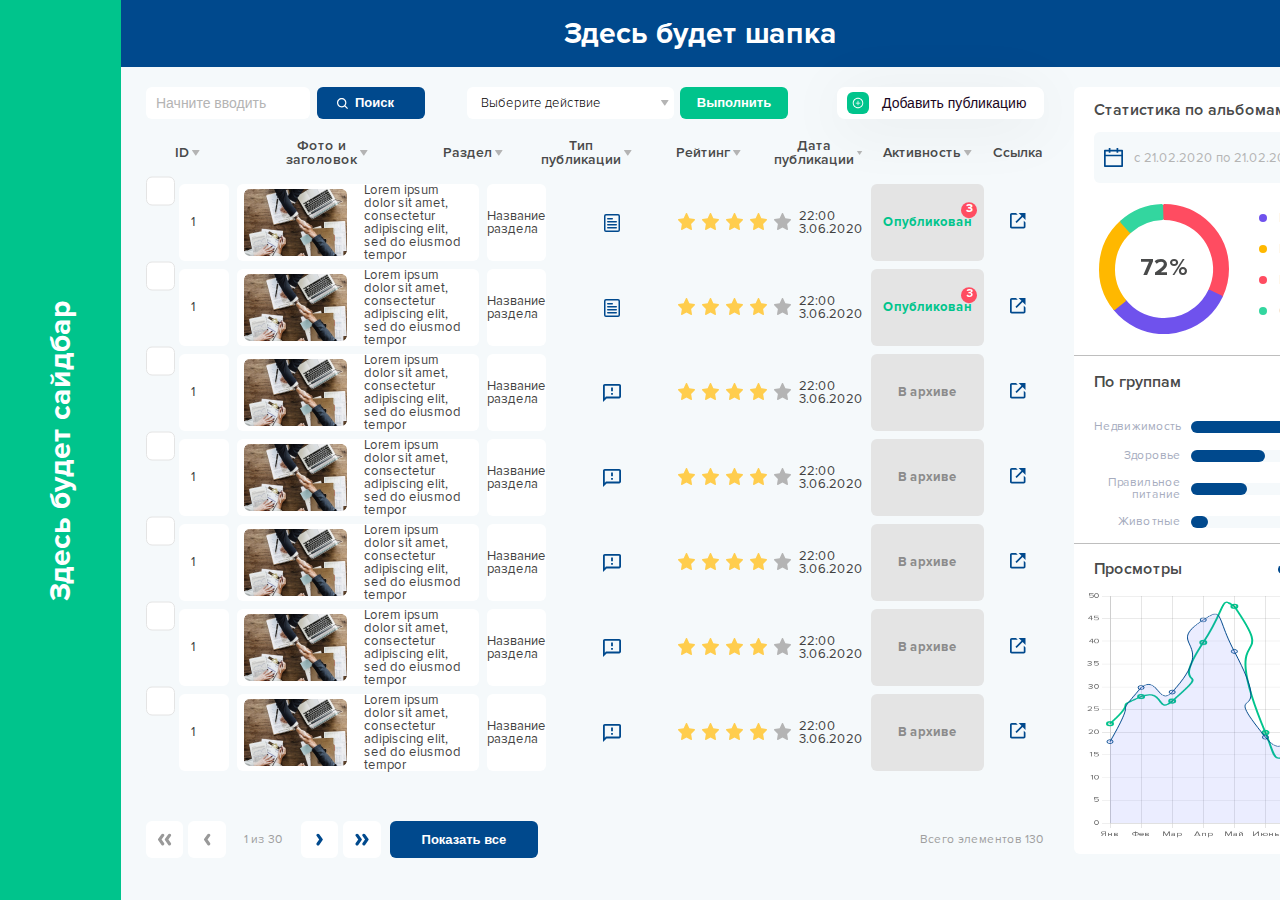
<file: index.html>
<!DOCTYPE html>
<html lang="en">

<head>
    <meta charset="UTF-8">
    <meta http-equiv="X-UA-Compatible" content="IE=edge">
    <meta name="viewport" content="width=device-width, initial-scale=1.0">
    <title>Все апубликации</title>
    <link rel="stylesheet" href="css/nice-select.css">
    <link rel="stylesheet" href="css/datepicker.css">
    <link rel="stylesheet" href="https://cdn.jsdelivr.net/npm/bootstrap@4.6.0/dist/css/bootstrap.min.css" integrity="sha384-B0vP5xmATw1+K9KRQjQERJvTumQW0nPEzvF6L/Z6nronJ3oUOFUFpCjEUQouq2+l" crossorigin="anonymous">
    <link rel="stylesheet" href="css/style.css">
</head>

<body>
    <div class="wrapper">
        <aside class='removed-sidebar'>
            <span>Здесь будет сайдбар</span>
        </aside>
        <main>
            <header class='removed-header'>Здесь будет шапка</header>
            <div class="content">
                <div class="content__left">
                    <div class="content-top">
                        <div class="content-top__left">
                            <div class="search">
                                <input type="text" placeholder="Начните вводить">
                                <button class="blue-btn">
                                    <svg width="11" height="11" viewBox="0 0 11 11" fill="none" xmlns="http://www.w3.org/2000/svg">
                                        <path d="M4.70412 9.40774C5.74783 9.40753 6.76147 9.05814 7.58363 8.41522L10.1685 11L11 10.1686L8.41508 7.58381C9.05837 6.76162 9.40799 5.7478 9.40824 4.70387C9.40824 2.11027 7.29786 0 4.70412 0C2.11039 0 0 2.11027 0 4.70387C0 7.29747 2.11039 9.40774 4.70412 9.40774ZM4.70412 1.17597C6.64986 1.17597 8.23221 2.75823 8.23221 4.70387C8.23221 6.64951 6.64986 8.23177 4.70412 8.23177C2.75838 8.23177 1.17603 6.64951 1.17603 4.70387C1.17603 2.75823 2.75838 1.17597 4.70412 1.17597Z" fill="white"/>
                                    </svg>
                                    <span>Поиск</span>
                                </button>
                            </div>
                            <div class="action">
                                <select class="select">
                                    <option disabled selected value="">Выберите действие</option>
                                    <option value="действие 1">действие 1</option>
                                    <option value="действие 2">действие 2</option>
                                    <option value="действие 3">действие 3</option>
                                </select>
                                <button class="green-btn">Выполнить</button>
                            </div>
                        </div>
                        <div class="content-top__right">
                            <button class="add-article add-btn custom-btn">
                                <i>
                                    <svg width="12" height="12" viewBox="0 0 12 12" fill="none" xmlns="http://www.w3.org/2000/svg">
                                        <path d="M8.15625 5.625H6.375V3.84375C6.375 3.79219 6.33281 3.75 6.28125 3.75H5.71875C5.66719 3.75 5.625 3.79219 5.625 3.84375V5.625H3.84375C3.79219 5.625 3.75 5.66719 3.75 5.71875V6.28125C3.75 6.33281 3.79219 6.375 3.84375 6.375H5.625V8.15625C5.625 8.20781 5.66719 8.25 5.71875 8.25H6.28125C6.33281 8.25 6.375 8.20781 6.375 8.15625V6.375H8.15625C8.20781 6.375 8.25 6.33281 8.25 6.28125V5.71875C8.25 5.66719 8.20781 5.625 8.15625 5.625Z" fill="white"/>
                                        <path d="M6 0.75C3.10078 0.75 0.75 3.10078 0.75 6C0.75 8.89922 3.10078 11.25 6 11.25C8.89922 11.25 11.25 8.89922 11.25 6C11.25 3.10078 8.89922 0.75 6 0.75ZM6 10.3594C3.59297 10.3594 1.64062 8.40703 1.64062 6C1.64062 3.59297 3.59297 1.64062 6 1.64062C8.40703 1.64062 10.3594 3.59297 10.3594 6C10.3594 8.40703 8.40703 10.3594 6 10.3594Z" fill="white"/>
                                    </svg>
                                </i>
                                <span>Добавить публикацию</span>
                            </button>
                        </div>
                    </div>
                    <div class="table">
                        <div class="table__head">
                            <div class="table__head-title">
                                <span>ID</span>
                                <svg class="svg-sort" width="8" height="6" viewBox="0 0 8 6" fill="none" xmlns="http://www.w3.org/2000/svg">
                                    <path d="M3.44095 5.46338C3.47535 5.51334 3.52138 5.5542 3.57508 5.58242C3.62878 5.61064 3.68853 5.62539 3.7492 5.62539C3.80986 5.62539 3.86962 5.61064 3.92331 5.58242C3.97701 5.5542 4.02305 5.51334 4.05745 5.46338L7.43245 0.588375C7.47151 0.532147 7.49442 0.466287 7.49869 0.397952C7.50295 0.329618 7.4884 0.261421 7.45663 0.200773C7.42486 0.140124 7.37707 0.0893432 7.31846 0.0539468C7.25985 0.0185505 7.19267 -0.000107379 7.1242 4.6487e-07H0.374198C0.305889 0.000282618 0.23895 0.0191805 0.180578 0.0546616C0.122207 0.0901427 0.0746116 0.140865 0.0429113 0.201373C0.0112111 0.261881 -0.00339494 0.329886 0.000664049 0.398075C0.00472303 0.466263 0.0272934 0.532055 0.065948 0.588375L3.44095 5.46338Z" fill="#B4B4B4"/>
                                </svg>
                            </div>
                            <div class="table__head-title">
                                <span>Фото и <br> заголовок</span>
                                <svg class="svg-sort" width="8" height="6" viewBox="0 0 8 6" fill="none" xmlns="http://www.w3.org/2000/svg">
                                    <path d="M3.44095 5.46338C3.47535 5.51334 3.52138 5.5542 3.57508 5.58242C3.62878 5.61064 3.68853 5.62539 3.7492 5.62539C3.80986 5.62539 3.86962 5.61064 3.92331 5.58242C3.97701 5.5542 4.02305 5.51334 4.05745 5.46338L7.43245 0.588375C7.47151 0.532147 7.49442 0.466287 7.49869 0.397952C7.50295 0.329618 7.4884 0.261421 7.45663 0.200773C7.42486 0.140124 7.37707 0.0893432 7.31846 0.0539468C7.25985 0.0185505 7.19267 -0.000107379 7.1242 4.6487e-07H0.374198C0.305889 0.000282618 0.23895 0.0191805 0.180578 0.0546616C0.122207 0.0901427 0.0746116 0.140865 0.0429113 0.201373C0.0112111 0.261881 -0.00339494 0.329886 0.000664049 0.398075C0.00472303 0.466263 0.0272934 0.532055 0.065948 0.588375L3.44095 5.46338Z" fill="#B4B4B4"/>
                                </svg>
                            </div>
                            <div class="table__head-title">
                                <span>Раздел</span>
                                <svg class="svg-sort" width="8" height="6" viewBox="0 0 8 6" fill="none" xmlns="http://www.w3.org/2000/svg">
                                    <path d="M3.44095 5.46338C3.47535 5.51334 3.52138 5.5542 3.57508 5.58242C3.62878 5.61064 3.68853 5.62539 3.7492 5.62539C3.80986 5.62539 3.86962 5.61064 3.92331 5.58242C3.97701 5.5542 4.02305 5.51334 4.05745 5.46338L7.43245 0.588375C7.47151 0.532147 7.49442 0.466287 7.49869 0.397952C7.50295 0.329618 7.4884 0.261421 7.45663 0.200773C7.42486 0.140124 7.37707 0.0893432 7.31846 0.0539468C7.25985 0.0185505 7.19267 -0.000107379 7.1242 4.6487e-07H0.374198C0.305889 0.000282618 0.23895 0.0191805 0.180578 0.0546616C0.122207 0.0901427 0.0746116 0.140865 0.0429113 0.201373C0.0112111 0.261881 -0.00339494 0.329886 0.000664049 0.398075C0.00472303 0.466263 0.0272934 0.532055 0.065948 0.588375L3.44095 5.46338Z" fill="#B4B4B4"/>
                                </svg>
                            </div>
                            <div class="table__head-title">
                                <span>Тип <br>                                    публикации</span>
                                <svg class="svg-sort" width="8" height="6" viewBox="0 0 8 6" fill="none" xmlns="http://www.w3.org/2000/svg">
                                    <path d="M3.44095 5.46338C3.47535 5.51334 3.52138 5.5542 3.57508 5.58242C3.62878 5.61064 3.68853 5.62539 3.7492 5.62539C3.80986 5.62539 3.86962 5.61064 3.92331 5.58242C3.97701 5.5542 4.02305 5.51334 4.05745 5.46338L7.43245 0.588375C7.47151 0.532147 7.49442 0.466287 7.49869 0.397952C7.50295 0.329618 7.4884 0.261421 7.45663 0.200773C7.42486 0.140124 7.37707 0.0893432 7.31846 0.0539468C7.25985 0.0185505 7.19267 -0.000107379 7.1242 4.6487e-07H0.374198C0.305889 0.000282618 0.23895 0.0191805 0.180578 0.0546616C0.122207 0.0901427 0.0746116 0.140865 0.0429113 0.201373C0.0112111 0.261881 -0.00339494 0.329886 0.000664049 0.398075C0.00472303 0.466263 0.0272934 0.532055 0.065948 0.588375L3.44095 5.46338Z" fill="#B4B4B4"/>
                                </svg>
                            </div>
                            <div class="table__head-title">
                                <span>Рейтинг </span>
                                <svg class="svg-sort" width="8" height="6" viewBox="0 0 8 6" fill="none" xmlns="http://www.w3.org/2000/svg">
                                    <path d="M3.44095 5.46338C3.47535 5.51334 3.52138 5.5542 3.57508 5.58242C3.62878 5.61064 3.68853 5.62539 3.7492 5.62539C3.80986 5.62539 3.86962 5.61064 3.92331 5.58242C3.97701 5.5542 4.02305 5.51334 4.05745 5.46338L7.43245 0.588375C7.47151 0.532147 7.49442 0.466287 7.49869 0.397952C7.50295 0.329618 7.4884 0.261421 7.45663 0.200773C7.42486 0.140124 7.37707 0.0893432 7.31846 0.0539468C7.25985 0.0185505 7.19267 -0.000107379 7.1242 4.6487e-07H0.374198C0.305889 0.000282618 0.23895 0.0191805 0.180578 0.0546616C0.122207 0.0901427 0.0746116 0.140865 0.0429113 0.201373C0.0112111 0.261881 -0.00339494 0.329886 0.000664049 0.398075C0.00472303 0.466263 0.0272934 0.532055 0.065948 0.588375L3.44095 5.46338Z" fill="#B4B4B4"/>
                                </svg>
                            </div>
                            <div class="table__head-title">
                                <span>Дата публикации </span>
                                <svg class="svg-sort" width="8" height="6" viewBox="0 0 8 6" fill="none" xmlns="http://www.w3.org/2000/svg">
                                    <path d="M3.44095 5.46338C3.47535 5.51334 3.52138 5.5542 3.57508 5.58242C3.62878 5.61064 3.68853 5.62539 3.7492 5.62539C3.80986 5.62539 3.86962 5.61064 3.92331 5.58242C3.97701 5.5542 4.02305 5.51334 4.05745 5.46338L7.43245 0.588375C7.47151 0.532147 7.49442 0.466287 7.49869 0.397952C7.50295 0.329618 7.4884 0.261421 7.45663 0.200773C7.42486 0.140124 7.37707 0.0893432 7.31846 0.0539468C7.25985 0.0185505 7.19267 -0.000107379 7.1242 4.6487e-07H0.374198C0.305889 0.000282618 0.23895 0.0191805 0.180578 0.0546616C0.122207 0.0901427 0.0746116 0.140865 0.0429113 0.201373C0.0112111 0.261881 -0.00339494 0.329886 0.000664049 0.398075C0.00472303 0.466263 0.0272934 0.532055 0.065948 0.588375L3.44095 5.46338Z" fill="#B4B4B4"/>
                                </svg>
                            </div>
                            <div class="table__head-title">
                                <span>Активность</span>
                                <svg class="svg-sort" width="8" height="6" viewBox="0 0 8 6" fill="none" xmlns="http://www.w3.org/2000/svg">
                                    <path d="M3.44095 5.46338C3.47535 5.51334 3.52138 5.5542 3.57508 5.58242C3.62878 5.61064 3.68853 5.62539 3.7492 5.62539C3.80986 5.62539 3.86962 5.61064 3.92331 5.58242C3.97701 5.5542 4.02305 5.51334 4.05745 5.46338L7.43245 0.588375C7.47151 0.532147 7.49442 0.466287 7.49869 0.397952C7.50295 0.329618 7.4884 0.261421 7.45663 0.200773C7.42486 0.140124 7.37707 0.0893432 7.31846 0.0539468C7.25985 0.0185505 7.19267 -0.000107379 7.1242 4.6487e-07H0.374198C0.305889 0.000282618 0.23895 0.0191805 0.180578 0.0546616C0.122207 0.0901427 0.0746116 0.140865 0.0429113 0.201373C0.0112111 0.261881 -0.00339494 0.329886 0.000664049 0.398075C0.00472303 0.466263 0.0272934 0.532055 0.065948 0.588375L3.44095 5.46338Z" fill="#B4B4B4"/>
                                </svg>
                            </div>
                            <div class="table__head-title">
                                <span>Ссылка</span>
                            </div>
                        </div>
                        <div class="table__row">
                            <div>
                                <div class="table__check">
                                    <input type='checkbox' class="checkbox" id='c' />
                                    <label for='c'></label>
                                </div>
                                <div>1</div>
                            </div>
                            <div>
                                <img src="img/article-img.jpg" alt="">
                                <span>Lorem ipsum dolor sit amet, consectetur adipiscing elit, sed do eiusmod tempor </span>
                            </div>
                            <div>Название раздела </div>
                            <div>
                                <svg width="16" height="18" viewBox="0 0 16 18" fill="none" xmlns="http://www.w3.org/2000/svg">
                                    <rect x="0.75" y="0.75" width="14.5" height="16.5" rx="1.25" stroke="#00498D" stroke-width="1.5"/>
                                    <rect x="3" y="13" width="10" height="1.5" rx="0.75" fill="#00498D"/>
                                    <rect x="3" y="10" width="10" height="1.5" rx="0.75" fill="#00498D"/>
                                    <rect x="3" y="7" width="10" height="1.5" rx="0.75" fill="#00498D"/>
                                    <rect x="3" y="4" width="6" height="1.5" rx="0.75" fill="#00498D"/>
                                </svg>
                            </div>
                            <div>
                                <div class="table__rating ">
                                    <div class="rating ">
                                        <div class="rating__item ">
                                            <svg width="17 " height="17 " viewBox="0 0 17 17 " fill="none " xmlns="http://www.w3.org/2000/svg ">
                                                <path d="M16.4505 5.98618L11.3543 5.21059L9.07611 0.374144C9.01388 0.241725 8.91152 0.134529 8.78506 0.0693701C8.46793 -0.0945772 8.08254 0.0420455 7.92397 0.374144L5.64581 5.21059L0.549539 5.98618C0.409035
                                    6.0072 0.280575 6.07656 0.182222 6.18166C0.0633192 6.30964 -0.00220171 6.48181 5.64944e-05 6.66035C0.0023147 6.83888 0.0721672 7.00918 0.194265 7.13381L3.88148 10.8983L3.01036 16.214C2.98993 16.3376 3.003 16.4648 3.04808
                                    16.5811C3.09316 16.6973 3.16845 16.7981 3.26541 16.8718C3.36237 16.9456 3.47713 16.9894 3.59666 16.9983C3.7162 17.0072 3.83573 16.9809 3.9417 16.9223L8.50004 14.4127L13.0584 16.9223C13.1828 16.9917 13.3273 17.0148 13.4658
                                    16.9896C13.8151 16.9265 14.0499 16.5797 13.9897 16.214L13.1186 10.8983L16.8058 7.13381C16.9062 7.03082 16.9724 6.8963 16.9925 6.74917C17.0467 6.38134 16.8018 6.04083 16.4505 5.98618Z " fill="#FFCD4D "/>
                                            </svg>
                                        </div>
                                        <div class="rating__item ">
                                            <svg width="17 " height="17 " viewBox="0 0 17 17 " fill="none " xmlns="http://www.w3.org/2000/svg ">
                                                <path d="M16.4505 5.98618L11.3543 5.21059L9.07611 0.374144C9.01388 0.241725 8.91152 0.134529 8.78506 0.0693701C8.46793 -0.0945772 8.08254 0.0420455 7.92397 0.374144L5.64581 5.21059L0.549539 5.98618C0.409035
                                    6.0072 0.280575 6.07656 0.182222 6.18166C0.0633192 6.30964 -0.00220171 6.48181 5.64944e-05 6.66035C0.0023147 6.83888 0.0721672 7.00918 0.194265 7.13381L3.88148 10.8983L3.01036 16.214C2.98993 16.3376 3.003 16.4648 3.04808
                                    16.5811C3.09316 16.6973 3.16845 16.7981 3.26541 16.8718C3.36237 16.9456 3.47713 16.9894 3.59666 16.9983C3.7162 17.0072 3.83573 16.9809 3.9417 16.9223L8.50004 14.4127L13.0584 16.9223C13.1828 16.9917 13.3273 17.0148 13.4658
                                    16.9896C13.8151 16.9265 14.0499 16.5797 13.9897 16.214L13.1186 10.8983L16.8058 7.13381C16.9062 7.03082 16.9724 6.8963 16.9925 6.74917C17.0467 6.38134 16.8018 6.04083 16.4505 5.98618Z " fill="#FFCD4D "/>
                                            </svg>
                                        </div>
                                        <div class="rating__item ">
                                            <svg width="17 " height="17 " viewBox="0 0 17 17 " fill="none " xmlns="http://www.w3.org/2000/svg ">
                                                <path d="M16.4505 5.98618L11.3543 5.21059L9.07611 0.374144C9.01388 0.241725 8.91152 0.134529 8.78506 0.0693701C8.46793 -0.0945772 8.08254 0.0420455 7.92397 0.374144L5.64581 5.21059L0.549539 5.98618C0.409035
                                    6.0072 0.280575 6.07656 0.182222 6.18166C0.0633192 6.30964 -0.00220171 6.48181 5.64944e-05 6.66035C0.0023147 6.83888 0.0721672 7.00918 0.194265 7.13381L3.88148 10.8983L3.01036 16.214C2.98993 16.3376 3.003 16.4648 3.04808
                                    16.5811C3.09316 16.6973 3.16845 16.7981 3.26541 16.8718C3.36237 16.9456 3.47713 16.9894 3.59666 16.9983C3.7162 17.0072 3.83573 16.9809 3.9417 16.9223L8.50004 14.4127L13.0584 16.9223C13.1828 16.9917 13.3273 17.0148 13.4658
                                    16.9896C13.8151 16.9265 14.0499 16.5797 13.9897 16.214L13.1186 10.8983L16.8058 7.13381C16.9062 7.03082 16.9724 6.8963 16.9925 6.74917C17.0467 6.38134 16.8018 6.04083 16.4505 5.98618Z " fill="#FFCD4D "/>
                                            </svg>
                                        </div>
                                        <div class="rating__item ">
                                            <svg width="17 " height="17 " viewBox="0 0 17 17 " fill="none " xmlns="http://www.w3.org/2000/svg ">
                                                <path d="M16.4505 5.98618L11.3543 5.21059L9.07611 0.374144C9.01388 0.241725 8.91152 0.134529 8.78506 0.0693701C8.46793 -0.0945772 8.08254 0.0420455 7.92397 0.374144L5.64581 5.21059L0.549539 5.98618C0.409035
                                    6.0072 0.280575 6.07656 0.182222 6.18166C0.0633192 6.30964 -0.00220171 6.48181 5.64944e-05 6.66035C0.0023147 6.83888 0.0721672 7.00918 0.194265 7.13381L3.88148 10.8983L3.01036 16.214C2.98993 16.3376 3.003 16.4648 3.04808
                                    16.5811C3.09316 16.6973 3.16845 16.7981 3.26541 16.8718C3.36237 16.9456 3.47713 16.9894 3.59666 16.9983C3.7162 17.0072 3.83573 16.9809 3.9417 16.9223L8.50004 14.4127L13.0584 16.9223C13.1828 16.9917 13.3273 17.0148 13.4658
                                    16.9896C13.8151 16.9265 14.0499 16.5797 13.9897 16.214L13.1186 10.8983L16.8058 7.13381C16.9062 7.03082 16.9724 6.8963 16.9925 6.74917C17.0467 6.38134 16.8018 6.04083 16.4505 5.98618Z " fill="#FFCD4D "/>
                                            </svg>
                                        </div>
                                        <div class="rating__item ">
                                            <svg width="17 " height="17 " viewBox="0 0 17 17 " fill="none " xmlns="http://www.w3.org/2000/svg ">
                                                <path d="M16.4505 5.98618L11.3543 5.21059L9.07611 0.374144C9.01388 0.241725 8.91152 0.134529 8.78506 0.0693701C8.46793 -0.0945772 8.08254 0.0420455 7.92397 0.374144L5.64581 5.21059L0.549539 5.98618C0.409035
                                    6.0072 0.280575 6.07656 0.182222 6.18166C0.0633192 6.30964 -0.00220171 6.48181 5.64944e-05 6.66035C0.0023147 6.83888 0.0721672 7.00918 0.194265 7.13381L3.88148 10.8983L3.01036 16.214C2.98993 16.3376 3.003 16.4648 3.04808
                                    16.5811C3.09316 16.6973 3.16845 16.7981 3.26541 16.8718C3.36237 16.9456 3.47713 16.9894 3.59666 16.9983C3.7162 17.0072 3.83573 16.9809 3.9417 16.9223L8.50004 14.4127L13.0584 16.9223C13.1828 16.9917 13.3273 17.0148 13.4658
                                    16.9896C13.8151 16.9265 14.0499 16.5797 13.9897 16.214L13.1186 10.8983L16.8058 7.13381C16.9062 7.03082 16.9724 6.8963 16.9925 6.74917C17.0467 6.38134 16.8018 6.04083 16.4505 5.98618Z " fill="#B4B4B4 "/>
                                            </svg>
                                        </div>
                                    </div>

                                </div>
                            </div>
                            <div>22:00 3.06.2020 </div>
                            <div>
                                <strong class="text--green">Опубликован</strong>
                                <span class="table__notification">3</span>
                            </div>
                            <div class="table__link ">
                                <a href=" "><img src="img/link.svg " alt=" "></a>
                            </div>
                        </div>
                        <div class="table__row">
                            <div>
                                <div class="table__check">
                                    <input type='checkbox' class="checkbox" id='c' />
                                    <label for='c'></label>
                                </div>
                                <div>1</div>
                            </div>
                            <div>
                                <img src="img/article-img.jpg" alt="">
                                <span>Lorem ipsum dolor sit amet, consectetur adipiscing elit, sed do eiusmod tempor </span>
                            </div>
                            <div>Название раздела </div>
                            <div>
                                <svg width="16" height="18" viewBox="0 0 16 18" fill="none" xmlns="http://www.w3.org/2000/svg">
                                    <rect x="0.75" y="0.75" width="14.5" height="16.5" rx="1.25" stroke="#00498D" stroke-width="1.5"/>
                                    <rect x="3" y="13" width="10" height="1.5" rx="0.75" fill="#00498D"/>
                                    <rect x="3" y="10" width="10" height="1.5" rx="0.75" fill="#00498D"/>
                                    <rect x="3" y="7" width="10" height="1.5" rx="0.75" fill="#00498D"/>
                                    <rect x="3" y="4" width="6" height="1.5" rx="0.75" fill="#00498D"/>
                                </svg>
                            </div>
                            <div>
                                <div class="table__rating ">
                                    <div class="rating ">
                                        <div class="rating__item ">
                                            <svg width="17 " height="17 " viewBox="0 0 17 17 " fill="none " xmlns="http://www.w3.org/2000/svg ">
                                                <path d="M16.4505 5.98618L11.3543 5.21059L9.07611 0.374144C9.01388 0.241725 8.91152 0.134529 8.78506 0.0693701C8.46793 -0.0945772 8.08254 0.0420455 7.92397 0.374144L5.64581 5.21059L0.549539 5.98618C0.409035
                                    6.0072 0.280575 6.07656 0.182222 6.18166C0.0633192 6.30964 -0.00220171 6.48181 5.64944e-05 6.66035C0.0023147 6.83888 0.0721672 7.00918 0.194265 7.13381L3.88148 10.8983L3.01036 16.214C2.98993 16.3376 3.003 16.4648 3.04808
                                    16.5811C3.09316 16.6973 3.16845 16.7981 3.26541 16.8718C3.36237 16.9456 3.47713 16.9894 3.59666 16.9983C3.7162 17.0072 3.83573 16.9809 3.9417 16.9223L8.50004 14.4127L13.0584 16.9223C13.1828 16.9917 13.3273 17.0148 13.4658
                                    16.9896C13.8151 16.9265 14.0499 16.5797 13.9897 16.214L13.1186 10.8983L16.8058 7.13381C16.9062 7.03082 16.9724 6.8963 16.9925 6.74917C17.0467 6.38134 16.8018 6.04083 16.4505 5.98618Z " fill="#FFCD4D "/>
                                            </svg>
                                        </div>
                                        <div class="rating__item ">
                                            <svg width="17 " height="17 " viewBox="0 0 17 17 " fill="none " xmlns="http://www.w3.org/2000/svg ">
                                                <path d="M16.4505 5.98618L11.3543 5.21059L9.07611 0.374144C9.01388 0.241725 8.91152 0.134529 8.78506 0.0693701C8.46793 -0.0945772 8.08254 0.0420455 7.92397 0.374144L5.64581 5.21059L0.549539 5.98618C0.409035
                                    6.0072 0.280575 6.07656 0.182222 6.18166C0.0633192 6.30964 -0.00220171 6.48181 5.64944e-05 6.66035C0.0023147 6.83888 0.0721672 7.00918 0.194265 7.13381L3.88148 10.8983L3.01036 16.214C2.98993 16.3376 3.003 16.4648 3.04808
                                    16.5811C3.09316 16.6973 3.16845 16.7981 3.26541 16.8718C3.36237 16.9456 3.47713 16.9894 3.59666 16.9983C3.7162 17.0072 3.83573 16.9809 3.9417 16.9223L8.50004 14.4127L13.0584 16.9223C13.1828 16.9917 13.3273 17.0148 13.4658
                                    16.9896C13.8151 16.9265 14.0499 16.5797 13.9897 16.214L13.1186 10.8983L16.8058 7.13381C16.9062 7.03082 16.9724 6.8963 16.9925 6.74917C17.0467 6.38134 16.8018 6.04083 16.4505 5.98618Z " fill="#FFCD4D "/>
                                            </svg>
                                        </div>
                                        <div class="rating__item ">
                                            <svg width="17 " height="17 " viewBox="0 0 17 17 " fill="none " xmlns="http://www.w3.org/2000/svg ">
                                                <path d="M16.4505 5.98618L11.3543 5.21059L9.07611 0.374144C9.01388 0.241725 8.91152 0.134529 8.78506 0.0693701C8.46793 -0.0945772 8.08254 0.0420455 7.92397 0.374144L5.64581 5.21059L0.549539 5.98618C0.409035
                                    6.0072 0.280575 6.07656 0.182222 6.18166C0.0633192 6.30964 -0.00220171 6.48181 5.64944e-05 6.66035C0.0023147 6.83888 0.0721672 7.00918 0.194265 7.13381L3.88148 10.8983L3.01036 16.214C2.98993 16.3376 3.003 16.4648 3.04808
                                    16.5811C3.09316 16.6973 3.16845 16.7981 3.26541 16.8718C3.36237 16.9456 3.47713 16.9894 3.59666 16.9983C3.7162 17.0072 3.83573 16.9809 3.9417 16.9223L8.50004 14.4127L13.0584 16.9223C13.1828 16.9917 13.3273 17.0148 13.4658
                                    16.9896C13.8151 16.9265 14.0499 16.5797 13.9897 16.214L13.1186 10.8983L16.8058 7.13381C16.9062 7.03082 16.9724 6.8963 16.9925 6.74917C17.0467 6.38134 16.8018 6.04083 16.4505 5.98618Z " fill="#FFCD4D "/>
                                            </svg>
                                        </div>
                                        <div class="rating__item ">
                                            <svg width="17 " height="17 " viewBox="0 0 17 17 " fill="none " xmlns="http://www.w3.org/2000/svg ">
                                                <path d="M16.4505 5.98618L11.3543 5.21059L9.07611 0.374144C9.01388 0.241725 8.91152 0.134529 8.78506 0.0693701C8.46793 -0.0945772 8.08254 0.0420455 7.92397 0.374144L5.64581 5.21059L0.549539 5.98618C0.409035
                                    6.0072 0.280575 6.07656 0.182222 6.18166C0.0633192 6.30964 -0.00220171 6.48181 5.64944e-05 6.66035C0.0023147 6.83888 0.0721672 7.00918 0.194265 7.13381L3.88148 10.8983L3.01036 16.214C2.98993 16.3376 3.003 16.4648 3.04808
                                    16.5811C3.09316 16.6973 3.16845 16.7981 3.26541 16.8718C3.36237 16.9456 3.47713 16.9894 3.59666 16.9983C3.7162 17.0072 3.83573 16.9809 3.9417 16.9223L8.50004 14.4127L13.0584 16.9223C13.1828 16.9917 13.3273 17.0148 13.4658
                                    16.9896C13.8151 16.9265 14.0499 16.5797 13.9897 16.214L13.1186 10.8983L16.8058 7.13381C16.9062 7.03082 16.9724 6.8963 16.9925 6.74917C17.0467 6.38134 16.8018 6.04083 16.4505 5.98618Z " fill="#FFCD4D "/>
                                            </svg>
                                        </div>
                                        <div class="rating__item ">
                                            <svg width="17 " height="17 " viewBox="0 0 17 17 " fill="none " xmlns="http://www.w3.org/2000/svg ">
                                                <path d="M16.4505 5.98618L11.3543 5.21059L9.07611 0.374144C9.01388 0.241725 8.91152 0.134529 8.78506 0.0693701C8.46793 -0.0945772 8.08254 0.0420455 7.92397 0.374144L5.64581 5.21059L0.549539 5.98618C0.409035
                                    6.0072 0.280575 6.07656 0.182222 6.18166C0.0633192 6.30964 -0.00220171 6.48181 5.64944e-05 6.66035C0.0023147 6.83888 0.0721672 7.00918 0.194265 7.13381L3.88148 10.8983L3.01036 16.214C2.98993 16.3376 3.003 16.4648 3.04808
                                    16.5811C3.09316 16.6973 3.16845 16.7981 3.26541 16.8718C3.36237 16.9456 3.47713 16.9894 3.59666 16.9983C3.7162 17.0072 3.83573 16.9809 3.9417 16.9223L8.50004 14.4127L13.0584 16.9223C13.1828 16.9917 13.3273 17.0148 13.4658
                                    16.9896C13.8151 16.9265 14.0499 16.5797 13.9897 16.214L13.1186 10.8983L16.8058 7.13381C16.9062 7.03082 16.9724 6.8963 16.9925 6.74917C17.0467 6.38134 16.8018 6.04083 16.4505 5.98618Z " fill="#B4B4B4 "/>
                                            </svg>
                                        </div>
                                    </div>

                                </div>
                            </div>
                            <div>22:00 3.06.2020 </div>
                            <div>
                                <strong class="text--green">Опубликован</strong>
                                <span class="table__notification">3</span>
                            </div>
                            <div class="table__link ">
                                <a href=" "><img src="img/link.svg " alt=" "></a>
                            </div>
                        </div>
                        <div class="table__row">
                            <div>
                                <div class="table__check">
                                    <input type='checkbox' class="checkbox" id='c' />
                                    <label for='c'></label>
                                </div>
                                <div>1</div>
                            </div>
                            <div>
                                <img src="img/article-img.jpg" alt="">
                                <span>Lorem ipsum dolor sit amet, consectetur adipiscing elit, sed do eiusmod tempor </span>
                            </div>
                            <div>Название раздела </div>
                            <div>
                                <svg width="18" height="18" viewBox="0 0 18 18" fill="none" xmlns="http://www.w3.org/2000/svg">
                                    <path d="M16.2 0H1.8C0.81 0 0.00899999 0.81 0.00899999 1.8L0 18L3.6 14.4H16.2C17.19 14.4 18 13.59 18 12.6V1.8C18 0.81 17.19 0 16.2 0ZM16.2 12.6H2.853L2.322 13.131L1.8 13.653V1.8H16.2V12.6ZM8.1 9H9.9V10.8H8.1V9ZM8.1 3.6H9.9V7.2H8.1V3.6Z" fill="#00498D"/>
                                </svg>
                            </div>
                            <div>
                                <div class="table__rating ">
                                    <div class="rating ">
                                        <div class="rating__item ">
                                            <svg width="17 " height="17 " viewBox="0 0 17 17 " fill="none " xmlns="http://www.w3.org/2000/svg ">
                                                <path d="M16.4505 5.98618L11.3543 5.21059L9.07611 0.374144C9.01388 0.241725 8.91152 0.134529 8.78506 0.0693701C8.46793 -0.0945772 8.08254 0.0420455 7.92397 0.374144L5.64581 5.21059L0.549539 5.98618C0.409035
                                    6.0072 0.280575 6.07656 0.182222 6.18166C0.0633192 6.30964 -0.00220171 6.48181 5.64944e-05 6.66035C0.0023147 6.83888 0.0721672 7.00918 0.194265 7.13381L3.88148 10.8983L3.01036 16.214C2.98993 16.3376 3.003 16.4648 3.04808
                                    16.5811C3.09316 16.6973 3.16845 16.7981 3.26541 16.8718C3.36237 16.9456 3.47713 16.9894 3.59666 16.9983C3.7162 17.0072 3.83573 16.9809 3.9417 16.9223L8.50004 14.4127L13.0584 16.9223C13.1828 16.9917 13.3273 17.0148 13.4658
                                    16.9896C13.8151 16.9265 14.0499 16.5797 13.9897 16.214L13.1186 10.8983L16.8058 7.13381C16.9062 7.03082 16.9724 6.8963 16.9925 6.74917C17.0467 6.38134 16.8018 6.04083 16.4505 5.98618Z " fill="#FFCD4D "/>
                                            </svg>
                                        </div>
                                        <div class="rating__item ">
                                            <svg width="17 " height="17 " viewBox="0 0 17 17 " fill="none " xmlns="http://www.w3.org/2000/svg ">
                                                <path d="M16.4505 5.98618L11.3543 5.21059L9.07611 0.374144C9.01388 0.241725 8.91152 0.134529 8.78506 0.0693701C8.46793 -0.0945772 8.08254 0.0420455 7.92397 0.374144L5.64581 5.21059L0.549539 5.98618C0.409035
                                    6.0072 0.280575 6.07656 0.182222 6.18166C0.0633192 6.30964 -0.00220171 6.48181 5.64944e-05 6.66035C0.0023147 6.83888 0.0721672 7.00918 0.194265 7.13381L3.88148 10.8983L3.01036 16.214C2.98993 16.3376 3.003 16.4648 3.04808
                                    16.5811C3.09316 16.6973 3.16845 16.7981 3.26541 16.8718C3.36237 16.9456 3.47713 16.9894 3.59666 16.9983C3.7162 17.0072 3.83573 16.9809 3.9417 16.9223L8.50004 14.4127L13.0584 16.9223C13.1828 16.9917 13.3273 17.0148 13.4658
                                    16.9896C13.8151 16.9265 14.0499 16.5797 13.9897 16.214L13.1186 10.8983L16.8058 7.13381C16.9062 7.03082 16.9724 6.8963 16.9925 6.74917C17.0467 6.38134 16.8018 6.04083 16.4505 5.98618Z " fill="#FFCD4D "/>
                                            </svg>
                                        </div>
                                        <div class="rating__item ">
                                            <svg width="17 " height="17 " viewBox="0 0 17 17 " fill="none " xmlns="http://www.w3.org/2000/svg ">
                                                <path d="M16.4505 5.98618L11.3543 5.21059L9.07611 0.374144C9.01388 0.241725 8.91152 0.134529 8.78506 0.0693701C8.46793 -0.0945772 8.08254 0.0420455 7.92397 0.374144L5.64581 5.21059L0.549539 5.98618C0.409035
                                    6.0072 0.280575 6.07656 0.182222 6.18166C0.0633192 6.30964 -0.00220171 6.48181 5.64944e-05 6.66035C0.0023147 6.83888 0.0721672 7.00918 0.194265 7.13381L3.88148 10.8983L3.01036 16.214C2.98993 16.3376 3.003 16.4648 3.04808
                                    16.5811C3.09316 16.6973 3.16845 16.7981 3.26541 16.8718C3.36237 16.9456 3.47713 16.9894 3.59666 16.9983C3.7162 17.0072 3.83573 16.9809 3.9417 16.9223L8.50004 14.4127L13.0584 16.9223C13.1828 16.9917 13.3273 17.0148 13.4658
                                    16.9896C13.8151 16.9265 14.0499 16.5797 13.9897 16.214L13.1186 10.8983L16.8058 7.13381C16.9062 7.03082 16.9724 6.8963 16.9925 6.74917C17.0467 6.38134 16.8018 6.04083 16.4505 5.98618Z " fill="#FFCD4D "/>
                                            </svg>
                                        </div>
                                        <div class="rating__item ">
                                            <svg width="17 " height="17 " viewBox="0 0 17 17 " fill="none " xmlns="http://www.w3.org/2000/svg ">
                                                <path d="M16.4505 5.98618L11.3543 5.21059L9.07611 0.374144C9.01388 0.241725 8.91152 0.134529 8.78506 0.0693701C8.46793 -0.0945772 8.08254 0.0420455 7.92397 0.374144L5.64581 5.21059L0.549539 5.98618C0.409035
                                    6.0072 0.280575 6.07656 0.182222 6.18166C0.0633192 6.30964 -0.00220171 6.48181 5.64944e-05 6.66035C0.0023147 6.83888 0.0721672 7.00918 0.194265 7.13381L3.88148 10.8983L3.01036 16.214C2.98993 16.3376 3.003 16.4648 3.04808
                                    16.5811C3.09316 16.6973 3.16845 16.7981 3.26541 16.8718C3.36237 16.9456 3.47713 16.9894 3.59666 16.9983C3.7162 17.0072 3.83573 16.9809 3.9417 16.9223L8.50004 14.4127L13.0584 16.9223C13.1828 16.9917 13.3273 17.0148 13.4658
                                    16.9896C13.8151 16.9265 14.0499 16.5797 13.9897 16.214L13.1186 10.8983L16.8058 7.13381C16.9062 7.03082 16.9724 6.8963 16.9925 6.74917C17.0467 6.38134 16.8018 6.04083 16.4505 5.98618Z " fill="#FFCD4D "/>
                                            </svg>
                                        </div>
                                        <div class="rating__item ">
                                            <svg width="17 " height="17 " viewBox="0 0 17 17 " fill="none " xmlns="http://www.w3.org/2000/svg ">
                                                <path d="M16.4505 5.98618L11.3543 5.21059L9.07611 0.374144C9.01388 0.241725 8.91152 0.134529 8.78506 0.0693701C8.46793 -0.0945772 8.08254 0.0420455 7.92397 0.374144L5.64581 5.21059L0.549539 5.98618C0.409035
                                    6.0072 0.280575 6.07656 0.182222 6.18166C0.0633192 6.30964 -0.00220171 6.48181 5.64944e-05 6.66035C0.0023147 6.83888 0.0721672 7.00918 0.194265 7.13381L3.88148 10.8983L3.01036 16.214C2.98993 16.3376 3.003 16.4648 3.04808
                                    16.5811C3.09316 16.6973 3.16845 16.7981 3.26541 16.8718C3.36237 16.9456 3.47713 16.9894 3.59666 16.9983C3.7162 17.0072 3.83573 16.9809 3.9417 16.9223L8.50004 14.4127L13.0584 16.9223C13.1828 16.9917 13.3273 17.0148 13.4658
                                    16.9896C13.8151 16.9265 14.0499 16.5797 13.9897 16.214L13.1186 10.8983L16.8058 7.13381C16.9062 7.03082 16.9724 6.8963 16.9925 6.74917C17.0467 6.38134 16.8018 6.04083 16.4505 5.98618Z " fill="#B4B4B4 "/>
                                            </svg>
                                        </div>
                                    </div>

                                </div>
                            </div>
                            <div>22:00 3.06.2020 </div>
                            <div>
                                <strong class="text--grey">В архиве</strong>
                            </div>
                            <div class="table__link ">
                                <a href=" "><img src="img/link.svg " alt=" "></a>
                            </div>
                        </div>
                        <div class="table__row">
                            <div>
                                <div class="table__check">
                                    <input type='checkbox' class="checkbox" id='c' />
                                    <label for='c'></label>
                                </div>
                                <div>1</div>
                            </div>
                            <div>
                                <img src="img/article-img.jpg" alt="">
                                <span>Lorem ipsum dolor sit amet, consectetur adipiscing elit, sed do eiusmod tempor </span>
                            </div>
                            <div>Название раздела </div>
                            <div>
                                <svg width="18" height="18" viewBox="0 0 18 18" fill="none" xmlns="http://www.w3.org/2000/svg">
                                    <path d="M16.2 0H1.8C0.81 0 0.00899999 0.81 0.00899999 1.8L0 18L3.6 14.4H16.2C17.19 14.4 18 13.59 18 12.6V1.8C18 0.81 17.19 0 16.2 0ZM16.2 12.6H2.853L2.322 13.131L1.8 13.653V1.8H16.2V12.6ZM8.1 9H9.9V10.8H8.1V9ZM8.1 3.6H9.9V7.2H8.1V3.6Z" fill="#00498D"/>
                                </svg>
                            </div>
                            <div>
                                <div class="table__rating ">
                                    <div class="rating ">
                                        <div class="rating__item ">
                                            <svg width="17 " height="17 " viewBox="0 0 17 17 " fill="none " xmlns="http://www.w3.org/2000/svg ">
                                                <path d="M16.4505 5.98618L11.3543 5.21059L9.07611 0.374144C9.01388 0.241725 8.91152 0.134529 8.78506 0.0693701C8.46793 -0.0945772 8.08254 0.0420455 7.92397 0.374144L5.64581 5.21059L0.549539 5.98618C0.409035
                                    6.0072 0.280575 6.07656 0.182222 6.18166C0.0633192 6.30964 -0.00220171 6.48181 5.64944e-05 6.66035C0.0023147 6.83888 0.0721672 7.00918 0.194265 7.13381L3.88148 10.8983L3.01036 16.214C2.98993 16.3376 3.003 16.4648 3.04808
                                    16.5811C3.09316 16.6973 3.16845 16.7981 3.26541 16.8718C3.36237 16.9456 3.47713 16.9894 3.59666 16.9983C3.7162 17.0072 3.83573 16.9809 3.9417 16.9223L8.50004 14.4127L13.0584 16.9223C13.1828 16.9917 13.3273 17.0148 13.4658
                                    16.9896C13.8151 16.9265 14.0499 16.5797 13.9897 16.214L13.1186 10.8983L16.8058 7.13381C16.9062 7.03082 16.9724 6.8963 16.9925 6.74917C17.0467 6.38134 16.8018 6.04083 16.4505 5.98618Z " fill="#FFCD4D "/>
                                            </svg>
                                        </div>
                                        <div class="rating__item ">
                                            <svg width="17 " height="17 " viewBox="0 0 17 17 " fill="none " xmlns="http://www.w3.org/2000/svg ">
                                                <path d="M16.4505 5.98618L11.3543 5.21059L9.07611 0.374144C9.01388 0.241725 8.91152 0.134529 8.78506 0.0693701C8.46793 -0.0945772 8.08254 0.0420455 7.92397 0.374144L5.64581 5.21059L0.549539 5.98618C0.409035
                                    6.0072 0.280575 6.07656 0.182222 6.18166C0.0633192 6.30964 -0.00220171 6.48181 5.64944e-05 6.66035C0.0023147 6.83888 0.0721672 7.00918 0.194265 7.13381L3.88148 10.8983L3.01036 16.214C2.98993 16.3376 3.003 16.4648 3.04808
                                    16.5811C3.09316 16.6973 3.16845 16.7981 3.26541 16.8718C3.36237 16.9456 3.47713 16.9894 3.59666 16.9983C3.7162 17.0072 3.83573 16.9809 3.9417 16.9223L8.50004 14.4127L13.0584 16.9223C13.1828 16.9917 13.3273 17.0148 13.4658
                                    16.9896C13.8151 16.9265 14.0499 16.5797 13.9897 16.214L13.1186 10.8983L16.8058 7.13381C16.9062 7.03082 16.9724 6.8963 16.9925 6.74917C17.0467 6.38134 16.8018 6.04083 16.4505 5.98618Z " fill="#FFCD4D "/>
                                            </svg>
                                        </div>
                                        <div class="rating__item ">
                                            <svg width="17 " height="17 " viewBox="0 0 17 17 " fill="none " xmlns="http://www.w3.org/2000/svg ">
                                                <path d="M16.4505 5.98618L11.3543 5.21059L9.07611 0.374144C9.01388 0.241725 8.91152 0.134529 8.78506 0.0693701C8.46793 -0.0945772 8.08254 0.0420455 7.92397 0.374144L5.64581 5.21059L0.549539 5.98618C0.409035
                                    6.0072 0.280575 6.07656 0.182222 6.18166C0.0633192 6.30964 -0.00220171 6.48181 5.64944e-05 6.66035C0.0023147 6.83888 0.0721672 7.00918 0.194265 7.13381L3.88148 10.8983L3.01036 16.214C2.98993 16.3376 3.003 16.4648 3.04808
                                    16.5811C3.09316 16.6973 3.16845 16.7981 3.26541 16.8718C3.36237 16.9456 3.47713 16.9894 3.59666 16.9983C3.7162 17.0072 3.83573 16.9809 3.9417 16.9223L8.50004 14.4127L13.0584 16.9223C13.1828 16.9917 13.3273 17.0148 13.4658
                                    16.9896C13.8151 16.9265 14.0499 16.5797 13.9897 16.214L13.1186 10.8983L16.8058 7.13381C16.9062 7.03082 16.9724 6.8963 16.9925 6.74917C17.0467 6.38134 16.8018 6.04083 16.4505 5.98618Z " fill="#FFCD4D "/>
                                            </svg>
                                        </div>
                                        <div class="rating__item ">
                                            <svg width="17 " height="17 " viewBox="0 0 17 17 " fill="none " xmlns="http://www.w3.org/2000/svg ">
                                                <path d="M16.4505 5.98618L11.3543 5.21059L9.07611 0.374144C9.01388 0.241725 8.91152 0.134529 8.78506 0.0693701C8.46793 -0.0945772 8.08254 0.0420455 7.92397 0.374144L5.64581 5.21059L0.549539 5.98618C0.409035
                                    6.0072 0.280575 6.07656 0.182222 6.18166C0.0633192 6.30964 -0.00220171 6.48181 5.64944e-05 6.66035C0.0023147 6.83888 0.0721672 7.00918 0.194265 7.13381L3.88148 10.8983L3.01036 16.214C2.98993 16.3376 3.003 16.4648 3.04808
                                    16.5811C3.09316 16.6973 3.16845 16.7981 3.26541 16.8718C3.36237 16.9456 3.47713 16.9894 3.59666 16.9983C3.7162 17.0072 3.83573 16.9809 3.9417 16.9223L8.50004 14.4127L13.0584 16.9223C13.1828 16.9917 13.3273 17.0148 13.4658
                                    16.9896C13.8151 16.9265 14.0499 16.5797 13.9897 16.214L13.1186 10.8983L16.8058 7.13381C16.9062 7.03082 16.9724 6.8963 16.9925 6.74917C17.0467 6.38134 16.8018 6.04083 16.4505 5.98618Z " fill="#FFCD4D "/>
                                            </svg>
                                        </div>
                                        <div class="rating__item ">
                                            <svg width="17 " height="17 " viewBox="0 0 17 17 " fill="none " xmlns="http://www.w3.org/2000/svg ">
                                                <path d="M16.4505 5.98618L11.3543 5.21059L9.07611 0.374144C9.01388 0.241725 8.91152 0.134529 8.78506 0.0693701C8.46793 -0.0945772 8.08254 0.0420455 7.92397 0.374144L5.64581 5.21059L0.549539 5.98618C0.409035
                                    6.0072 0.280575 6.07656 0.182222 6.18166C0.0633192 6.30964 -0.00220171 6.48181 5.64944e-05 6.66035C0.0023147 6.83888 0.0721672 7.00918 0.194265 7.13381L3.88148 10.8983L3.01036 16.214C2.98993 16.3376 3.003 16.4648 3.04808
                                    16.5811C3.09316 16.6973 3.16845 16.7981 3.26541 16.8718C3.36237 16.9456 3.47713 16.9894 3.59666 16.9983C3.7162 17.0072 3.83573 16.9809 3.9417 16.9223L8.50004 14.4127L13.0584 16.9223C13.1828 16.9917 13.3273 17.0148 13.4658
                                    16.9896C13.8151 16.9265 14.0499 16.5797 13.9897 16.214L13.1186 10.8983L16.8058 7.13381C16.9062 7.03082 16.9724 6.8963 16.9925 6.74917C17.0467 6.38134 16.8018 6.04083 16.4505 5.98618Z " fill="#B4B4B4 "/>
                                            </svg>
                                        </div>
                                    </div>

                                </div>
                            </div>
                            <div>22:00 3.06.2020 </div>
                            <div>
                                <strong class="text--grey">В архиве</strong>
                            </div>
                            <div class="table__link ">
                                <a href=" "><img src="img/link.svg " alt=" "></a>
                            </div>
                        </div>
                        <div class="table__row">
                            <div>
                                <div class="table__check">
                                    <input type='checkbox' class="checkbox" id='c' />
                                    <label for='c'></label>
                                </div>
                                <div>1</div>
                            </div>
                            <div>
                                <img src="img/article-img.jpg" alt="">
                                <span>Lorem ipsum dolor sit amet, consectetur adipiscing elit, sed do eiusmod tempor </span>
                            </div>
                            <div>Название раздела </div>
                            <div>
                                <svg width="18" height="18" viewBox="0 0 18 18" fill="none" xmlns="http://www.w3.org/2000/svg">
                                    <path d="M16.2 0H1.8C0.81 0 0.00899999 0.81 0.00899999 1.8L0 18L3.6 14.4H16.2C17.19 14.4 18 13.59 18 12.6V1.8C18 0.81 17.19 0 16.2 0ZM16.2 12.6H2.853L2.322 13.131L1.8 13.653V1.8H16.2V12.6ZM8.1 9H9.9V10.8H8.1V9ZM8.1 3.6H9.9V7.2H8.1V3.6Z" fill="#00498D"/>
                                </svg>
                            </div>
                            <div>
                                <div class="table__rating ">
                                    <div class="rating ">
                                        <div class="rating__item ">
                                            <svg width="17 " height="17 " viewBox="0 0 17 17 " fill="none " xmlns="http://www.w3.org/2000/svg ">
                                                <path d="M16.4505 5.98618L11.3543 5.21059L9.07611 0.374144C9.01388 0.241725 8.91152 0.134529 8.78506 0.0693701C8.46793 -0.0945772 8.08254 0.0420455 7.92397 0.374144L5.64581 5.21059L0.549539 5.98618C0.409035
                                    6.0072 0.280575 6.07656 0.182222 6.18166C0.0633192 6.30964 -0.00220171 6.48181 5.64944e-05 6.66035C0.0023147 6.83888 0.0721672 7.00918 0.194265 7.13381L3.88148 10.8983L3.01036 16.214C2.98993 16.3376 3.003 16.4648 3.04808
                                    16.5811C3.09316 16.6973 3.16845 16.7981 3.26541 16.8718C3.36237 16.9456 3.47713 16.9894 3.59666 16.9983C3.7162 17.0072 3.83573 16.9809 3.9417 16.9223L8.50004 14.4127L13.0584 16.9223C13.1828 16.9917 13.3273 17.0148 13.4658
                                    16.9896C13.8151 16.9265 14.0499 16.5797 13.9897 16.214L13.1186 10.8983L16.8058 7.13381C16.9062 7.03082 16.9724 6.8963 16.9925 6.74917C17.0467 6.38134 16.8018 6.04083 16.4505 5.98618Z " fill="#FFCD4D "/>
                                            </svg>
                                        </div>
                                        <div class="rating__item ">
                                            <svg width="17 " height="17 " viewBox="0 0 17 17 " fill="none " xmlns="http://www.w3.org/2000/svg ">
                                                <path d="M16.4505 5.98618L11.3543 5.21059L9.07611 0.374144C9.01388 0.241725 8.91152 0.134529 8.78506 0.0693701C8.46793 -0.0945772 8.08254 0.0420455 7.92397 0.374144L5.64581 5.21059L0.549539 5.98618C0.409035
                                    6.0072 0.280575 6.07656 0.182222 6.18166C0.0633192 6.30964 -0.00220171 6.48181 5.64944e-05 6.66035C0.0023147 6.83888 0.0721672 7.00918 0.194265 7.13381L3.88148 10.8983L3.01036 16.214C2.98993 16.3376 3.003 16.4648 3.04808
                                    16.5811C3.09316 16.6973 3.16845 16.7981 3.26541 16.8718C3.36237 16.9456 3.47713 16.9894 3.59666 16.9983C3.7162 17.0072 3.83573 16.9809 3.9417 16.9223L8.50004 14.4127L13.0584 16.9223C13.1828 16.9917 13.3273 17.0148 13.4658
                                    16.9896C13.8151 16.9265 14.0499 16.5797 13.9897 16.214L13.1186 10.8983L16.8058 7.13381C16.9062 7.03082 16.9724 6.8963 16.9925 6.74917C17.0467 6.38134 16.8018 6.04083 16.4505 5.98618Z " fill="#FFCD4D "/>
                                            </svg>
                                        </div>
                                        <div class="rating__item ">
                                            <svg width="17 " height="17 " viewBox="0 0 17 17 " fill="none " xmlns="http://www.w3.org/2000/svg ">
                                                <path d="M16.4505 5.98618L11.3543 5.21059L9.07611 0.374144C9.01388 0.241725 8.91152 0.134529 8.78506 0.0693701C8.46793 -0.0945772 8.08254 0.0420455 7.92397 0.374144L5.64581 5.21059L0.549539 5.98618C0.409035
                                    6.0072 0.280575 6.07656 0.182222 6.18166C0.0633192 6.30964 -0.00220171 6.48181 5.64944e-05 6.66035C0.0023147 6.83888 0.0721672 7.00918 0.194265 7.13381L3.88148 10.8983L3.01036 16.214C2.98993 16.3376 3.003 16.4648 3.04808
                                    16.5811C3.09316 16.6973 3.16845 16.7981 3.26541 16.8718C3.36237 16.9456 3.47713 16.9894 3.59666 16.9983C3.7162 17.0072 3.83573 16.9809 3.9417 16.9223L8.50004 14.4127L13.0584 16.9223C13.1828 16.9917 13.3273 17.0148 13.4658
                                    16.9896C13.8151 16.9265 14.0499 16.5797 13.9897 16.214L13.1186 10.8983L16.8058 7.13381C16.9062 7.03082 16.9724 6.8963 16.9925 6.74917C17.0467 6.38134 16.8018 6.04083 16.4505 5.98618Z " fill="#FFCD4D "/>
                                            </svg>
                                        </div>
                                        <div class="rating__item ">
                                            <svg width="17 " height="17 " viewBox="0 0 17 17 " fill="none " xmlns="http://www.w3.org/2000/svg ">
                                                <path d="M16.4505 5.98618L11.3543 5.21059L9.07611 0.374144C9.01388 0.241725 8.91152 0.134529 8.78506 0.0693701C8.46793 -0.0945772 8.08254 0.0420455 7.92397 0.374144L5.64581 5.21059L0.549539 5.98618C0.409035
                                    6.0072 0.280575 6.07656 0.182222 6.18166C0.0633192 6.30964 -0.00220171 6.48181 5.64944e-05 6.66035C0.0023147 6.83888 0.0721672 7.00918 0.194265 7.13381L3.88148 10.8983L3.01036 16.214C2.98993 16.3376 3.003 16.4648 3.04808
                                    16.5811C3.09316 16.6973 3.16845 16.7981 3.26541 16.8718C3.36237 16.9456 3.47713 16.9894 3.59666 16.9983C3.7162 17.0072 3.83573 16.9809 3.9417 16.9223L8.50004 14.4127L13.0584 16.9223C13.1828 16.9917 13.3273 17.0148 13.4658
                                    16.9896C13.8151 16.9265 14.0499 16.5797 13.9897 16.214L13.1186 10.8983L16.8058 7.13381C16.9062 7.03082 16.9724 6.8963 16.9925 6.74917C17.0467 6.38134 16.8018 6.04083 16.4505 5.98618Z " fill="#FFCD4D "/>
                                            </svg>
                                        </div>
                                        <div class="rating__item ">
                                            <svg width="17 " height="17 " viewBox="0 0 17 17 " fill="none " xmlns="http://www.w3.org/2000/svg ">
                                                <path d="M16.4505 5.98618L11.3543 5.21059L9.07611 0.374144C9.01388 0.241725 8.91152 0.134529 8.78506 0.0693701C8.46793 -0.0945772 8.08254 0.0420455 7.92397 0.374144L5.64581 5.21059L0.549539 5.98618C0.409035
                                    6.0072 0.280575 6.07656 0.182222 6.18166C0.0633192 6.30964 -0.00220171 6.48181 5.64944e-05 6.66035C0.0023147 6.83888 0.0721672 7.00918 0.194265 7.13381L3.88148 10.8983L3.01036 16.214C2.98993 16.3376 3.003 16.4648 3.04808
                                    16.5811C3.09316 16.6973 3.16845 16.7981 3.26541 16.8718C3.36237 16.9456 3.47713 16.9894 3.59666 16.9983C3.7162 17.0072 3.83573 16.9809 3.9417 16.9223L8.50004 14.4127L13.0584 16.9223C13.1828 16.9917 13.3273 17.0148 13.4658
                                    16.9896C13.8151 16.9265 14.0499 16.5797 13.9897 16.214L13.1186 10.8983L16.8058 7.13381C16.9062 7.03082 16.9724 6.8963 16.9925 6.74917C17.0467 6.38134 16.8018 6.04083 16.4505 5.98618Z " fill="#B4B4B4 "/>
                                            </svg>
                                        </div>
                                    </div>

                                </div>
                            </div>
                            <div>22:00 3.06.2020 </div>
                            <div>
                                <strong class="text--grey">В архиве</strong>
                            </div>
                            <div class="table__link ">
                                <a href=" "><img src="img/link.svg " alt=" "></a>
                            </div>
                        </div>
                        <div class="table__row">
                            <div>
                                <div class="table__check">
                                    <input type='checkbox' class="checkbox" id='c' />
                                    <label for='c'></label>
                                </div>
                                <div>1</div>
                            </div>
                            <div>
                                <img src="img/article-img.jpg" alt="">
                                <span>Lorem ipsum dolor sit amet, consectetur adipiscing elit, sed do eiusmod tempor </span>
                            </div>
                            <div>Название раздела </div>
                            <div>
                                <svg width="18" height="18" viewBox="0 0 18 18" fill="none" xmlns="http://www.w3.org/2000/svg">
                                    <path d="M16.2 0H1.8C0.81 0 0.00899999 0.81 0.00899999 1.8L0 18L3.6 14.4H16.2C17.19 14.4 18 13.59 18 12.6V1.8C18 0.81 17.19 0 16.2 0ZM16.2 12.6H2.853L2.322 13.131L1.8 13.653V1.8H16.2V12.6ZM8.1 9H9.9V10.8H8.1V9ZM8.1 3.6H9.9V7.2H8.1V3.6Z" fill="#00498D"/>
                                </svg>
                            </div>
                            <div>
                                <div class="table__rating ">
                                    <div class="rating ">
                                        <div class="rating__item ">
                                            <svg width="17 " height="17 " viewBox="0 0 17 17 " fill="none " xmlns="http://www.w3.org/2000/svg ">
                                                <path d="M16.4505 5.98618L11.3543 5.21059L9.07611 0.374144C9.01388 0.241725 8.91152 0.134529 8.78506 0.0693701C8.46793 -0.0945772 8.08254 0.0420455 7.92397 0.374144L5.64581 5.21059L0.549539 5.98618C0.409035
                                    6.0072 0.280575 6.07656 0.182222 6.18166C0.0633192 6.30964 -0.00220171 6.48181 5.64944e-05 6.66035C0.0023147 6.83888 0.0721672 7.00918 0.194265 7.13381L3.88148 10.8983L3.01036 16.214C2.98993 16.3376 3.003 16.4648 3.04808
                                    16.5811C3.09316 16.6973 3.16845 16.7981 3.26541 16.8718C3.36237 16.9456 3.47713 16.9894 3.59666 16.9983C3.7162 17.0072 3.83573 16.9809 3.9417 16.9223L8.50004 14.4127L13.0584 16.9223C13.1828 16.9917 13.3273 17.0148 13.4658
                                    16.9896C13.8151 16.9265 14.0499 16.5797 13.9897 16.214L13.1186 10.8983L16.8058 7.13381C16.9062 7.03082 16.9724 6.8963 16.9925 6.74917C17.0467 6.38134 16.8018 6.04083 16.4505 5.98618Z " fill="#FFCD4D "/>
                                            </svg>
                                        </div>
                                        <div class="rating__item ">
                                            <svg width="17 " height="17 " viewBox="0 0 17 17 " fill="none " xmlns="http://www.w3.org/2000/svg ">
                                                <path d="M16.4505 5.98618L11.3543 5.21059L9.07611 0.374144C9.01388 0.241725 8.91152 0.134529 8.78506 0.0693701C8.46793 -0.0945772 8.08254 0.0420455 7.92397 0.374144L5.64581 5.21059L0.549539 5.98618C0.409035
                                    6.0072 0.280575 6.07656 0.182222 6.18166C0.0633192 6.30964 -0.00220171 6.48181 5.64944e-05 6.66035C0.0023147 6.83888 0.0721672 7.00918 0.194265 7.13381L3.88148 10.8983L3.01036 16.214C2.98993 16.3376 3.003 16.4648 3.04808
                                    16.5811C3.09316 16.6973 3.16845 16.7981 3.26541 16.8718C3.36237 16.9456 3.47713 16.9894 3.59666 16.9983C3.7162 17.0072 3.83573 16.9809 3.9417 16.9223L8.50004 14.4127L13.0584 16.9223C13.1828 16.9917 13.3273 17.0148 13.4658
                                    16.9896C13.8151 16.9265 14.0499 16.5797 13.9897 16.214L13.1186 10.8983L16.8058 7.13381C16.9062 7.03082 16.9724 6.8963 16.9925 6.74917C17.0467 6.38134 16.8018 6.04083 16.4505 5.98618Z " fill="#FFCD4D "/>
                                            </svg>
                                        </div>
                                        <div class="rating__item ">
                                            <svg width="17 " height="17 " viewBox="0 0 17 17 " fill="none " xmlns="http://www.w3.org/2000/svg ">
                                                <path d="M16.4505 5.98618L11.3543 5.21059L9.07611 0.374144C9.01388 0.241725 8.91152 0.134529 8.78506 0.0693701C8.46793 -0.0945772 8.08254 0.0420455 7.92397 0.374144L5.64581 5.21059L0.549539 5.98618C0.409035
                                    6.0072 0.280575 6.07656 0.182222 6.18166C0.0633192 6.30964 -0.00220171 6.48181 5.64944e-05 6.66035C0.0023147 6.83888 0.0721672 7.00918 0.194265 7.13381L3.88148 10.8983L3.01036 16.214C2.98993 16.3376 3.003 16.4648 3.04808
                                    16.5811C3.09316 16.6973 3.16845 16.7981 3.26541 16.8718C3.36237 16.9456 3.47713 16.9894 3.59666 16.9983C3.7162 17.0072 3.83573 16.9809 3.9417 16.9223L8.50004 14.4127L13.0584 16.9223C13.1828 16.9917 13.3273 17.0148 13.4658
                                    16.9896C13.8151 16.9265 14.0499 16.5797 13.9897 16.214L13.1186 10.8983L16.8058 7.13381C16.9062 7.03082 16.9724 6.8963 16.9925 6.74917C17.0467 6.38134 16.8018 6.04083 16.4505 5.98618Z " fill="#FFCD4D "/>
                                            </svg>
                                        </div>
                                        <div class="rating__item ">
                                            <svg width="17 " height="17 " viewBox="0 0 17 17 " fill="none " xmlns="http://www.w3.org/2000/svg ">
                                                <path d="M16.4505 5.98618L11.3543 5.21059L9.07611 0.374144C9.01388 0.241725 8.91152 0.134529 8.78506 0.0693701C8.46793 -0.0945772 8.08254 0.0420455 7.92397 0.374144L5.64581 5.21059L0.549539 5.98618C0.409035
                                    6.0072 0.280575 6.07656 0.182222 6.18166C0.0633192 6.30964 -0.00220171 6.48181 5.64944e-05 6.66035C0.0023147 6.83888 0.0721672 7.00918 0.194265 7.13381L3.88148 10.8983L3.01036 16.214C2.98993 16.3376 3.003 16.4648 3.04808
                                    16.5811C3.09316 16.6973 3.16845 16.7981 3.26541 16.8718C3.36237 16.9456 3.47713 16.9894 3.59666 16.9983C3.7162 17.0072 3.83573 16.9809 3.9417 16.9223L8.50004 14.4127L13.0584 16.9223C13.1828 16.9917 13.3273 17.0148 13.4658
                                    16.9896C13.8151 16.9265 14.0499 16.5797 13.9897 16.214L13.1186 10.8983L16.8058 7.13381C16.9062 7.03082 16.9724 6.8963 16.9925 6.74917C17.0467 6.38134 16.8018 6.04083 16.4505 5.98618Z " fill="#FFCD4D "/>
                                            </svg>
                                        </div>
                                        <div class="rating__item ">
                                            <svg width="17 " height="17 " viewBox="0 0 17 17 " fill="none " xmlns="http://www.w3.org/2000/svg ">
                                                <path d="M16.4505 5.98618L11.3543 5.21059L9.07611 0.374144C9.01388 0.241725 8.91152 0.134529 8.78506 0.0693701C8.46793 -0.0945772 8.08254 0.0420455 7.92397 0.374144L5.64581 5.21059L0.549539 5.98618C0.409035
                                    6.0072 0.280575 6.07656 0.182222 6.18166C0.0633192 6.30964 -0.00220171 6.48181 5.64944e-05 6.66035C0.0023147 6.83888 0.0721672 7.00918 0.194265 7.13381L3.88148 10.8983L3.01036 16.214C2.98993 16.3376 3.003 16.4648 3.04808
                                    16.5811C3.09316 16.6973 3.16845 16.7981 3.26541 16.8718C3.36237 16.9456 3.47713 16.9894 3.59666 16.9983C3.7162 17.0072 3.83573 16.9809 3.9417 16.9223L8.50004 14.4127L13.0584 16.9223C13.1828 16.9917 13.3273 17.0148 13.4658
                                    16.9896C13.8151 16.9265 14.0499 16.5797 13.9897 16.214L13.1186 10.8983L16.8058 7.13381C16.9062 7.03082 16.9724 6.8963 16.9925 6.74917C17.0467 6.38134 16.8018 6.04083 16.4505 5.98618Z " fill="#B4B4B4 "/>
                                            </svg>
                                        </div>
                                    </div>

                                </div>
                            </div>
                            <div>22:00 3.06.2020 </div>
                            <div>
                                <strong class="text--grey">В архиве</strong>
                            </div>
                            <div class="table__link ">
                                <a href=" "><img src="img/link.svg " alt=" "></a>
                            </div>
                        </div>
                        <div class="table__row">
                            <div>
                                <div class="table__check">
                                    <input type='checkbox' class="checkbox" id='c' />
                                    <label for='c'></label>
                                </div>
                                <div>1</div>
                            </div>
                            <div>
                                <img src="img/article-img.jpg" alt="">
                                <span>Lorem ipsum dolor sit amet, consectetur adipiscing elit, sed do eiusmod tempor </span>
                            </div>
                            <div>Название раздела </div>
                            <div>
                                <svg width="18" height="18" viewBox="0 0 18 18" fill="none" xmlns="http://www.w3.org/2000/svg">
                                    <path d="M16.2 0H1.8C0.81 0 0.00899999 0.81 0.00899999 1.8L0 18L3.6 14.4H16.2C17.19 14.4 18 13.59 18 12.6V1.8C18 0.81 17.19 0 16.2 0ZM16.2 12.6H2.853L2.322 13.131L1.8 13.653V1.8H16.2V12.6ZM8.1 9H9.9V10.8H8.1V9ZM8.1 3.6H9.9V7.2H8.1V3.6Z" fill="#00498D"/>
                                </svg>
                            </div>
                            <div>
                                <div class="table__rating ">
                                    <div class="rating ">
                                        <div class="rating__item ">
                                            <svg width="17 " height="17 " viewBox="0 0 17 17 " fill="none " xmlns="http://www.w3.org/2000/svg ">
                                                <path d="M16.4505 5.98618L11.3543 5.21059L9.07611 0.374144C9.01388 0.241725 8.91152 0.134529 8.78506 0.0693701C8.46793 -0.0945772 8.08254 0.0420455 7.92397 0.374144L5.64581 5.21059L0.549539 5.98618C0.409035
                                    6.0072 0.280575 6.07656 0.182222 6.18166C0.0633192 6.30964 -0.00220171 6.48181 5.64944e-05 6.66035C0.0023147 6.83888 0.0721672 7.00918 0.194265 7.13381L3.88148 10.8983L3.01036 16.214C2.98993 16.3376 3.003 16.4648 3.04808
                                    16.5811C3.09316 16.6973 3.16845 16.7981 3.26541 16.8718C3.36237 16.9456 3.47713 16.9894 3.59666 16.9983C3.7162 17.0072 3.83573 16.9809 3.9417 16.9223L8.50004 14.4127L13.0584 16.9223C13.1828 16.9917 13.3273 17.0148 13.4658
                                    16.9896C13.8151 16.9265 14.0499 16.5797 13.9897 16.214L13.1186 10.8983L16.8058 7.13381C16.9062 7.03082 16.9724 6.8963 16.9925 6.74917C17.0467 6.38134 16.8018 6.04083 16.4505 5.98618Z " fill="#FFCD4D "/>
                                            </svg>
                                        </div>
                                        <div class="rating__item ">
                                            <svg width="17 " height="17 " viewBox="0 0 17 17 " fill="none " xmlns="http://www.w3.org/2000/svg ">
                                                <path d="M16.4505 5.98618L11.3543 5.21059L9.07611 0.374144C9.01388 0.241725 8.91152 0.134529 8.78506 0.0693701C8.46793 -0.0945772 8.08254 0.0420455 7.92397 0.374144L5.64581 5.21059L0.549539 5.98618C0.409035
                                    6.0072 0.280575 6.07656 0.182222 6.18166C0.0633192 6.30964 -0.00220171 6.48181 5.64944e-05 6.66035C0.0023147 6.83888 0.0721672 7.00918 0.194265 7.13381L3.88148 10.8983L3.01036 16.214C2.98993 16.3376 3.003 16.4648 3.04808
                                    16.5811C3.09316 16.6973 3.16845 16.7981 3.26541 16.8718C3.36237 16.9456 3.47713 16.9894 3.59666 16.9983C3.7162 17.0072 3.83573 16.9809 3.9417 16.9223L8.50004 14.4127L13.0584 16.9223C13.1828 16.9917 13.3273 17.0148 13.4658
                                    16.9896C13.8151 16.9265 14.0499 16.5797 13.9897 16.214L13.1186 10.8983L16.8058 7.13381C16.9062 7.03082 16.9724 6.8963 16.9925 6.74917C17.0467 6.38134 16.8018 6.04083 16.4505 5.98618Z " fill="#FFCD4D "/>
                                            </svg>
                                        </div>
                                        <div class="rating__item ">
                                            <svg width="17 " height="17 " viewBox="0 0 17 17 " fill="none " xmlns="http://www.w3.org/2000/svg ">
                                                <path d="M16.4505 5.98618L11.3543 5.21059L9.07611 0.374144C9.01388 0.241725 8.91152 0.134529 8.78506 0.0693701C8.46793 -0.0945772 8.08254 0.0420455 7.92397 0.374144L5.64581 5.21059L0.549539 5.98618C0.409035
                                    6.0072 0.280575 6.07656 0.182222 6.18166C0.0633192 6.30964 -0.00220171 6.48181 5.64944e-05 6.66035C0.0023147 6.83888 0.0721672 7.00918 0.194265 7.13381L3.88148 10.8983L3.01036 16.214C2.98993 16.3376 3.003 16.4648 3.04808
                                    16.5811C3.09316 16.6973 3.16845 16.7981 3.26541 16.8718C3.36237 16.9456 3.47713 16.9894 3.59666 16.9983C3.7162 17.0072 3.83573 16.9809 3.9417 16.9223L8.50004 14.4127L13.0584 16.9223C13.1828 16.9917 13.3273 17.0148 13.4658
                                    16.9896C13.8151 16.9265 14.0499 16.5797 13.9897 16.214L13.1186 10.8983L16.8058 7.13381C16.9062 7.03082 16.9724 6.8963 16.9925 6.74917C17.0467 6.38134 16.8018 6.04083 16.4505 5.98618Z " fill="#FFCD4D "/>
                                            </svg>
                                        </div>
                                        <div class="rating__item ">
                                            <svg width="17 " height="17 " viewBox="0 0 17 17 " fill="none " xmlns="http://www.w3.org/2000/svg ">
                                                <path d="M16.4505 5.98618L11.3543 5.21059L9.07611 0.374144C9.01388 0.241725 8.91152 0.134529 8.78506 0.0693701C8.46793 -0.0945772 8.08254 0.0420455 7.92397 0.374144L5.64581 5.21059L0.549539 5.98618C0.409035
                                    6.0072 0.280575 6.07656 0.182222 6.18166C0.0633192 6.30964 -0.00220171 6.48181 5.64944e-05 6.66035C0.0023147 6.83888 0.0721672 7.00918 0.194265 7.13381L3.88148 10.8983L3.01036 16.214C2.98993 16.3376 3.003 16.4648 3.04808
                                    16.5811C3.09316 16.6973 3.16845 16.7981 3.26541 16.8718C3.36237 16.9456 3.47713 16.9894 3.59666 16.9983C3.7162 17.0072 3.83573 16.9809 3.9417 16.9223L8.50004 14.4127L13.0584 16.9223C13.1828 16.9917 13.3273 17.0148 13.4658
                                    16.9896C13.8151 16.9265 14.0499 16.5797 13.9897 16.214L13.1186 10.8983L16.8058 7.13381C16.9062 7.03082 16.9724 6.8963 16.9925 6.74917C17.0467 6.38134 16.8018 6.04083 16.4505 5.98618Z " fill="#FFCD4D "/>
                                            </svg>
                                        </div>
                                        <div class="rating__item ">
                                            <svg width="17 " height="17 " viewBox="0 0 17 17 " fill="none " xmlns="http://www.w3.org/2000/svg ">
                                                <path d="M16.4505 5.98618L11.3543 5.21059L9.07611 0.374144C9.01388 0.241725 8.91152 0.134529 8.78506 0.0693701C8.46793 -0.0945772 8.08254 0.0420455 7.92397 0.374144L5.64581 5.21059L0.549539 5.98618C0.409035
                                    6.0072 0.280575 6.07656 0.182222 6.18166C0.0633192 6.30964 -0.00220171 6.48181 5.64944e-05 6.66035C0.0023147 6.83888 0.0721672 7.00918 0.194265 7.13381L3.88148 10.8983L3.01036 16.214C2.98993 16.3376 3.003 16.4648 3.04808
                                    16.5811C3.09316 16.6973 3.16845 16.7981 3.26541 16.8718C3.36237 16.9456 3.47713 16.9894 3.59666 16.9983C3.7162 17.0072 3.83573 16.9809 3.9417 16.9223L8.50004 14.4127L13.0584 16.9223C13.1828 16.9917 13.3273 17.0148 13.4658
                                    16.9896C13.8151 16.9265 14.0499 16.5797 13.9897 16.214L13.1186 10.8983L16.8058 7.13381C16.9062 7.03082 16.9724 6.8963 16.9925 6.74917C17.0467 6.38134 16.8018 6.04083 16.4505 5.98618Z " fill="#B4B4B4 "/>
                                            </svg>
                                        </div>
                                    </div>

                                </div>
                            </div>
                            <div>22:00 3.06.2020 </div>
                            <div>
                                <strong class="text--grey">В архиве</strong>
                            </div>
                            <div class="table__link ">
                                <a href=" "><img src="img/link.svg " alt=" "></a>
                            </div>
                        </div>
                    </div>
                    <div class="content-bottom ">
                        <div class="content-bottom__left ">
                            <div class="pagination ">
                                <button class="pagination__btn pagination__btn--disabled ">
                                    <svg width="15 " height="13 " viewBox="0 0 15 13 " fill="none " xmlns="http://www.w3.org/2000/svg ">
                                        <path d="M1.089 7.08982L4.53102 11.9035C4.82069 12.3125 5.28929 12.5596 5.79196 12.5596C7.06142 12.5596 7.79413 11.1282 7.06142 10.0973L4.5651 6.59567L7.06142 3.09401C7.80264 2.06311 7.06142 0.631772 5.79196 0.631772C5.28929
                                    0.631772 4.81218 0.878848 4.5225 1.2878L1.08048 6.10152C0.876002 6.39971 0.876002 6.79163 1.089 7.08982Z " fill="#00498D "/>
                                        <path d="M7.90443 7.08982L11.3379 11.9035C11.6361 12.3125 12.1047 12.5596 12.6074 12.5596C13.8768 12.5596 14.6181 11.1282 13.8768 10.0973L11.3805 6.59567L13.8768 3.09401C14.6181 2.06311 13.8768 0.631772 12.6074
                                    0.631772C12.1047 0.631772 11.6276 0.878848 11.3379 1.2878L7.89591 6.10152C7.69143 6.39971 7.69143 6.79163 7.90443 7.08982Z " fill="#00498D "/>
                                    </svg>
                                </button>
                                <button class="pagination__btn pagination__btn--disabled ">
                                    <svg width="8 " height="13 " viewBox="0 0 8 13 " fill="none " xmlns="http://www.w3.org/2000/svg ">
                                        <path d="M1.09583 7.08982L4.53786 11.9035C4.82753 12.3125 5.29612 12.5596 5.79879 12.5596C7.06825 12.5596 7.80096 11.1282 7.06825 10.0973L4.57194 6.59567L7.06825 3.09401C7.80948 2.06311 7.06825 0.631772 5.79879
                                    0.631772C5.29612 0.631772 4.81901 0.878848 4.52934 1.2878L1.08731 6.10152C0.882838 6.39971 0.882838 6.79163 1.09583 7.08982Z " fill="#00498D "/>
                                    </svg>
                                </button>
                                <span>1 из 30</span>
                                <button class="pagination__btn ">
                                    <svg width="7 " height="13 " viewBox="0 0 7 13 " fill="none " xmlns="http://www.w3.org/2000/svg ">
                                        <path d="M6.66393 6.10146L3.22191 1.28774C2.93224 0.87879 2.46364 0.631714 1.96097 0.631714C0.691513 0.631714 -0.0411954 2.06305 0.691512 3.09395L3.18783 6.59561L0.691512 10.0973C-0.0497153 11.1282 0.691513 12.5595
                                    1.96097 12.5595C2.46364 12.5595 2.94075 12.3124 3.23043 11.9035L6.67245 7.08976C6.87693 6.79157 6.87693 6.39966 6.66393 6.10146Z " fill="#00498D "/>
                                    </svg>
                                </button>
                                <button class="pagination__btn ">
                                    <svg width="14 " height="13 " viewBox="0 0 14 13 " fill="none " xmlns="http://www.w3.org/2000/svg ">
                                        <path d="M13.5223 6.10146L10.0803 1.28774C9.79063 0.87879 9.32204 0.631714 8.81937 0.631714C7.54991 0.631714 6.8172 2.06305 7.54991 3.09395L10.0462 6.59561L7.54991 10.0973C6.80868 11.1282 7.54991 12.5595 8.81937
                                    12.5595C9.32204 12.5595 9.79915 12.3124 10.0888 11.9035L13.5308 7.08976C13.7353 6.79157 13.7353 6.39966 13.5223 6.10146Z " fill="#00498D "/>
                                        <path d="M6.7069 6.10146L3.2734 1.28774C2.9752 0.87879 2.50661 0.631714 2.00394 0.631714C0.734481 0.631714 -0.00674638 2.06305 0.734481 3.09395L3.2308 6.59561L0.734481 10.0973C-0.00674638 11.1282 0.734481 12.5595
                                    2.00394 12.5595C2.50661 12.5595 2.98372 12.3124 3.2734 11.9035L6.71542 7.08976C6.9199 6.79157 6.9199 6.39966 6.7069 6.10146Z " fill="#00498D "/>
                                    </svg>
                                </button>
                            </div>
                            <button class="show__all blue-btn ">
                                <select class="select ">
                                    <option value="Показать все">Показать все</option>
                                    <option value="10 ">10</option>
                                    <option value="20 ">20</option>
                                    <option value="30 ">30</option>
                                </select>
                            </button>
                        </div>
                        <div class="content-bottom__right ">
                            Всего элементов 130
                        </div>
                    </div>
                </div>
                <div class="content__right">
                    <div class="content__right-inner">
                        <p class="content__right-title">Статистика по альбомам</p>
                        <div class="datapicker">
                            <div class="datapicker__show">
                                <img src="img/calendar.svg" alt="">
                                <span>с 21.02.2020 </span>&nbsp;по&nbsp;
                                <span> 21.02.2021</span>
                            </div>
                            <div class="datapicker__hidden">
                                <div class="datapicker__hidden-nav">
                                    <select class="select select-month" style="display: none;">
                                        <option value="Январь">Январь</option>
                                        <option selected="" value="Февраль">Февраль</option>
                                        <option value="Март">Март</option>
                                        <option value="Апрель">Апрель</option>
                                        <option value="Май">Май</option>
                                        <option value="Июнь">Июнь</option>
                                        <option value="Июль">Июль</option>
                                        <option value="Август">Август</option>
                                        <option value="Сентябрь">Сентябрь</option>
                                        <option value="Октябрь">Октябрь</option>
                                        <option value="Ноябрь">Ноябрь</option>
                                        <option value="Декабрь">Декабрь</option>
                                    </select>
                                    <div class="nice-select select select-month" tabindex="0"><span class="current">Февраль</span>
                                        <ul class="list">
                                            <li data-value="Январь" class="option">Январь</li>
                                            <li data-value="Февраль" class="option selected">Февраль</li>
                                            <li data-value="Март" class="option">Март</li>
                                            <li data-value="Апрель" class="option">Апрель</li>
                                            <li data-value="Май" class="option">Май</li>
                                            <li data-value="Июнь" class="option">Июнь</li>
                                            <li data-value="Июль" class="option">Июль</li>
                                            <li data-value="Август" class="option">Август</li>
                                            <li data-value="Сентябрь" class="option">Сентябрь</li>
                                            <li data-value="Октябрь" class="option">Октябрь</li>
                                            <li data-value="Ноябрь" class="option">Ноябрь</li>
                                            <li data-value="Декабрь" class="option">Декабрь</li>
                                        </ul>
                                    </div>
                                    <select class="select select-year" style="display: none;">
                                        <option selected="" value="2020">2020</option>
                                        <option value="2021">2021</option>
                                        <option value="2022">2022</option>
                                        <option value="2023">2023</option>
                                        <option value="2024">2024</option>
                                        <option value="2025">2025</option>
                                        <option value="2026">2026</option>
                                        <option value="2027">2027</option>
                                        <option value="2028">2028</option>
                                        <option value="2029">2029</option>
                                        <option value="2030">2030</option>
                                        <option value="2031">2031</option>
                                        <option value="2032">2032</option>
                                    </select>
                                    <div class="nice-select select select-year" tabindex="0"><span class="current">2020</span>
                                        <ul class="list">
                                            <li data-value="2020" class="option selected">2020</li>
                                            <li data-value="2021" class="option">2021</li>
                                            <li data-value="2022" class="option">2022</li>
                                            <li data-value="2023" class="option">2023</li>
                                            <li data-value="2024" class="option">2024</li>
                                            <li data-value="2025" class="option">2025</li>
                                            <li data-value="2026" class="option">2026</li>
                                            <li data-value="2027" class="option">2027</li>
                                            <li data-value="2028" class="option">2028</li>
                                            <li data-value="2029" class="option">2029</li>
                                            <li data-value="2030" class="option">2030</li>
                                            <li data-value="2031" class="option">2031</li>
                                            <li data-value="2032" class="option">2032</li>
                                        </ul>
                                    </div>
                                </div>
                                <div class="datapicker__days-top">
                                    <div>Пн</div>
                                    <div>Вт</div>
                                    <div>Ср</div>
                                    <div>Чт</div>
                                    <div>Пт</div>
                                    <div>Сб</div>
                                    <div>Вс</div>
                                </div>
                                <div class="datapicker__days">
                                    <div class="datapicker__day datapicker__day--disabled">28</div>
                                    <div class="datapicker__day datapicker__day--disabled">29</div>
                                    <div class="datapicker__day datapicker__day--disabled">30</div>
                                    <div class="datapicker__day datapicker__day--disabled">31</div>
                                    <div class="datapicker__day">1</div>
                                    <div class="datapicker__day">2</div>
                                    <div class="datapicker__day datapicker__day--weekend">3</div>
                                    <div class="datapicker__day">4</div>
                                    <div class="datapicker__day">5</div>
                                    <div class="datapicker__day">6</div>
                                    <div class="datapicker__day">7</div>
                                    <div class="datapicker__day">8</div>
                                    <div class="datapicker__day">9</div>
                                    <div class="datapicker__day datapicker__day--weekend">10</div>
                                    <div class="datapicker__day">11</div>
                                    <div class="datapicker__day">12</div>
                                    <div class="datapicker__day">13</div>
                                    <div class="datapicker__day">14</div>
                                    <div class="datapicker__day">15</div>
                                    <div class="datapicker__day">16</div>
                                    <div class="datapicker__day datapicker__day--weekend">17</div>
                                    <div class="datapicker__day">18</div>
                                    <div class="datapicker__day">19</div>
                                    <div class="datapicker__day">20</div>
                                    <div class="datapicker__day datapicker__day--from">21</div>
                                    <div class="datapicker__day">22</div>
                                    <div class="datapicker__day datapicker__day--to">23</div>
                                    <div class="datapicker__day datapicker__day--weekend">24</div>
                                    <div class="datapicker__day">25</div>
                                    <div class="datapicker__day">26</div>
                                    <div class="datapicker__day">27</div>
                                    <div class="datapicker__day">28</div>
                                    <div class="datapicker__day">29</div>
                                    <div class="datapicker__day">30</div>
                                    <div class="datapicker__day datapicker__day--disabled datapicker__day--weekend">1</div>
                                </div>
                            </div>
                        </div>
                        <div class="statistic">
                            <div class="chart-block">
                                <canvas width="175" height="175" id="myChart" style="display: block; box-sizing: border-box; height: 140px; width: 140px;"></canvas>
                                <span>72%</span>
                            </div>
                            <div class="statistic__block">
                                <div class="statistic__item statistic__item--blue">
                                    <div>
                                        <i></i>
                                        <span>Просмотры</span>
                                    </div>
                                    <div>
                                        <strong>20</strong>
                                        <span>&nbsp;(32%)</span>
                                    </div>
                                </div>
                                <div class="statistic__item statistic__item--orange">
                                    <div>
                                        <i></i>
                                        <span>Клики</span>
                                    </div>
                                    <div>
                                        <strong>20</strong>
                                        <span> &nbsp;(32%)</span>
                                    </div>
                                </div>
                                <div class="statistic__item statistic__item--red">
                                    <div>
                                        <i></i>
                                        <span>Избранное</span>
                                    </div>
                                    <div>
                                        <strong>15</strong>
                                        <span> &nbsp;(24%)</span>
                                    </div>
                                </div>
                                <div class="statistic__item statistic__item--green">
                                    <div>
                                        <i></i>
                                        <span>CTR</span>
                                    </div>
                                    <div>
                                        <strong>7</strong>
                                        <span>&nbsp; (12%)</span>
                                    </div>
                                </div>
                            </div>
                        </div>
                        <div class="categories">
                            <p class="categories__title">По группам</p>
                            <div class="categories__item">
                                <span>Недвижимость</span>
                                <progress value="80" max="100"></progress>
                                <div class="categories__item-view">
                                    <img src="img/views.svg" alt="">
                                    <strong>145</strong>
                                </div>
                                <div class="categories__item-click">
                                    <img src="img/click.svg" alt="">
                                    <strong>13</strong>
                                </div>
                                <div class="categories__item-like">
                                    <img src="img/like.svg" alt="">
                                    <strong>2</strong>
                                </div>
                            </div>
                            <div class="categories__item">
                                <span>Здоровье</span>
                                <progress value="62" max="100"></progress>
                                <div class="categories__item-view">
                                    <img src="img/views.svg" alt="">
                                    <strong>145</strong>
                                </div>
                                <div class="categories__item-click">
                                    <img src="img/click.svg" alt="">
                                    <strong>13</strong>
                                </div>
                                <div class="categories__item-like">
                                    <img src="img/like.svg" alt="">
                                    <strong>2</strong>
                                </div>
                            </div>
                            <div class="categories__item">
                                <span>Правильное <br> питание</span>
                                <progress value="47" max="100"></progress>
                                <div class="categories__item-view">
                                    <img src="img/views.svg" alt="">
                                    <strong>145</strong>
                                </div>
                                <div class="categories__item-click">
                                    <img src="img/click.svg" alt="">
                                    <strong>13</strong>
                                </div>
                                <div class="categories__item-like">
                                    <img src="img/like.svg" alt="">
                                    <strong>2</strong>
                                </div>
                            </div>
                            <div class="categories__item">
                                <span>Животные</span>
                                <progress value="14" max="100"></progress>
                                <div class="categories__item-view">
                                    <img src="img/views.svg" alt="">
                                    <strong>145</strong>
                                </div>
                                <div class="categories__item-click">
                                    <img src="img/click.svg" alt="">
                                    <strong>13</strong>
                                </div>
                                <div class="categories__item-like">
                                    <img src="img/like.svg" alt="">
                                    <strong>2</strong>
                                </div>
                            </div>
                        </div>
                        <div class="statistic-view__block">
                            <div class="statistic-view__top">
                                <p class="statistic-view__title">Просмотры</p>
                                <div>
                                    <div>
                                        <i class='i--blue'></i>
                                        <span>Обращений</span>
                                    </div>
                                    <div>
                                        <i class='i--green'></i>
                                        <span>Ответов</span>
                                    </div>
                                </div>
                            </div>
                            <div class="statistic-view">
                                <canvas id="myChart3" width="356" height="356" style="display: block; box-sizing: border-box; height: 379.733px; width: 379.733px;"></canvas>
                            </div>
                        </div>
                    </div>
                </div>

            </div>
        </main>
    </div>

    <script src="js/jquery-1.11.3.min.js "></script>
    <script src="js/bootstrap.min.js "></script>
    <script src="js/jquery.mCustomScrollbar.concat.min.js "></script>
    <script src="js/jquery.nice-select.min.js "></script>
    <script src="js/datapicker.js "></script>
    <script src="js/chart.min.js "></script>

    <script src="js/index.js "></script>
</body>

</html>
</file>
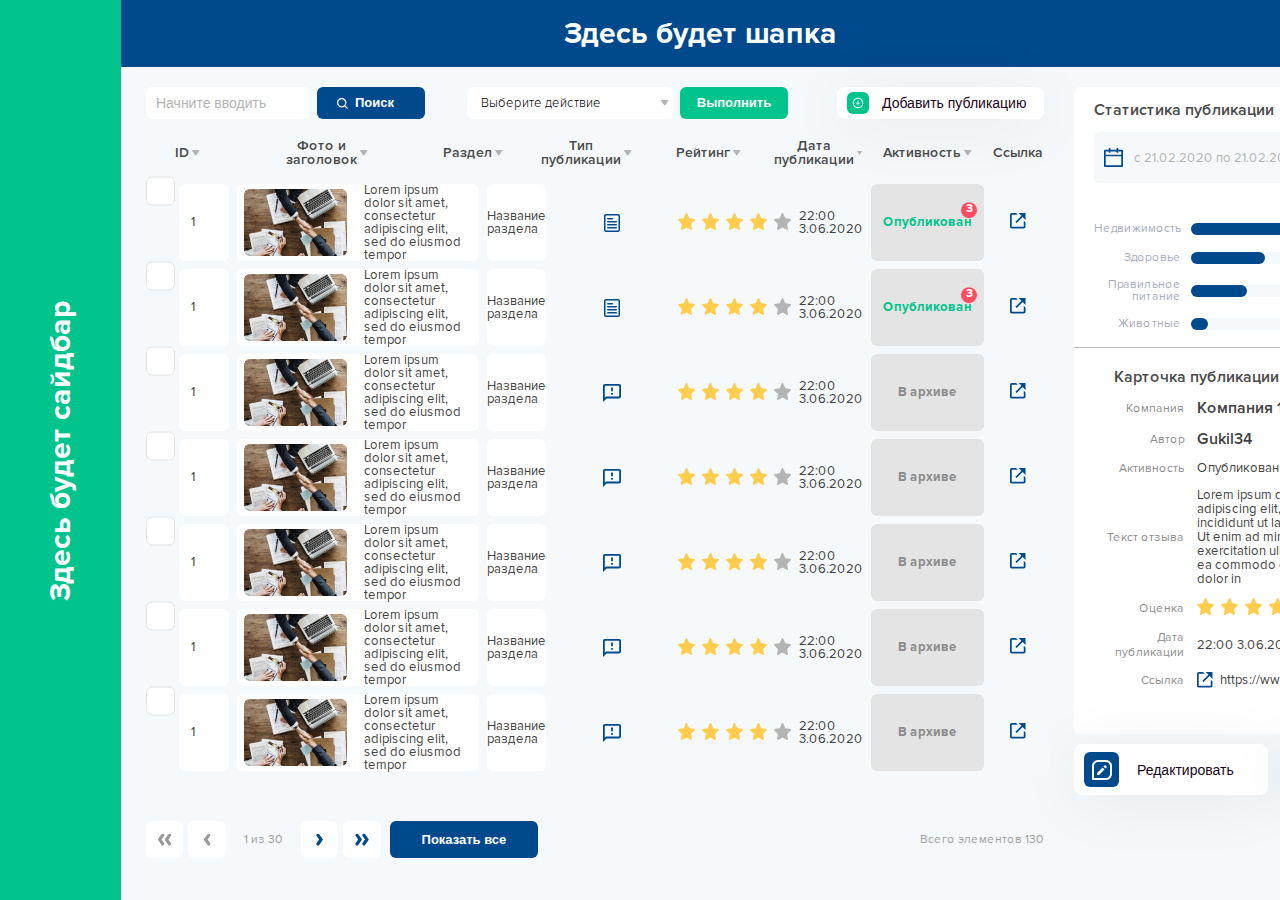
<file: index2.html>
<!DOCTYPE html>
<html lang="en">

<head>
    <meta charset="UTF-8">
    <meta http-equiv="X-UA-Compatible" content="IE=edge">
    <meta name="viewport" content="width=device-width, initial-scale=1.0">
    <title>Все апубликации</title>
    <link rel="stylesheet" href="css/nice-select.css">
    <link rel="stylesheet" href="css/datepicker.css">
    <link rel="stylesheet" href="https://cdn.jsdelivr.net/npm/bootstrap@4.6.0/dist/css/bootstrap.min.css" integrity="sha384-B0vP5xmATw1+K9KRQjQERJvTumQW0nPEzvF6L/Z6nronJ3oUOFUFpCjEUQouq2+l" crossorigin="anonymous">
    <link rel="stylesheet" href="css/style.css">
</head>

<body>
    <div class="wrapper">
        <aside class='removed-sidebar'>
            <span>Здесь будет сайдбар</span>
        </aside>
        <main>
            <header class='removed-header'>Здесь будет шапка</header>
            <div class="content">
                <div class="content__left">
                    <div class="content-top">
                        <div class="content-top__left">
                            <div class="search">
                                <input type="text" placeholder="Начните вводить">
                                <button class="blue-btn">
                                    <svg width="11" height="11" viewBox="0 0 11 11" fill="none" xmlns="http://www.w3.org/2000/svg">
                                        <path d="M4.70412 9.40774C5.74783 9.40753 6.76147 9.05814 7.58363 8.41522L10.1685 11L11 10.1686L8.41508 7.58381C9.05837 6.76162 9.40799 5.7478 9.40824 4.70387C9.40824 2.11027 7.29786 0 4.70412 0C2.11039 0 0 2.11027 0 4.70387C0 7.29747 2.11039 9.40774 4.70412 9.40774ZM4.70412 1.17597C6.64986 1.17597 8.23221 2.75823 8.23221 4.70387C8.23221 6.64951 6.64986 8.23177 4.70412 8.23177C2.75838 8.23177 1.17603 6.64951 1.17603 4.70387C1.17603 2.75823 2.75838 1.17597 4.70412 1.17597Z" fill="white"/>
                                    </svg>
                                    <span>Поиск</span>
                                </button>
                            </div>
                            <div class="action">
                                <select class="select">
                                    <option disabled selected value="">Выберите действие</option>
                                    <option value="действие 1">действие 1</option>
                                    <option value="действие 2">действие 2</option>
                                    <option value="действие 3">действие 3</option>
                                </select>
                                <button class="green-btn">Выполнить</button>
                            </div>
                        </div>
                        <div class="content-top__right">
                            <button class="add-article add-btn custom-btn">
                                <i>
                                    <svg width="12" height="12" viewBox="0 0 12 12" fill="none" xmlns="http://www.w3.org/2000/svg">
                                        <path d="M8.15625 5.625H6.375V3.84375C6.375 3.79219 6.33281 3.75 6.28125 3.75H5.71875C5.66719 3.75 5.625 3.79219 5.625 3.84375V5.625H3.84375C3.79219 5.625 3.75 5.66719 3.75 5.71875V6.28125C3.75 6.33281 3.79219 6.375 3.84375 6.375H5.625V8.15625C5.625 8.20781 5.66719 8.25 5.71875 8.25H6.28125C6.33281 8.25 6.375 8.20781 6.375 8.15625V6.375H8.15625C8.20781 6.375 8.25 6.33281 8.25 6.28125V5.71875C8.25 5.66719 8.20781 5.625 8.15625 5.625Z" fill="white"/>
                                        <path d="M6 0.75C3.10078 0.75 0.75 3.10078 0.75 6C0.75 8.89922 3.10078 11.25 6 11.25C8.89922 11.25 11.25 8.89922 11.25 6C11.25 3.10078 8.89922 0.75 6 0.75ZM6 10.3594C3.59297 10.3594 1.64062 8.40703 1.64062 6C1.64062 3.59297 3.59297 1.64062 6 1.64062C8.40703 1.64062 10.3594 3.59297 10.3594 6C10.3594 8.40703 8.40703 10.3594 6 10.3594Z" fill="white"/>
                                    </svg>
                                </i>
                                <span>Добавить публикацию</span>
                            </button>
                        </div>
                    </div>
                    <div class="table">
                        <div class="table__head">
                            <div class="table__head-title">
                                <span>ID</span>
                                <svg class="svg-sort" width="8" height="6" viewBox="0 0 8 6" fill="none" xmlns="http://www.w3.org/2000/svg">
                                    <path d="M3.44095 5.46338C3.47535 5.51334 3.52138 5.5542 3.57508 5.58242C3.62878 5.61064 3.68853 5.62539 3.7492 5.62539C3.80986 5.62539 3.86962 5.61064 3.92331 5.58242C3.97701 5.5542 4.02305 5.51334 4.05745 5.46338L7.43245 0.588375C7.47151 0.532147 7.49442 0.466287 7.49869 0.397952C7.50295 0.329618 7.4884 0.261421 7.45663 0.200773C7.42486 0.140124 7.37707 0.0893432 7.31846 0.0539468C7.25985 0.0185505 7.19267 -0.000107379 7.1242 4.6487e-07H0.374198C0.305889 0.000282618 0.23895 0.0191805 0.180578 0.0546616C0.122207 0.0901427 0.0746116 0.140865 0.0429113 0.201373C0.0112111 0.261881 -0.00339494 0.329886 0.000664049 0.398075C0.00472303 0.466263 0.0272934 0.532055 0.065948 0.588375L3.44095 5.46338Z" fill="#B4B4B4"/>
                                </svg>
                            </div>
                            <div class="table__head-title">
                                <span>Фото и <br> заголовок</span>
                                <svg class="svg-sort" width="8" height="6" viewBox="0 0 8 6" fill="none" xmlns="http://www.w3.org/2000/svg">
                                    <path d="M3.44095 5.46338C3.47535 5.51334 3.52138 5.5542 3.57508 5.58242C3.62878 5.61064 3.68853 5.62539 3.7492 5.62539C3.80986 5.62539 3.86962 5.61064 3.92331 5.58242C3.97701 5.5542 4.02305 5.51334 4.05745 5.46338L7.43245 0.588375C7.47151 0.532147 7.49442 0.466287 7.49869 0.397952C7.50295 0.329618 7.4884 0.261421 7.45663 0.200773C7.42486 0.140124 7.37707 0.0893432 7.31846 0.0539468C7.25985 0.0185505 7.19267 -0.000107379 7.1242 4.6487e-07H0.374198C0.305889 0.000282618 0.23895 0.0191805 0.180578 0.0546616C0.122207 0.0901427 0.0746116 0.140865 0.0429113 0.201373C0.0112111 0.261881 -0.00339494 0.329886 0.000664049 0.398075C0.00472303 0.466263 0.0272934 0.532055 0.065948 0.588375L3.44095 5.46338Z" fill="#B4B4B4"/>
                                </svg>
                            </div>
                            <div class="table__head-title">
                                <span>Раздел</span>
                                <svg class="svg-sort" width="8" height="6" viewBox="0 0 8 6" fill="none" xmlns="http://www.w3.org/2000/svg">
                                    <path d="M3.44095 5.46338C3.47535 5.51334 3.52138 5.5542 3.57508 5.58242C3.62878 5.61064 3.68853 5.62539 3.7492 5.62539C3.80986 5.62539 3.86962 5.61064 3.92331 5.58242C3.97701 5.5542 4.02305 5.51334 4.05745 5.46338L7.43245 0.588375C7.47151 0.532147 7.49442 0.466287 7.49869 0.397952C7.50295 0.329618 7.4884 0.261421 7.45663 0.200773C7.42486 0.140124 7.37707 0.0893432 7.31846 0.0539468C7.25985 0.0185505 7.19267 -0.000107379 7.1242 4.6487e-07H0.374198C0.305889 0.000282618 0.23895 0.0191805 0.180578 0.0546616C0.122207 0.0901427 0.0746116 0.140865 0.0429113 0.201373C0.0112111 0.261881 -0.00339494 0.329886 0.000664049 0.398075C0.00472303 0.466263 0.0272934 0.532055 0.065948 0.588375L3.44095 5.46338Z" fill="#B4B4B4"/>
                                </svg>
                            </div>
                            <div class="table__head-title">
                                <span>Тип <br>                                    публикации</span>
                                <svg class="svg-sort" width="8" height="6" viewBox="0 0 8 6" fill="none" xmlns="http://www.w3.org/2000/svg">
                                    <path d="M3.44095 5.46338C3.47535 5.51334 3.52138 5.5542 3.57508 5.58242C3.62878 5.61064 3.68853 5.62539 3.7492 5.62539C3.80986 5.62539 3.86962 5.61064 3.92331 5.58242C3.97701 5.5542 4.02305 5.51334 4.05745 5.46338L7.43245 0.588375C7.47151 0.532147 7.49442 0.466287 7.49869 0.397952C7.50295 0.329618 7.4884 0.261421 7.45663 0.200773C7.42486 0.140124 7.37707 0.0893432 7.31846 0.0539468C7.25985 0.0185505 7.19267 -0.000107379 7.1242 4.6487e-07H0.374198C0.305889 0.000282618 0.23895 0.0191805 0.180578 0.0546616C0.122207 0.0901427 0.0746116 0.140865 0.0429113 0.201373C0.0112111 0.261881 -0.00339494 0.329886 0.000664049 0.398075C0.00472303 0.466263 0.0272934 0.532055 0.065948 0.588375L3.44095 5.46338Z" fill="#B4B4B4"/>
                                </svg>
                            </div>
                            <div class="table__head-title">
                                <span>Рейтинг </span>
                                <svg class="svg-sort" width="8" height="6" viewBox="0 0 8 6" fill="none" xmlns="http://www.w3.org/2000/svg">
                                    <path d="M3.44095 5.46338C3.47535 5.51334 3.52138 5.5542 3.57508 5.58242C3.62878 5.61064 3.68853 5.62539 3.7492 5.62539C3.80986 5.62539 3.86962 5.61064 3.92331 5.58242C3.97701 5.5542 4.02305 5.51334 4.05745 5.46338L7.43245 0.588375C7.47151 0.532147 7.49442 0.466287 7.49869 0.397952C7.50295 0.329618 7.4884 0.261421 7.45663 0.200773C7.42486 0.140124 7.37707 0.0893432 7.31846 0.0539468C7.25985 0.0185505 7.19267 -0.000107379 7.1242 4.6487e-07H0.374198C0.305889 0.000282618 0.23895 0.0191805 0.180578 0.0546616C0.122207 0.0901427 0.0746116 0.140865 0.0429113 0.201373C0.0112111 0.261881 -0.00339494 0.329886 0.000664049 0.398075C0.00472303 0.466263 0.0272934 0.532055 0.065948 0.588375L3.44095 5.46338Z" fill="#B4B4B4"/>
                                </svg>
                            </div>
                            <div class="table__head-title">
                                <span>Дата публикации </span>
                                <svg class="svg-sort" width="8" height="6" viewBox="0 0 8 6" fill="none" xmlns="http://www.w3.org/2000/svg">
                                    <path d="M3.44095 5.46338C3.47535 5.51334 3.52138 5.5542 3.57508 5.58242C3.62878 5.61064 3.68853 5.62539 3.7492 5.62539C3.80986 5.62539 3.86962 5.61064 3.92331 5.58242C3.97701 5.5542 4.02305 5.51334 4.05745 5.46338L7.43245 0.588375C7.47151 0.532147 7.49442 0.466287 7.49869 0.397952C7.50295 0.329618 7.4884 0.261421 7.45663 0.200773C7.42486 0.140124 7.37707 0.0893432 7.31846 0.0539468C7.25985 0.0185505 7.19267 -0.000107379 7.1242 4.6487e-07H0.374198C0.305889 0.000282618 0.23895 0.0191805 0.180578 0.0546616C0.122207 0.0901427 0.0746116 0.140865 0.0429113 0.201373C0.0112111 0.261881 -0.00339494 0.329886 0.000664049 0.398075C0.00472303 0.466263 0.0272934 0.532055 0.065948 0.588375L3.44095 5.46338Z" fill="#B4B4B4"/>
                                </svg>
                            </div>
                            <div class="table__head-title">
                                <span>Активность</span>
                                <svg class="svg-sort" width="8" height="6" viewBox="0 0 8 6" fill="none" xmlns="http://www.w3.org/2000/svg">
                                    <path d="M3.44095 5.46338C3.47535 5.51334 3.52138 5.5542 3.57508 5.58242C3.62878 5.61064 3.68853 5.62539 3.7492 5.62539C3.80986 5.62539 3.86962 5.61064 3.92331 5.58242C3.97701 5.5542 4.02305 5.51334 4.05745 5.46338L7.43245 0.588375C7.47151 0.532147 7.49442 0.466287 7.49869 0.397952C7.50295 0.329618 7.4884 0.261421 7.45663 0.200773C7.42486 0.140124 7.37707 0.0893432 7.31846 0.0539468C7.25985 0.0185505 7.19267 -0.000107379 7.1242 4.6487e-07H0.374198C0.305889 0.000282618 0.23895 0.0191805 0.180578 0.0546616C0.122207 0.0901427 0.0746116 0.140865 0.0429113 0.201373C0.0112111 0.261881 -0.00339494 0.329886 0.000664049 0.398075C0.00472303 0.466263 0.0272934 0.532055 0.065948 0.588375L3.44095 5.46338Z" fill="#B4B4B4"/>
                                </svg>
                            </div>
                            <div class="table__head-title">
                                <span>Ссылка</span>
                            </div>
                        </div>
                        <div class="table__row">
                            <div>
                                <div class="table__check">
                                    <input type='checkbox' class="checkbox" id='c' />
                                    <label for='c'></label>
                                </div>
                                <div>1</div>
                            </div>
                            <div>
                                <img src="img/article-img.jpg" alt="">
                                <span>Lorem ipsum dolor sit amet, consectetur adipiscing elit, sed do eiusmod tempor </span>
                            </div>
                            <div>Название раздела </div>
                            <div>
                                <svg width="16" height="18" viewBox="0 0 16 18" fill="none" xmlns="http://www.w3.org/2000/svg">
                                    <rect x="0.75" y="0.75" width="14.5" height="16.5" rx="1.25" stroke="#00498D" stroke-width="1.5"/>
                                    <rect x="3" y="13" width="10" height="1.5" rx="0.75" fill="#00498D"/>
                                    <rect x="3" y="10" width="10" height="1.5" rx="0.75" fill="#00498D"/>
                                    <rect x="3" y="7" width="10" height="1.5" rx="0.75" fill="#00498D"/>
                                    <rect x="3" y="4" width="6" height="1.5" rx="0.75" fill="#00498D"/>
                                </svg>
                            </div>
                            <div>
                                <div class="table__rating ">
                                    <div class="rating ">
                                        <div class="rating__item ">
                                            <svg width="17 " height="17 " viewBox="0 0 17 17 " fill="none " xmlns="http://www.w3.org/2000/svg ">
                                                <path d="M16.4505 5.98618L11.3543 5.21059L9.07611 0.374144C9.01388 0.241725 8.91152 0.134529 8.78506 0.0693701C8.46793 -0.0945772 8.08254 0.0420455 7.92397 0.374144L5.64581 5.21059L0.549539 5.98618C0.409035
                                    6.0072 0.280575 6.07656 0.182222 6.18166C0.0633192 6.30964 -0.00220171 6.48181 5.64944e-05 6.66035C0.0023147 6.83888 0.0721672 7.00918 0.194265 7.13381L3.88148 10.8983L3.01036 16.214C2.98993 16.3376 3.003 16.4648 3.04808
                                    16.5811C3.09316 16.6973 3.16845 16.7981 3.26541 16.8718C3.36237 16.9456 3.47713 16.9894 3.59666 16.9983C3.7162 17.0072 3.83573 16.9809 3.9417 16.9223L8.50004 14.4127L13.0584 16.9223C13.1828 16.9917 13.3273 17.0148 13.4658
                                    16.9896C13.8151 16.9265 14.0499 16.5797 13.9897 16.214L13.1186 10.8983L16.8058 7.13381C16.9062 7.03082 16.9724 6.8963 16.9925 6.74917C17.0467 6.38134 16.8018 6.04083 16.4505 5.98618Z " fill="#FFCD4D "/>
                                            </svg>
                                        </div>
                                        <div class="rating__item ">
                                            <svg width="17 " height="17 " viewBox="0 0 17 17 " fill="none " xmlns="http://www.w3.org/2000/svg ">
                                                <path d="M16.4505 5.98618L11.3543 5.21059L9.07611 0.374144C9.01388 0.241725 8.91152 0.134529 8.78506 0.0693701C8.46793 -0.0945772 8.08254 0.0420455 7.92397 0.374144L5.64581 5.21059L0.549539 5.98618C0.409035
                                    6.0072 0.280575 6.07656 0.182222 6.18166C0.0633192 6.30964 -0.00220171 6.48181 5.64944e-05 6.66035C0.0023147 6.83888 0.0721672 7.00918 0.194265 7.13381L3.88148 10.8983L3.01036 16.214C2.98993 16.3376 3.003 16.4648 3.04808
                                    16.5811C3.09316 16.6973 3.16845 16.7981 3.26541 16.8718C3.36237 16.9456 3.47713 16.9894 3.59666 16.9983C3.7162 17.0072 3.83573 16.9809 3.9417 16.9223L8.50004 14.4127L13.0584 16.9223C13.1828 16.9917 13.3273 17.0148 13.4658
                                    16.9896C13.8151 16.9265 14.0499 16.5797 13.9897 16.214L13.1186 10.8983L16.8058 7.13381C16.9062 7.03082 16.9724 6.8963 16.9925 6.74917C17.0467 6.38134 16.8018 6.04083 16.4505 5.98618Z " fill="#FFCD4D "/>
                                            </svg>
                                        </div>
                                        <div class="rating__item ">
                                            <svg width="17 " height="17 " viewBox="0 0 17 17 " fill="none " xmlns="http://www.w3.org/2000/svg ">
                                                <path d="M16.4505 5.98618L11.3543 5.21059L9.07611 0.374144C9.01388 0.241725 8.91152 0.134529 8.78506 0.0693701C8.46793 -0.0945772 8.08254 0.0420455 7.92397 0.374144L5.64581 5.21059L0.549539 5.98618C0.409035
                                    6.0072 0.280575 6.07656 0.182222 6.18166C0.0633192 6.30964 -0.00220171 6.48181 5.64944e-05 6.66035C0.0023147 6.83888 0.0721672 7.00918 0.194265 7.13381L3.88148 10.8983L3.01036 16.214C2.98993 16.3376 3.003 16.4648 3.04808
                                    16.5811C3.09316 16.6973 3.16845 16.7981 3.26541 16.8718C3.36237 16.9456 3.47713 16.9894 3.59666 16.9983C3.7162 17.0072 3.83573 16.9809 3.9417 16.9223L8.50004 14.4127L13.0584 16.9223C13.1828 16.9917 13.3273 17.0148 13.4658
                                    16.9896C13.8151 16.9265 14.0499 16.5797 13.9897 16.214L13.1186 10.8983L16.8058 7.13381C16.9062 7.03082 16.9724 6.8963 16.9925 6.74917C17.0467 6.38134 16.8018 6.04083 16.4505 5.98618Z " fill="#FFCD4D "/>
                                            </svg>
                                        </div>
                                        <div class="rating__item ">
                                            <svg width="17 " height="17 " viewBox="0 0 17 17 " fill="none " xmlns="http://www.w3.org/2000/svg ">
                                                <path d="M16.4505 5.98618L11.3543 5.21059L9.07611 0.374144C9.01388 0.241725 8.91152 0.134529 8.78506 0.0693701C8.46793 -0.0945772 8.08254 0.0420455 7.92397 0.374144L5.64581 5.21059L0.549539 5.98618C0.409035
                                    6.0072 0.280575 6.07656 0.182222 6.18166C0.0633192 6.30964 -0.00220171 6.48181 5.64944e-05 6.66035C0.0023147 6.83888 0.0721672 7.00918 0.194265 7.13381L3.88148 10.8983L3.01036 16.214C2.98993 16.3376 3.003 16.4648 3.04808
                                    16.5811C3.09316 16.6973 3.16845 16.7981 3.26541 16.8718C3.36237 16.9456 3.47713 16.9894 3.59666 16.9983C3.7162 17.0072 3.83573 16.9809 3.9417 16.9223L8.50004 14.4127L13.0584 16.9223C13.1828 16.9917 13.3273 17.0148 13.4658
                                    16.9896C13.8151 16.9265 14.0499 16.5797 13.9897 16.214L13.1186 10.8983L16.8058 7.13381C16.9062 7.03082 16.9724 6.8963 16.9925 6.74917C17.0467 6.38134 16.8018 6.04083 16.4505 5.98618Z " fill="#FFCD4D "/>
                                            </svg>
                                        </div>
                                        <div class="rating__item ">
                                            <svg width="17 " height="17 " viewBox="0 0 17 17 " fill="none " xmlns="http://www.w3.org/2000/svg ">
                                                <path d="M16.4505 5.98618L11.3543 5.21059L9.07611 0.374144C9.01388 0.241725 8.91152 0.134529 8.78506 0.0693701C8.46793 -0.0945772 8.08254 0.0420455 7.92397 0.374144L5.64581 5.21059L0.549539 5.98618C0.409035
                                    6.0072 0.280575 6.07656 0.182222 6.18166C0.0633192 6.30964 -0.00220171 6.48181 5.64944e-05 6.66035C0.0023147 6.83888 0.0721672 7.00918 0.194265 7.13381L3.88148 10.8983L3.01036 16.214C2.98993 16.3376 3.003 16.4648 3.04808
                                    16.5811C3.09316 16.6973 3.16845 16.7981 3.26541 16.8718C3.36237 16.9456 3.47713 16.9894 3.59666 16.9983C3.7162 17.0072 3.83573 16.9809 3.9417 16.9223L8.50004 14.4127L13.0584 16.9223C13.1828 16.9917 13.3273 17.0148 13.4658
                                    16.9896C13.8151 16.9265 14.0499 16.5797 13.9897 16.214L13.1186 10.8983L16.8058 7.13381C16.9062 7.03082 16.9724 6.8963 16.9925 6.74917C17.0467 6.38134 16.8018 6.04083 16.4505 5.98618Z " fill="#B4B4B4 "/>
                                            </svg>
                                        </div>
                                    </div>

                                </div>
                            </div>
                            <div>22:00 3.06.2020 </div>
                            <div>
                                <strong class="text--green">Опубликован</strong>
                                <span class="table__notification">3</span>
                            </div>
                            <div class="table__link ">
                                <a href=" "><img src="img/link.svg " alt=" "></a>
                            </div>
                        </div>
                        <div class="table__row">
                            <div>
                                <div class="table__check">
                                    <input type='checkbox' class="checkbox" id='c' />
                                    <label for='c'></label>
                                </div>
                                <div>1</div>
                            </div>
                            <div>
                                <img src="img/article-img.jpg" alt="">
                                <span>Lorem ipsum dolor sit amet, consectetur adipiscing elit, sed do eiusmod tempor </span>
                            </div>
                            <div>Название раздела </div>
                            <div>
                                <svg width="16" height="18" viewBox="0 0 16 18" fill="none" xmlns="http://www.w3.org/2000/svg">
                                    <rect x="0.75" y="0.75" width="14.5" height="16.5" rx="1.25" stroke="#00498D" stroke-width="1.5"/>
                                    <rect x="3" y="13" width="10" height="1.5" rx="0.75" fill="#00498D"/>
                                    <rect x="3" y="10" width="10" height="1.5" rx="0.75" fill="#00498D"/>
                                    <rect x="3" y="7" width="10" height="1.5" rx="0.75" fill="#00498D"/>
                                    <rect x="3" y="4" width="6" height="1.5" rx="0.75" fill="#00498D"/>
                                </svg>
                            </div>
                            <div>
                                <div class="table__rating ">
                                    <div class="rating ">
                                        <div class="rating__item ">
                                            <svg width="17 " height="17 " viewBox="0 0 17 17 " fill="none " xmlns="http://www.w3.org/2000/svg ">
                                                <path d="M16.4505 5.98618L11.3543 5.21059L9.07611 0.374144C9.01388 0.241725 8.91152 0.134529 8.78506 0.0693701C8.46793 -0.0945772 8.08254 0.0420455 7.92397 0.374144L5.64581 5.21059L0.549539 5.98618C0.409035
                                    6.0072 0.280575 6.07656 0.182222 6.18166C0.0633192 6.30964 -0.00220171 6.48181 5.64944e-05 6.66035C0.0023147 6.83888 0.0721672 7.00918 0.194265 7.13381L3.88148 10.8983L3.01036 16.214C2.98993 16.3376 3.003 16.4648 3.04808
                                    16.5811C3.09316 16.6973 3.16845 16.7981 3.26541 16.8718C3.36237 16.9456 3.47713 16.9894 3.59666 16.9983C3.7162 17.0072 3.83573 16.9809 3.9417 16.9223L8.50004 14.4127L13.0584 16.9223C13.1828 16.9917 13.3273 17.0148 13.4658
                                    16.9896C13.8151 16.9265 14.0499 16.5797 13.9897 16.214L13.1186 10.8983L16.8058 7.13381C16.9062 7.03082 16.9724 6.8963 16.9925 6.74917C17.0467 6.38134 16.8018 6.04083 16.4505 5.98618Z " fill="#FFCD4D "/>
                                            </svg>
                                        </div>
                                        <div class="rating__item ">
                                            <svg width="17 " height="17 " viewBox="0 0 17 17 " fill="none " xmlns="http://www.w3.org/2000/svg ">
                                                <path d="M16.4505 5.98618L11.3543 5.21059L9.07611 0.374144C9.01388 0.241725 8.91152 0.134529 8.78506 0.0693701C8.46793 -0.0945772 8.08254 0.0420455 7.92397 0.374144L5.64581 5.21059L0.549539 5.98618C0.409035
                                    6.0072 0.280575 6.07656 0.182222 6.18166C0.0633192 6.30964 -0.00220171 6.48181 5.64944e-05 6.66035C0.0023147 6.83888 0.0721672 7.00918 0.194265 7.13381L3.88148 10.8983L3.01036 16.214C2.98993 16.3376 3.003 16.4648 3.04808
                                    16.5811C3.09316 16.6973 3.16845 16.7981 3.26541 16.8718C3.36237 16.9456 3.47713 16.9894 3.59666 16.9983C3.7162 17.0072 3.83573 16.9809 3.9417 16.9223L8.50004 14.4127L13.0584 16.9223C13.1828 16.9917 13.3273 17.0148 13.4658
                                    16.9896C13.8151 16.9265 14.0499 16.5797 13.9897 16.214L13.1186 10.8983L16.8058 7.13381C16.9062 7.03082 16.9724 6.8963 16.9925 6.74917C17.0467 6.38134 16.8018 6.04083 16.4505 5.98618Z " fill="#FFCD4D "/>
                                            </svg>
                                        </div>
                                        <div class="rating__item ">
                                            <svg width="17 " height="17 " viewBox="0 0 17 17 " fill="none " xmlns="http://www.w3.org/2000/svg ">
                                                <path d="M16.4505 5.98618L11.3543 5.21059L9.07611 0.374144C9.01388 0.241725 8.91152 0.134529 8.78506 0.0693701C8.46793 -0.0945772 8.08254 0.0420455 7.92397 0.374144L5.64581 5.21059L0.549539 5.98618C0.409035
                                    6.0072 0.280575 6.07656 0.182222 6.18166C0.0633192 6.30964 -0.00220171 6.48181 5.64944e-05 6.66035C0.0023147 6.83888 0.0721672 7.00918 0.194265 7.13381L3.88148 10.8983L3.01036 16.214C2.98993 16.3376 3.003 16.4648 3.04808
                                    16.5811C3.09316 16.6973 3.16845 16.7981 3.26541 16.8718C3.36237 16.9456 3.47713 16.9894 3.59666 16.9983C3.7162 17.0072 3.83573 16.9809 3.9417 16.9223L8.50004 14.4127L13.0584 16.9223C13.1828 16.9917 13.3273 17.0148 13.4658
                                    16.9896C13.8151 16.9265 14.0499 16.5797 13.9897 16.214L13.1186 10.8983L16.8058 7.13381C16.9062 7.03082 16.9724 6.8963 16.9925 6.74917C17.0467 6.38134 16.8018 6.04083 16.4505 5.98618Z " fill="#FFCD4D "/>
                                            </svg>
                                        </div>
                                        <div class="rating__item ">
                                            <svg width="17 " height="17 " viewBox="0 0 17 17 " fill="none " xmlns="http://www.w3.org/2000/svg ">
                                                <path d="M16.4505 5.98618L11.3543 5.21059L9.07611 0.374144C9.01388 0.241725 8.91152 0.134529 8.78506 0.0693701C8.46793 -0.0945772 8.08254 0.0420455 7.92397 0.374144L5.64581 5.21059L0.549539 5.98618C0.409035
                                    6.0072 0.280575 6.07656 0.182222 6.18166C0.0633192 6.30964 -0.00220171 6.48181 5.64944e-05 6.66035C0.0023147 6.83888 0.0721672 7.00918 0.194265 7.13381L3.88148 10.8983L3.01036 16.214C2.98993 16.3376 3.003 16.4648 3.04808
                                    16.5811C3.09316 16.6973 3.16845 16.7981 3.26541 16.8718C3.36237 16.9456 3.47713 16.9894 3.59666 16.9983C3.7162 17.0072 3.83573 16.9809 3.9417 16.9223L8.50004 14.4127L13.0584 16.9223C13.1828 16.9917 13.3273 17.0148 13.4658
                                    16.9896C13.8151 16.9265 14.0499 16.5797 13.9897 16.214L13.1186 10.8983L16.8058 7.13381C16.9062 7.03082 16.9724 6.8963 16.9925 6.74917C17.0467 6.38134 16.8018 6.04083 16.4505 5.98618Z " fill="#FFCD4D "/>
                                            </svg>
                                        </div>
                                        <div class="rating__item ">
                                            <svg width="17 " height="17 " viewBox="0 0 17 17 " fill="none " xmlns="http://www.w3.org/2000/svg ">
                                                <path d="M16.4505 5.98618L11.3543 5.21059L9.07611 0.374144C9.01388 0.241725 8.91152 0.134529 8.78506 0.0693701C8.46793 -0.0945772 8.08254 0.0420455 7.92397 0.374144L5.64581 5.21059L0.549539 5.98618C0.409035
                                    6.0072 0.280575 6.07656 0.182222 6.18166C0.0633192 6.30964 -0.00220171 6.48181 5.64944e-05 6.66035C0.0023147 6.83888 0.0721672 7.00918 0.194265 7.13381L3.88148 10.8983L3.01036 16.214C2.98993 16.3376 3.003 16.4648 3.04808
                                    16.5811C3.09316 16.6973 3.16845 16.7981 3.26541 16.8718C3.36237 16.9456 3.47713 16.9894 3.59666 16.9983C3.7162 17.0072 3.83573 16.9809 3.9417 16.9223L8.50004 14.4127L13.0584 16.9223C13.1828 16.9917 13.3273 17.0148 13.4658
                                    16.9896C13.8151 16.9265 14.0499 16.5797 13.9897 16.214L13.1186 10.8983L16.8058 7.13381C16.9062 7.03082 16.9724 6.8963 16.9925 6.74917C17.0467 6.38134 16.8018 6.04083 16.4505 5.98618Z " fill="#B4B4B4 "/>
                                            </svg>
                                        </div>
                                    </div>

                                </div>
                            </div>
                            <div>22:00 3.06.2020 </div>
                            <div>
                                <strong class="text--green">Опубликован</strong>
                                <span class="table__notification">3</span>
                            </div>
                            <div class="table__link ">
                                <a href=" "><img src="img/link.svg " alt=" "></a>
                            </div>
                        </div>
                        <div class="table__row">
                            <div>
                                <div class="table__check">
                                    <input type='checkbox' class="checkbox" id='c' />
                                    <label for='c'></label>
                                </div>
                                <div>1</div>
                            </div>
                            <div>
                                <img src="img/article-img.jpg" alt="">
                                <span>Lorem ipsum dolor sit amet, consectetur adipiscing elit, sed do eiusmod tempor </span>
                            </div>
                            <div>Название раздела </div>
                            <div>
                                <svg width="18" height="18" viewBox="0 0 18 18" fill="none" xmlns="http://www.w3.org/2000/svg">
                                    <path d="M16.2 0H1.8C0.81 0 0.00899999 0.81 0.00899999 1.8L0 18L3.6 14.4H16.2C17.19 14.4 18 13.59 18 12.6V1.8C18 0.81 17.19 0 16.2 0ZM16.2 12.6H2.853L2.322 13.131L1.8 13.653V1.8H16.2V12.6ZM8.1 9H9.9V10.8H8.1V9ZM8.1 3.6H9.9V7.2H8.1V3.6Z" fill="#00498D"/>
                                </svg>
                            </div>
                            <div>
                                <div class="table__rating ">
                                    <div class="rating ">
                                        <div class="rating__item ">
                                            <svg width="17 " height="17 " viewBox="0 0 17 17 " fill="none " xmlns="http://www.w3.org/2000/svg ">
                                                <path d="M16.4505 5.98618L11.3543 5.21059L9.07611 0.374144C9.01388 0.241725 8.91152 0.134529 8.78506 0.0693701C8.46793 -0.0945772 8.08254 0.0420455 7.92397 0.374144L5.64581 5.21059L0.549539 5.98618C0.409035
                                    6.0072 0.280575 6.07656 0.182222 6.18166C0.0633192 6.30964 -0.00220171 6.48181 5.64944e-05 6.66035C0.0023147 6.83888 0.0721672 7.00918 0.194265 7.13381L3.88148 10.8983L3.01036 16.214C2.98993 16.3376 3.003 16.4648 3.04808
                                    16.5811C3.09316 16.6973 3.16845 16.7981 3.26541 16.8718C3.36237 16.9456 3.47713 16.9894 3.59666 16.9983C3.7162 17.0072 3.83573 16.9809 3.9417 16.9223L8.50004 14.4127L13.0584 16.9223C13.1828 16.9917 13.3273 17.0148 13.4658
                                    16.9896C13.8151 16.9265 14.0499 16.5797 13.9897 16.214L13.1186 10.8983L16.8058 7.13381C16.9062 7.03082 16.9724 6.8963 16.9925 6.74917C17.0467 6.38134 16.8018 6.04083 16.4505 5.98618Z " fill="#FFCD4D "/>
                                            </svg>
                                        </div>
                                        <div class="rating__item ">
                                            <svg width="17 " height="17 " viewBox="0 0 17 17 " fill="none " xmlns="http://www.w3.org/2000/svg ">
                                                <path d="M16.4505 5.98618L11.3543 5.21059L9.07611 0.374144C9.01388 0.241725 8.91152 0.134529 8.78506 0.0693701C8.46793 -0.0945772 8.08254 0.0420455 7.92397 0.374144L5.64581 5.21059L0.549539 5.98618C0.409035
                                    6.0072 0.280575 6.07656 0.182222 6.18166C0.0633192 6.30964 -0.00220171 6.48181 5.64944e-05 6.66035C0.0023147 6.83888 0.0721672 7.00918 0.194265 7.13381L3.88148 10.8983L3.01036 16.214C2.98993 16.3376 3.003 16.4648 3.04808
                                    16.5811C3.09316 16.6973 3.16845 16.7981 3.26541 16.8718C3.36237 16.9456 3.47713 16.9894 3.59666 16.9983C3.7162 17.0072 3.83573 16.9809 3.9417 16.9223L8.50004 14.4127L13.0584 16.9223C13.1828 16.9917 13.3273 17.0148 13.4658
                                    16.9896C13.8151 16.9265 14.0499 16.5797 13.9897 16.214L13.1186 10.8983L16.8058 7.13381C16.9062 7.03082 16.9724 6.8963 16.9925 6.74917C17.0467 6.38134 16.8018 6.04083 16.4505 5.98618Z " fill="#FFCD4D "/>
                                            </svg>
                                        </div>
                                        <div class="rating__item ">
                                            <svg width="17 " height="17 " viewBox="0 0 17 17 " fill="none " xmlns="http://www.w3.org/2000/svg ">
                                                <path d="M16.4505 5.98618L11.3543 5.21059L9.07611 0.374144C9.01388 0.241725 8.91152 0.134529 8.78506 0.0693701C8.46793 -0.0945772 8.08254 0.0420455 7.92397 0.374144L5.64581 5.21059L0.549539 5.98618C0.409035
                                    6.0072 0.280575 6.07656 0.182222 6.18166C0.0633192 6.30964 -0.00220171 6.48181 5.64944e-05 6.66035C0.0023147 6.83888 0.0721672 7.00918 0.194265 7.13381L3.88148 10.8983L3.01036 16.214C2.98993 16.3376 3.003 16.4648 3.04808
                                    16.5811C3.09316 16.6973 3.16845 16.7981 3.26541 16.8718C3.36237 16.9456 3.47713 16.9894 3.59666 16.9983C3.7162 17.0072 3.83573 16.9809 3.9417 16.9223L8.50004 14.4127L13.0584 16.9223C13.1828 16.9917 13.3273 17.0148 13.4658
                                    16.9896C13.8151 16.9265 14.0499 16.5797 13.9897 16.214L13.1186 10.8983L16.8058 7.13381C16.9062 7.03082 16.9724 6.8963 16.9925 6.74917C17.0467 6.38134 16.8018 6.04083 16.4505 5.98618Z " fill="#FFCD4D "/>
                                            </svg>
                                        </div>
                                        <div class="rating__item ">
                                            <svg width="17 " height="17 " viewBox="0 0 17 17 " fill="none " xmlns="http://www.w3.org/2000/svg ">
                                                <path d="M16.4505 5.98618L11.3543 5.21059L9.07611 0.374144C9.01388 0.241725 8.91152 0.134529 8.78506 0.0693701C8.46793 -0.0945772 8.08254 0.0420455 7.92397 0.374144L5.64581 5.21059L0.549539 5.98618C0.409035
                                    6.0072 0.280575 6.07656 0.182222 6.18166C0.0633192 6.30964 -0.00220171 6.48181 5.64944e-05 6.66035C0.0023147 6.83888 0.0721672 7.00918 0.194265 7.13381L3.88148 10.8983L3.01036 16.214C2.98993 16.3376 3.003 16.4648 3.04808
                                    16.5811C3.09316 16.6973 3.16845 16.7981 3.26541 16.8718C3.36237 16.9456 3.47713 16.9894 3.59666 16.9983C3.7162 17.0072 3.83573 16.9809 3.9417 16.9223L8.50004 14.4127L13.0584 16.9223C13.1828 16.9917 13.3273 17.0148 13.4658
                                    16.9896C13.8151 16.9265 14.0499 16.5797 13.9897 16.214L13.1186 10.8983L16.8058 7.13381C16.9062 7.03082 16.9724 6.8963 16.9925 6.74917C17.0467 6.38134 16.8018 6.04083 16.4505 5.98618Z " fill="#FFCD4D "/>
                                            </svg>
                                        </div>
                                        <div class="rating__item ">
                                            <svg width="17 " height="17 " viewBox="0 0 17 17 " fill="none " xmlns="http://www.w3.org/2000/svg ">
                                                <path d="M16.4505 5.98618L11.3543 5.21059L9.07611 0.374144C9.01388 0.241725 8.91152 0.134529 8.78506 0.0693701C8.46793 -0.0945772 8.08254 0.0420455 7.92397 0.374144L5.64581 5.21059L0.549539 5.98618C0.409035
                                    6.0072 0.280575 6.07656 0.182222 6.18166C0.0633192 6.30964 -0.00220171 6.48181 5.64944e-05 6.66035C0.0023147 6.83888 0.0721672 7.00918 0.194265 7.13381L3.88148 10.8983L3.01036 16.214C2.98993 16.3376 3.003 16.4648 3.04808
                                    16.5811C3.09316 16.6973 3.16845 16.7981 3.26541 16.8718C3.36237 16.9456 3.47713 16.9894 3.59666 16.9983C3.7162 17.0072 3.83573 16.9809 3.9417 16.9223L8.50004 14.4127L13.0584 16.9223C13.1828 16.9917 13.3273 17.0148 13.4658
                                    16.9896C13.8151 16.9265 14.0499 16.5797 13.9897 16.214L13.1186 10.8983L16.8058 7.13381C16.9062 7.03082 16.9724 6.8963 16.9925 6.74917C17.0467 6.38134 16.8018 6.04083 16.4505 5.98618Z " fill="#B4B4B4 "/>
                                            </svg>
                                        </div>
                                    </div>

                                </div>
                            </div>
                            <div>22:00 3.06.2020 </div>
                            <div>
                                <strong class="text--grey">В архиве</strong>
                            </div>
                            <div class="table__link ">
                                <a href=" "><img src="img/link.svg " alt=" "></a>
                            </div>
                        </div>
                        <div class="table__row">
                            <div>
                                <div class="table__check">
                                    <input type='checkbox' class="checkbox" id='c' />
                                    <label for='c'></label>
                                </div>
                                <div>1</div>
                            </div>
                            <div>
                                <img src="img/article-img.jpg" alt="">
                                <span>Lorem ipsum dolor sit amet, consectetur adipiscing elit, sed do eiusmod tempor </span>
                            </div>
                            <div>Название раздела </div>
                            <div>
                                <svg width="18" height="18" viewBox="0 0 18 18" fill="none" xmlns="http://www.w3.org/2000/svg">
                                    <path d="M16.2 0H1.8C0.81 0 0.00899999 0.81 0.00899999 1.8L0 18L3.6 14.4H16.2C17.19 14.4 18 13.59 18 12.6V1.8C18 0.81 17.19 0 16.2 0ZM16.2 12.6H2.853L2.322 13.131L1.8 13.653V1.8H16.2V12.6ZM8.1 9H9.9V10.8H8.1V9ZM8.1 3.6H9.9V7.2H8.1V3.6Z" fill="#00498D"/>
                                </svg>
                            </div>
                            <div>
                                <div class="table__rating ">
                                    <div class="rating ">
                                        <div class="rating__item ">
                                            <svg width="17 " height="17 " viewBox="0 0 17 17 " fill="none " xmlns="http://www.w3.org/2000/svg ">
                                                <path d="M16.4505 5.98618L11.3543 5.21059L9.07611 0.374144C9.01388 0.241725 8.91152 0.134529 8.78506 0.0693701C8.46793 -0.0945772 8.08254 0.0420455 7.92397 0.374144L5.64581 5.21059L0.549539 5.98618C0.409035
                                    6.0072 0.280575 6.07656 0.182222 6.18166C0.0633192 6.30964 -0.00220171 6.48181 5.64944e-05 6.66035C0.0023147 6.83888 0.0721672 7.00918 0.194265 7.13381L3.88148 10.8983L3.01036 16.214C2.98993 16.3376 3.003 16.4648 3.04808
                                    16.5811C3.09316 16.6973 3.16845 16.7981 3.26541 16.8718C3.36237 16.9456 3.47713 16.9894 3.59666 16.9983C3.7162 17.0072 3.83573 16.9809 3.9417 16.9223L8.50004 14.4127L13.0584 16.9223C13.1828 16.9917 13.3273 17.0148 13.4658
                                    16.9896C13.8151 16.9265 14.0499 16.5797 13.9897 16.214L13.1186 10.8983L16.8058 7.13381C16.9062 7.03082 16.9724 6.8963 16.9925 6.74917C17.0467 6.38134 16.8018 6.04083 16.4505 5.98618Z " fill="#FFCD4D "/>
                                            </svg>
                                        </div>
                                        <div class="rating__item ">
                                            <svg width="17 " height="17 " viewBox="0 0 17 17 " fill="none " xmlns="http://www.w3.org/2000/svg ">
                                                <path d="M16.4505 5.98618L11.3543 5.21059L9.07611 0.374144C9.01388 0.241725 8.91152 0.134529 8.78506 0.0693701C8.46793 -0.0945772 8.08254 0.0420455 7.92397 0.374144L5.64581 5.21059L0.549539 5.98618C0.409035
                                    6.0072 0.280575 6.07656 0.182222 6.18166C0.0633192 6.30964 -0.00220171 6.48181 5.64944e-05 6.66035C0.0023147 6.83888 0.0721672 7.00918 0.194265 7.13381L3.88148 10.8983L3.01036 16.214C2.98993 16.3376 3.003 16.4648 3.04808
                                    16.5811C3.09316 16.6973 3.16845 16.7981 3.26541 16.8718C3.36237 16.9456 3.47713 16.9894 3.59666 16.9983C3.7162 17.0072 3.83573 16.9809 3.9417 16.9223L8.50004 14.4127L13.0584 16.9223C13.1828 16.9917 13.3273 17.0148 13.4658
                                    16.9896C13.8151 16.9265 14.0499 16.5797 13.9897 16.214L13.1186 10.8983L16.8058 7.13381C16.9062 7.03082 16.9724 6.8963 16.9925 6.74917C17.0467 6.38134 16.8018 6.04083 16.4505 5.98618Z " fill="#FFCD4D "/>
                                            </svg>
                                        </div>
                                        <div class="rating__item ">
                                            <svg width="17 " height="17 " viewBox="0 0 17 17 " fill="none " xmlns="http://www.w3.org/2000/svg ">
                                                <path d="M16.4505 5.98618L11.3543 5.21059L9.07611 0.374144C9.01388 0.241725 8.91152 0.134529 8.78506 0.0693701C8.46793 -0.0945772 8.08254 0.0420455 7.92397 0.374144L5.64581 5.21059L0.549539 5.98618C0.409035
                                    6.0072 0.280575 6.07656 0.182222 6.18166C0.0633192 6.30964 -0.00220171 6.48181 5.64944e-05 6.66035C0.0023147 6.83888 0.0721672 7.00918 0.194265 7.13381L3.88148 10.8983L3.01036 16.214C2.98993 16.3376 3.003 16.4648 3.04808
                                    16.5811C3.09316 16.6973 3.16845 16.7981 3.26541 16.8718C3.36237 16.9456 3.47713 16.9894 3.59666 16.9983C3.7162 17.0072 3.83573 16.9809 3.9417 16.9223L8.50004 14.4127L13.0584 16.9223C13.1828 16.9917 13.3273 17.0148 13.4658
                                    16.9896C13.8151 16.9265 14.0499 16.5797 13.9897 16.214L13.1186 10.8983L16.8058 7.13381C16.9062 7.03082 16.9724 6.8963 16.9925 6.74917C17.0467 6.38134 16.8018 6.04083 16.4505 5.98618Z " fill="#FFCD4D "/>
                                            </svg>
                                        </div>
                                        <div class="rating__item ">
                                            <svg width="17 " height="17 " viewBox="0 0 17 17 " fill="none " xmlns="http://www.w3.org/2000/svg ">
                                                <path d="M16.4505 5.98618L11.3543 5.21059L9.07611 0.374144C9.01388 0.241725 8.91152 0.134529 8.78506 0.0693701C8.46793 -0.0945772 8.08254 0.0420455 7.92397 0.374144L5.64581 5.21059L0.549539 5.98618C0.409035
                                    6.0072 0.280575 6.07656 0.182222 6.18166C0.0633192 6.30964 -0.00220171 6.48181 5.64944e-05 6.66035C0.0023147 6.83888 0.0721672 7.00918 0.194265 7.13381L3.88148 10.8983L3.01036 16.214C2.98993 16.3376 3.003 16.4648 3.04808
                                    16.5811C3.09316 16.6973 3.16845 16.7981 3.26541 16.8718C3.36237 16.9456 3.47713 16.9894 3.59666 16.9983C3.7162 17.0072 3.83573 16.9809 3.9417 16.9223L8.50004 14.4127L13.0584 16.9223C13.1828 16.9917 13.3273 17.0148 13.4658
                                    16.9896C13.8151 16.9265 14.0499 16.5797 13.9897 16.214L13.1186 10.8983L16.8058 7.13381C16.9062 7.03082 16.9724 6.8963 16.9925 6.74917C17.0467 6.38134 16.8018 6.04083 16.4505 5.98618Z " fill="#FFCD4D "/>
                                            </svg>
                                        </div>
                                        <div class="rating__item ">
                                            <svg width="17 " height="17 " viewBox="0 0 17 17 " fill="none " xmlns="http://www.w3.org/2000/svg ">
                                                <path d="M16.4505 5.98618L11.3543 5.21059L9.07611 0.374144C9.01388 0.241725 8.91152 0.134529 8.78506 0.0693701C8.46793 -0.0945772 8.08254 0.0420455 7.92397 0.374144L5.64581 5.21059L0.549539 5.98618C0.409035
                                    6.0072 0.280575 6.07656 0.182222 6.18166C0.0633192 6.30964 -0.00220171 6.48181 5.64944e-05 6.66035C0.0023147 6.83888 0.0721672 7.00918 0.194265 7.13381L3.88148 10.8983L3.01036 16.214C2.98993 16.3376 3.003 16.4648 3.04808
                                    16.5811C3.09316 16.6973 3.16845 16.7981 3.26541 16.8718C3.36237 16.9456 3.47713 16.9894 3.59666 16.9983C3.7162 17.0072 3.83573 16.9809 3.9417 16.9223L8.50004 14.4127L13.0584 16.9223C13.1828 16.9917 13.3273 17.0148 13.4658
                                    16.9896C13.8151 16.9265 14.0499 16.5797 13.9897 16.214L13.1186 10.8983L16.8058 7.13381C16.9062 7.03082 16.9724 6.8963 16.9925 6.74917C17.0467 6.38134 16.8018 6.04083 16.4505 5.98618Z " fill="#B4B4B4 "/>
                                            </svg>
                                        </div>
                                    </div>

                                </div>
                            </div>
                            <div>22:00 3.06.2020 </div>
                            <div>
                                <strong class="text--grey">В архиве</strong>
                            </div>
                            <div class="table__link ">
                                <a href=" "><img src="img/link.svg " alt=" "></a>
                            </div>
                        </div>
                        <div class="table__row">
                            <div>
                                <div class="table__check">
                                    <input type='checkbox' class="checkbox" id='c' />
                                    <label for='c'></label>
                                </div>
                                <div>1</div>
                            </div>
                            <div>
                                <img src="img/article-img.jpg" alt="">
                                <span>Lorem ipsum dolor sit amet, consectetur adipiscing elit, sed do eiusmod tempor </span>
                            </div>
                            <div>Название раздела </div>
                            <div>
                                <svg width="18" height="18" viewBox="0 0 18 18" fill="none" xmlns="http://www.w3.org/2000/svg">
                                    <path d="M16.2 0H1.8C0.81 0 0.00899999 0.81 0.00899999 1.8L0 18L3.6 14.4H16.2C17.19 14.4 18 13.59 18 12.6V1.8C18 0.81 17.19 0 16.2 0ZM16.2 12.6H2.853L2.322 13.131L1.8 13.653V1.8H16.2V12.6ZM8.1 9H9.9V10.8H8.1V9ZM8.1 3.6H9.9V7.2H8.1V3.6Z" fill="#00498D"/>
                                </svg>
                            </div>
                            <div>
                                <div class="table__rating ">
                                    <div class="rating ">
                                        <div class="rating__item ">
                                            <svg width="17 " height="17 " viewBox="0 0 17 17 " fill="none " xmlns="http://www.w3.org/2000/svg ">
                                                <path d="M16.4505 5.98618L11.3543 5.21059L9.07611 0.374144C9.01388 0.241725 8.91152 0.134529 8.78506 0.0693701C8.46793 -0.0945772 8.08254 0.0420455 7.92397 0.374144L5.64581 5.21059L0.549539 5.98618C0.409035
                                    6.0072 0.280575 6.07656 0.182222 6.18166C0.0633192 6.30964 -0.00220171 6.48181 5.64944e-05 6.66035C0.0023147 6.83888 0.0721672 7.00918 0.194265 7.13381L3.88148 10.8983L3.01036 16.214C2.98993 16.3376 3.003 16.4648 3.04808
                                    16.5811C3.09316 16.6973 3.16845 16.7981 3.26541 16.8718C3.36237 16.9456 3.47713 16.9894 3.59666 16.9983C3.7162 17.0072 3.83573 16.9809 3.9417 16.9223L8.50004 14.4127L13.0584 16.9223C13.1828 16.9917 13.3273 17.0148 13.4658
                                    16.9896C13.8151 16.9265 14.0499 16.5797 13.9897 16.214L13.1186 10.8983L16.8058 7.13381C16.9062 7.03082 16.9724 6.8963 16.9925 6.74917C17.0467 6.38134 16.8018 6.04083 16.4505 5.98618Z " fill="#FFCD4D "/>
                                            </svg>
                                        </div>
                                        <div class="rating__item ">
                                            <svg width="17 " height="17 " viewBox="0 0 17 17 " fill="none " xmlns="http://www.w3.org/2000/svg ">
                                                <path d="M16.4505 5.98618L11.3543 5.21059L9.07611 0.374144C9.01388 0.241725 8.91152 0.134529 8.78506 0.0693701C8.46793 -0.0945772 8.08254 0.0420455 7.92397 0.374144L5.64581 5.21059L0.549539 5.98618C0.409035
                                    6.0072 0.280575 6.07656 0.182222 6.18166C0.0633192 6.30964 -0.00220171 6.48181 5.64944e-05 6.66035C0.0023147 6.83888 0.0721672 7.00918 0.194265 7.13381L3.88148 10.8983L3.01036 16.214C2.98993 16.3376 3.003 16.4648 3.04808
                                    16.5811C3.09316 16.6973 3.16845 16.7981 3.26541 16.8718C3.36237 16.9456 3.47713 16.9894 3.59666 16.9983C3.7162 17.0072 3.83573 16.9809 3.9417 16.9223L8.50004 14.4127L13.0584 16.9223C13.1828 16.9917 13.3273 17.0148 13.4658
                                    16.9896C13.8151 16.9265 14.0499 16.5797 13.9897 16.214L13.1186 10.8983L16.8058 7.13381C16.9062 7.03082 16.9724 6.8963 16.9925 6.74917C17.0467 6.38134 16.8018 6.04083 16.4505 5.98618Z " fill="#FFCD4D "/>
                                            </svg>
                                        </div>
                                        <div class="rating__item ">
                                            <svg width="17 " height="17 " viewBox="0 0 17 17 " fill="none " xmlns="http://www.w3.org/2000/svg ">
                                                <path d="M16.4505 5.98618L11.3543 5.21059L9.07611 0.374144C9.01388 0.241725 8.91152 0.134529 8.78506 0.0693701C8.46793 -0.0945772 8.08254 0.0420455 7.92397 0.374144L5.64581 5.21059L0.549539 5.98618C0.409035
                                    6.0072 0.280575 6.07656 0.182222 6.18166C0.0633192 6.30964 -0.00220171 6.48181 5.64944e-05 6.66035C0.0023147 6.83888 0.0721672 7.00918 0.194265 7.13381L3.88148 10.8983L3.01036 16.214C2.98993 16.3376 3.003 16.4648 3.04808
                                    16.5811C3.09316 16.6973 3.16845 16.7981 3.26541 16.8718C3.36237 16.9456 3.47713 16.9894 3.59666 16.9983C3.7162 17.0072 3.83573 16.9809 3.9417 16.9223L8.50004 14.4127L13.0584 16.9223C13.1828 16.9917 13.3273 17.0148 13.4658
                                    16.9896C13.8151 16.9265 14.0499 16.5797 13.9897 16.214L13.1186 10.8983L16.8058 7.13381C16.9062 7.03082 16.9724 6.8963 16.9925 6.74917C17.0467 6.38134 16.8018 6.04083 16.4505 5.98618Z " fill="#FFCD4D "/>
                                            </svg>
                                        </div>
                                        <div class="rating__item ">
                                            <svg width="17 " height="17 " viewBox="0 0 17 17 " fill="none " xmlns="http://www.w3.org/2000/svg ">
                                                <path d="M16.4505 5.98618L11.3543 5.21059L9.07611 0.374144C9.01388 0.241725 8.91152 0.134529 8.78506 0.0693701C8.46793 -0.0945772 8.08254 0.0420455 7.92397 0.374144L5.64581 5.21059L0.549539 5.98618C0.409035
                                    6.0072 0.280575 6.07656 0.182222 6.18166C0.0633192 6.30964 -0.00220171 6.48181 5.64944e-05 6.66035C0.0023147 6.83888 0.0721672 7.00918 0.194265 7.13381L3.88148 10.8983L3.01036 16.214C2.98993 16.3376 3.003 16.4648 3.04808
                                    16.5811C3.09316 16.6973 3.16845 16.7981 3.26541 16.8718C3.36237 16.9456 3.47713 16.9894 3.59666 16.9983C3.7162 17.0072 3.83573 16.9809 3.9417 16.9223L8.50004 14.4127L13.0584 16.9223C13.1828 16.9917 13.3273 17.0148 13.4658
                                    16.9896C13.8151 16.9265 14.0499 16.5797 13.9897 16.214L13.1186 10.8983L16.8058 7.13381C16.9062 7.03082 16.9724 6.8963 16.9925 6.74917C17.0467 6.38134 16.8018 6.04083 16.4505 5.98618Z " fill="#FFCD4D "/>
                                            </svg>
                                        </div>
                                        <div class="rating__item ">
                                            <svg width="17 " height="17 " viewBox="0 0 17 17 " fill="none " xmlns="http://www.w3.org/2000/svg ">
                                                <path d="M16.4505 5.98618L11.3543 5.21059L9.07611 0.374144C9.01388 0.241725 8.91152 0.134529 8.78506 0.0693701C8.46793 -0.0945772 8.08254 0.0420455 7.92397 0.374144L5.64581 5.21059L0.549539 5.98618C0.409035
                                    6.0072 0.280575 6.07656 0.182222 6.18166C0.0633192 6.30964 -0.00220171 6.48181 5.64944e-05 6.66035C0.0023147 6.83888 0.0721672 7.00918 0.194265 7.13381L3.88148 10.8983L3.01036 16.214C2.98993 16.3376 3.003 16.4648 3.04808
                                    16.5811C3.09316 16.6973 3.16845 16.7981 3.26541 16.8718C3.36237 16.9456 3.47713 16.9894 3.59666 16.9983C3.7162 17.0072 3.83573 16.9809 3.9417 16.9223L8.50004 14.4127L13.0584 16.9223C13.1828 16.9917 13.3273 17.0148 13.4658
                                    16.9896C13.8151 16.9265 14.0499 16.5797 13.9897 16.214L13.1186 10.8983L16.8058 7.13381C16.9062 7.03082 16.9724 6.8963 16.9925 6.74917C17.0467 6.38134 16.8018 6.04083 16.4505 5.98618Z " fill="#B4B4B4 "/>
                                            </svg>
                                        </div>
                                    </div>

                                </div>
                            </div>
                            <div>22:00 3.06.2020 </div>
                            <div>
                                <strong class="text--grey">В архиве</strong>
                            </div>
                            <div class="table__link ">
                                <a href=" "><img src="img/link.svg " alt=" "></a>
                            </div>
                        </div>
                        <div class="table__row">
                            <div>
                                <div class="table__check">
                                    <input type='checkbox' class="checkbox" id='c' />
                                    <label for='c'></label>
                                </div>
                                <div>1</div>
                            </div>
                            <div>
                                <img src="img/article-img.jpg" alt="">
                                <span>Lorem ipsum dolor sit amet, consectetur adipiscing elit, sed do eiusmod tempor </span>
                            </div>
                            <div>Название раздела </div>
                            <div>
                                <svg width="18" height="18" viewBox="0 0 18 18" fill="none" xmlns="http://www.w3.org/2000/svg">
                                    <path d="M16.2 0H1.8C0.81 0 0.00899999 0.81 0.00899999 1.8L0 18L3.6 14.4H16.2C17.19 14.4 18 13.59 18 12.6V1.8C18 0.81 17.19 0 16.2 0ZM16.2 12.6H2.853L2.322 13.131L1.8 13.653V1.8H16.2V12.6ZM8.1 9H9.9V10.8H8.1V9ZM8.1 3.6H9.9V7.2H8.1V3.6Z" fill="#00498D"/>
                                </svg>
                            </div>
                            <div>
                                <div class="table__rating ">
                                    <div class="rating ">
                                        <div class="rating__item ">
                                            <svg width="17 " height="17 " viewBox="0 0 17 17 " fill="none " xmlns="http://www.w3.org/2000/svg ">
                                                <path d="M16.4505 5.98618L11.3543 5.21059L9.07611 0.374144C9.01388 0.241725 8.91152 0.134529 8.78506 0.0693701C8.46793 -0.0945772 8.08254 0.0420455 7.92397 0.374144L5.64581 5.21059L0.549539 5.98618C0.409035
                                    6.0072 0.280575 6.07656 0.182222 6.18166C0.0633192 6.30964 -0.00220171 6.48181 5.64944e-05 6.66035C0.0023147 6.83888 0.0721672 7.00918 0.194265 7.13381L3.88148 10.8983L3.01036 16.214C2.98993 16.3376 3.003 16.4648 3.04808
                                    16.5811C3.09316 16.6973 3.16845 16.7981 3.26541 16.8718C3.36237 16.9456 3.47713 16.9894 3.59666 16.9983C3.7162 17.0072 3.83573 16.9809 3.9417 16.9223L8.50004 14.4127L13.0584 16.9223C13.1828 16.9917 13.3273 17.0148 13.4658
                                    16.9896C13.8151 16.9265 14.0499 16.5797 13.9897 16.214L13.1186 10.8983L16.8058 7.13381C16.9062 7.03082 16.9724 6.8963 16.9925 6.74917C17.0467 6.38134 16.8018 6.04083 16.4505 5.98618Z " fill="#FFCD4D "/>
                                            </svg>
                                        </div>
                                        <div class="rating__item ">
                                            <svg width="17 " height="17 " viewBox="0 0 17 17 " fill="none " xmlns="http://www.w3.org/2000/svg ">
                                                <path d="M16.4505 5.98618L11.3543 5.21059L9.07611 0.374144C9.01388 0.241725 8.91152 0.134529 8.78506 0.0693701C8.46793 -0.0945772 8.08254 0.0420455 7.92397 0.374144L5.64581 5.21059L0.549539 5.98618C0.409035
                                    6.0072 0.280575 6.07656 0.182222 6.18166C0.0633192 6.30964 -0.00220171 6.48181 5.64944e-05 6.66035C0.0023147 6.83888 0.0721672 7.00918 0.194265 7.13381L3.88148 10.8983L3.01036 16.214C2.98993 16.3376 3.003 16.4648 3.04808
                                    16.5811C3.09316 16.6973 3.16845 16.7981 3.26541 16.8718C3.36237 16.9456 3.47713 16.9894 3.59666 16.9983C3.7162 17.0072 3.83573 16.9809 3.9417 16.9223L8.50004 14.4127L13.0584 16.9223C13.1828 16.9917 13.3273 17.0148 13.4658
                                    16.9896C13.8151 16.9265 14.0499 16.5797 13.9897 16.214L13.1186 10.8983L16.8058 7.13381C16.9062 7.03082 16.9724 6.8963 16.9925 6.74917C17.0467 6.38134 16.8018 6.04083 16.4505 5.98618Z " fill="#FFCD4D "/>
                                            </svg>
                                        </div>
                                        <div class="rating__item ">
                                            <svg width="17 " height="17 " viewBox="0 0 17 17 " fill="none " xmlns="http://www.w3.org/2000/svg ">
                                                <path d="M16.4505 5.98618L11.3543 5.21059L9.07611 0.374144C9.01388 0.241725 8.91152 0.134529 8.78506 0.0693701C8.46793 -0.0945772 8.08254 0.0420455 7.92397 0.374144L5.64581 5.21059L0.549539 5.98618C0.409035
                                    6.0072 0.280575 6.07656 0.182222 6.18166C0.0633192 6.30964 -0.00220171 6.48181 5.64944e-05 6.66035C0.0023147 6.83888 0.0721672 7.00918 0.194265 7.13381L3.88148 10.8983L3.01036 16.214C2.98993 16.3376 3.003 16.4648 3.04808
                                    16.5811C3.09316 16.6973 3.16845 16.7981 3.26541 16.8718C3.36237 16.9456 3.47713 16.9894 3.59666 16.9983C3.7162 17.0072 3.83573 16.9809 3.9417 16.9223L8.50004 14.4127L13.0584 16.9223C13.1828 16.9917 13.3273 17.0148 13.4658
                                    16.9896C13.8151 16.9265 14.0499 16.5797 13.9897 16.214L13.1186 10.8983L16.8058 7.13381C16.9062 7.03082 16.9724 6.8963 16.9925 6.74917C17.0467 6.38134 16.8018 6.04083 16.4505 5.98618Z " fill="#FFCD4D "/>
                                            </svg>
                                        </div>
                                        <div class="rating__item ">
                                            <svg width="17 " height="17 " viewBox="0 0 17 17 " fill="none " xmlns="http://www.w3.org/2000/svg ">
                                                <path d="M16.4505 5.98618L11.3543 5.21059L9.07611 0.374144C9.01388 0.241725 8.91152 0.134529 8.78506 0.0693701C8.46793 -0.0945772 8.08254 0.0420455 7.92397 0.374144L5.64581 5.21059L0.549539 5.98618C0.409035
                                    6.0072 0.280575 6.07656 0.182222 6.18166C0.0633192 6.30964 -0.00220171 6.48181 5.64944e-05 6.66035C0.0023147 6.83888 0.0721672 7.00918 0.194265 7.13381L3.88148 10.8983L3.01036 16.214C2.98993 16.3376 3.003 16.4648 3.04808
                                    16.5811C3.09316 16.6973 3.16845 16.7981 3.26541 16.8718C3.36237 16.9456 3.47713 16.9894 3.59666 16.9983C3.7162 17.0072 3.83573 16.9809 3.9417 16.9223L8.50004 14.4127L13.0584 16.9223C13.1828 16.9917 13.3273 17.0148 13.4658
                                    16.9896C13.8151 16.9265 14.0499 16.5797 13.9897 16.214L13.1186 10.8983L16.8058 7.13381C16.9062 7.03082 16.9724 6.8963 16.9925 6.74917C17.0467 6.38134 16.8018 6.04083 16.4505 5.98618Z " fill="#FFCD4D "/>
                                            </svg>
                                        </div>
                                        <div class="rating__item ">
                                            <svg width="17 " height="17 " viewBox="0 0 17 17 " fill="none " xmlns="http://www.w3.org/2000/svg ">
                                                <path d="M16.4505 5.98618L11.3543 5.21059L9.07611 0.374144C9.01388 0.241725 8.91152 0.134529 8.78506 0.0693701C8.46793 -0.0945772 8.08254 0.0420455 7.92397 0.374144L5.64581 5.21059L0.549539 5.98618C0.409035
                                    6.0072 0.280575 6.07656 0.182222 6.18166C0.0633192 6.30964 -0.00220171 6.48181 5.64944e-05 6.66035C0.0023147 6.83888 0.0721672 7.00918 0.194265 7.13381L3.88148 10.8983L3.01036 16.214C2.98993 16.3376 3.003 16.4648 3.04808
                                    16.5811C3.09316 16.6973 3.16845 16.7981 3.26541 16.8718C3.36237 16.9456 3.47713 16.9894 3.59666 16.9983C3.7162 17.0072 3.83573 16.9809 3.9417 16.9223L8.50004 14.4127L13.0584 16.9223C13.1828 16.9917 13.3273 17.0148 13.4658
                                    16.9896C13.8151 16.9265 14.0499 16.5797 13.9897 16.214L13.1186 10.8983L16.8058 7.13381C16.9062 7.03082 16.9724 6.8963 16.9925 6.74917C17.0467 6.38134 16.8018 6.04083 16.4505 5.98618Z " fill="#B4B4B4 "/>
                                            </svg>
                                        </div>
                                    </div>

                                </div>
                            </div>
                            <div>22:00 3.06.2020 </div>
                            <div>
                                <strong class="text--grey">В архиве</strong>
                            </div>
                            <div class="table__link ">
                                <a href=" "><img src="img/link.svg " alt=" "></a>
                            </div>
                        </div>
                        <div class="table__row">
                            <div>
                                <div class="table__check">
                                    <input type='checkbox' class="checkbox" id='c' />
                                    <label for='c'></label>
                                </div>
                                <div>1</div>
                            </div>
                            <div>
                                <img src="img/article-img.jpg" alt="">
                                <span>Lorem ipsum dolor sit amet, consectetur adipiscing elit, sed do eiusmod tempor </span>
                            </div>
                            <div>Название раздела </div>
                            <div>
                                <svg width="18" height="18" viewBox="0 0 18 18" fill="none" xmlns="http://www.w3.org/2000/svg">
                                    <path d="M16.2 0H1.8C0.81 0 0.00899999 0.81 0.00899999 1.8L0 18L3.6 14.4H16.2C17.19 14.4 18 13.59 18 12.6V1.8C18 0.81 17.19 0 16.2 0ZM16.2 12.6H2.853L2.322 13.131L1.8 13.653V1.8H16.2V12.6ZM8.1 9H9.9V10.8H8.1V9ZM8.1 3.6H9.9V7.2H8.1V3.6Z" fill="#00498D"/>
                                </svg>
                            </div>
                            <div>
                                <div class="table__rating ">
                                    <div class="rating ">
                                        <div class="rating__item ">
                                            <svg width="17 " height="17 " viewBox="0 0 17 17 " fill="none " xmlns="http://www.w3.org/2000/svg ">
                                                <path d="M16.4505 5.98618L11.3543 5.21059L9.07611 0.374144C9.01388 0.241725 8.91152 0.134529 8.78506 0.0693701C8.46793 -0.0945772 8.08254 0.0420455 7.92397 0.374144L5.64581 5.21059L0.549539 5.98618C0.409035
                                    6.0072 0.280575 6.07656 0.182222 6.18166C0.0633192 6.30964 -0.00220171 6.48181 5.64944e-05 6.66035C0.0023147 6.83888 0.0721672 7.00918 0.194265 7.13381L3.88148 10.8983L3.01036 16.214C2.98993 16.3376 3.003 16.4648 3.04808
                                    16.5811C3.09316 16.6973 3.16845 16.7981 3.26541 16.8718C3.36237 16.9456 3.47713 16.9894 3.59666 16.9983C3.7162 17.0072 3.83573 16.9809 3.9417 16.9223L8.50004 14.4127L13.0584 16.9223C13.1828 16.9917 13.3273 17.0148 13.4658
                                    16.9896C13.8151 16.9265 14.0499 16.5797 13.9897 16.214L13.1186 10.8983L16.8058 7.13381C16.9062 7.03082 16.9724 6.8963 16.9925 6.74917C17.0467 6.38134 16.8018 6.04083 16.4505 5.98618Z " fill="#FFCD4D "/>
                                            </svg>
                                        </div>
                                        <div class="rating__item ">
                                            <svg width="17 " height="17 " viewBox="0 0 17 17 " fill="none " xmlns="http://www.w3.org/2000/svg ">
                                                <path d="M16.4505 5.98618L11.3543 5.21059L9.07611 0.374144C9.01388 0.241725 8.91152 0.134529 8.78506 0.0693701C8.46793 -0.0945772 8.08254 0.0420455 7.92397 0.374144L5.64581 5.21059L0.549539 5.98618C0.409035
                                    6.0072 0.280575 6.07656 0.182222 6.18166C0.0633192 6.30964 -0.00220171 6.48181 5.64944e-05 6.66035C0.0023147 6.83888 0.0721672 7.00918 0.194265 7.13381L3.88148 10.8983L3.01036 16.214C2.98993 16.3376 3.003 16.4648 3.04808
                                    16.5811C3.09316 16.6973 3.16845 16.7981 3.26541 16.8718C3.36237 16.9456 3.47713 16.9894 3.59666 16.9983C3.7162 17.0072 3.83573 16.9809 3.9417 16.9223L8.50004 14.4127L13.0584 16.9223C13.1828 16.9917 13.3273 17.0148 13.4658
                                    16.9896C13.8151 16.9265 14.0499 16.5797 13.9897 16.214L13.1186 10.8983L16.8058 7.13381C16.9062 7.03082 16.9724 6.8963 16.9925 6.74917C17.0467 6.38134 16.8018 6.04083 16.4505 5.98618Z " fill="#FFCD4D "/>
                                            </svg>
                                        </div>
                                        <div class="rating__item ">
                                            <svg width="17 " height="17 " viewBox="0 0 17 17 " fill="none " xmlns="http://www.w3.org/2000/svg ">
                                                <path d="M16.4505 5.98618L11.3543 5.21059L9.07611 0.374144C9.01388 0.241725 8.91152 0.134529 8.78506 0.0693701C8.46793 -0.0945772 8.08254 0.0420455 7.92397 0.374144L5.64581 5.21059L0.549539 5.98618C0.409035
                                    6.0072 0.280575 6.07656 0.182222 6.18166C0.0633192 6.30964 -0.00220171 6.48181 5.64944e-05 6.66035C0.0023147 6.83888 0.0721672 7.00918 0.194265 7.13381L3.88148 10.8983L3.01036 16.214C2.98993 16.3376 3.003 16.4648 3.04808
                                    16.5811C3.09316 16.6973 3.16845 16.7981 3.26541 16.8718C3.36237 16.9456 3.47713 16.9894 3.59666 16.9983C3.7162 17.0072 3.83573 16.9809 3.9417 16.9223L8.50004 14.4127L13.0584 16.9223C13.1828 16.9917 13.3273 17.0148 13.4658
                                    16.9896C13.8151 16.9265 14.0499 16.5797 13.9897 16.214L13.1186 10.8983L16.8058 7.13381C16.9062 7.03082 16.9724 6.8963 16.9925 6.74917C17.0467 6.38134 16.8018 6.04083 16.4505 5.98618Z " fill="#FFCD4D "/>
                                            </svg>
                                        </div>
                                        <div class="rating__item ">
                                            <svg width="17 " height="17 " viewBox="0 0 17 17 " fill="none " xmlns="http://www.w3.org/2000/svg ">
                                                <path d="M16.4505 5.98618L11.3543 5.21059L9.07611 0.374144C9.01388 0.241725 8.91152 0.134529 8.78506 0.0693701C8.46793 -0.0945772 8.08254 0.0420455 7.92397 0.374144L5.64581 5.21059L0.549539 5.98618C0.409035
                                    6.0072 0.280575 6.07656 0.182222 6.18166C0.0633192 6.30964 -0.00220171 6.48181 5.64944e-05 6.66035C0.0023147 6.83888 0.0721672 7.00918 0.194265 7.13381L3.88148 10.8983L3.01036 16.214C2.98993 16.3376 3.003 16.4648 3.04808
                                    16.5811C3.09316 16.6973 3.16845 16.7981 3.26541 16.8718C3.36237 16.9456 3.47713 16.9894 3.59666 16.9983C3.7162 17.0072 3.83573 16.9809 3.9417 16.9223L8.50004 14.4127L13.0584 16.9223C13.1828 16.9917 13.3273 17.0148 13.4658
                                    16.9896C13.8151 16.9265 14.0499 16.5797 13.9897 16.214L13.1186 10.8983L16.8058 7.13381C16.9062 7.03082 16.9724 6.8963 16.9925 6.74917C17.0467 6.38134 16.8018 6.04083 16.4505 5.98618Z " fill="#FFCD4D "/>
                                            </svg>
                                        </div>
                                        <div class="rating__item ">
                                            <svg width="17 " height="17 " viewBox="0 0 17 17 " fill="none " xmlns="http://www.w3.org/2000/svg ">
                                                <path d="M16.4505 5.98618L11.3543 5.21059L9.07611 0.374144C9.01388 0.241725 8.91152 0.134529 8.78506 0.0693701C8.46793 -0.0945772 8.08254 0.0420455 7.92397 0.374144L5.64581 5.21059L0.549539 5.98618C0.409035
                                    6.0072 0.280575 6.07656 0.182222 6.18166C0.0633192 6.30964 -0.00220171 6.48181 5.64944e-05 6.66035C0.0023147 6.83888 0.0721672 7.00918 0.194265 7.13381L3.88148 10.8983L3.01036 16.214C2.98993 16.3376 3.003 16.4648 3.04808
                                    16.5811C3.09316 16.6973 3.16845 16.7981 3.26541 16.8718C3.36237 16.9456 3.47713 16.9894 3.59666 16.9983C3.7162 17.0072 3.83573 16.9809 3.9417 16.9223L8.50004 14.4127L13.0584 16.9223C13.1828 16.9917 13.3273 17.0148 13.4658
                                    16.9896C13.8151 16.9265 14.0499 16.5797 13.9897 16.214L13.1186 10.8983L16.8058 7.13381C16.9062 7.03082 16.9724 6.8963 16.9925 6.74917C17.0467 6.38134 16.8018 6.04083 16.4505 5.98618Z " fill="#B4B4B4 "/>
                                            </svg>
                                        </div>
                                    </div>

                                </div>
                            </div>
                            <div>22:00 3.06.2020 </div>
                            <div>
                                <strong class="text--grey">В архиве</strong>
                            </div>
                            <div class="table__link ">
                                <a href=" "><img src="img/link.svg " alt=" "></a>
                            </div>
                        </div>
                    </div>
                    <div class="content-bottom ">
                        <div class="content-bottom__left ">
                            <div class="pagination ">
                                <button class="pagination__btn pagination__btn--disabled ">
                                    <svg width="15 " height="13 " viewBox="0 0 15 13 " fill="none " xmlns="http://www.w3.org/2000/svg ">
                                        <path d="M1.089 7.08982L4.53102 11.9035C4.82069 12.3125 5.28929 12.5596 5.79196 12.5596C7.06142 12.5596 7.79413 11.1282 7.06142 10.0973L4.5651 6.59567L7.06142 3.09401C7.80264 2.06311 7.06142 0.631772 5.79196 0.631772C5.28929
                                    0.631772 4.81218 0.878848 4.5225 1.2878L1.08048 6.10152C0.876002 6.39971 0.876002 6.79163 1.089 7.08982Z " fill="#00498D "/>
                                        <path d="M7.90443 7.08982L11.3379 11.9035C11.6361 12.3125 12.1047 12.5596 12.6074 12.5596C13.8768 12.5596 14.6181 11.1282 13.8768 10.0973L11.3805 6.59567L13.8768 3.09401C14.6181 2.06311 13.8768 0.631772 12.6074
                                    0.631772C12.1047 0.631772 11.6276 0.878848 11.3379 1.2878L7.89591 6.10152C7.69143 6.39971 7.69143 6.79163 7.90443 7.08982Z " fill="#00498D "/>
                                    </svg>
                                </button>
                                <button class="pagination__btn pagination__btn--disabled ">
                                    <svg width="8 " height="13 " viewBox="0 0 8 13 " fill="none " xmlns="http://www.w3.org/2000/svg ">
                                        <path d="M1.09583 7.08982L4.53786 11.9035C4.82753 12.3125 5.29612 12.5596 5.79879 12.5596C7.06825 12.5596 7.80096 11.1282 7.06825 10.0973L4.57194 6.59567L7.06825 3.09401C7.80948 2.06311 7.06825 0.631772 5.79879
                                    0.631772C5.29612 0.631772 4.81901 0.878848 4.52934 1.2878L1.08731 6.10152C0.882838 6.39971 0.882838 6.79163 1.09583 7.08982Z " fill="#00498D "/>
                                    </svg>
                                </button>
                                <span>1 из 30</span>
                                <button class="pagination__btn ">
                                    <svg width="7 " height="13 " viewBox="0 0 7 13 " fill="none " xmlns="http://www.w3.org/2000/svg ">
                                        <path d="M6.66393 6.10146L3.22191 1.28774C2.93224 0.87879 2.46364 0.631714 1.96097 0.631714C0.691513 0.631714 -0.0411954 2.06305 0.691512 3.09395L3.18783 6.59561L0.691512 10.0973C-0.0497153 11.1282 0.691513 12.5595
                                    1.96097 12.5595C2.46364 12.5595 2.94075 12.3124 3.23043 11.9035L6.67245 7.08976C6.87693 6.79157 6.87693 6.39966 6.66393 6.10146Z " fill="#00498D "/>
                                    </svg>
                                </button>
                                <button class="pagination__btn ">
                                    <svg width="14 " height="13 " viewBox="0 0 14 13 " fill="none " xmlns="http://www.w3.org/2000/svg ">
                                        <path d="M13.5223 6.10146L10.0803 1.28774C9.79063 0.87879 9.32204 0.631714 8.81937 0.631714C7.54991 0.631714 6.8172 2.06305 7.54991 3.09395L10.0462 6.59561L7.54991 10.0973C6.80868 11.1282 7.54991 12.5595 8.81937
                                    12.5595C9.32204 12.5595 9.79915 12.3124 10.0888 11.9035L13.5308 7.08976C13.7353 6.79157 13.7353 6.39966 13.5223 6.10146Z " fill="#00498D "/>
                                        <path d="M6.7069 6.10146L3.2734 1.28774C2.9752 0.87879 2.50661 0.631714 2.00394 0.631714C0.734481 0.631714 -0.00674638 2.06305 0.734481 3.09395L3.2308 6.59561L0.734481 10.0973C-0.00674638 11.1282 0.734481 12.5595
                                    2.00394 12.5595C2.50661 12.5595 2.98372 12.3124 3.2734 11.9035L6.71542 7.08976C6.9199 6.79157 6.9199 6.39966 6.7069 6.10146Z " fill="#00498D "/>
                                    </svg>
                                </button>
                            </div>
                            <button class="show__all blue-btn ">
                                <select class="select ">
                                    <option value="Показать все">Показать все</option>
                                    <option value="10 ">10</option>
                                    <option value="20 ">20</option>
                                    <option value="30 ">30</option>
                                </select>
                            </button>
                        </div>
                        <div class="content-bottom__right ">
                            Всего элементов 130
                        </div>
                    </div>
                </div>
                <div class="content__right">
                    <div class="content__right-inner">
                        <p class="content__right-title ">Статистика публикации</p>
                        <div class="datapicker">
                            <div class="datapicker__show">
                                <img src="img/calendar.svg" alt="">
                                <span>с 21.02.2020 </span>&nbsp;по&nbsp;
                                <span> 21.02.2021</span>
                            </div>
                            <div class="datapicker__hidden">
                                <div class="datapicker__hidden-nav">
                                    <select class="select select-month" style="display: none;">
                                        <option value="Январь">Январь</option>
                                        <option selected="" value="Февраль">Февраль</option>
                                        <option value="Март">Март</option>
                                        <option value="Апрель">Апрель</option>
                                        <option value="Май">Май</option>
                                        <option value="Июнь">Июнь</option>
                                        <option value="Июль">Июль</option>
                                        <option value="Август">Август</option>
                                        <option value="Сентябрь">Сентябрь</option>
                                        <option value="Октябрь">Октябрь</option>
                                        <option value="Ноябрь">Ноябрь</option>
                                        <option value="Декабрь">Декабрь</option>
                                    </select>
                                    <div class="nice-select select select-month" tabindex="0"><span class="current">Февраль</span>
                                        <ul class="list">
                                            <li data-value="Январь" class="option">Январь</li>
                                            <li data-value="Февраль" class="option selected">Февраль</li>
                                            <li data-value="Март" class="option">Март</li>
                                            <li data-value="Апрель" class="option">Апрель</li>
                                            <li data-value="Май" class="option">Май</li>
                                            <li data-value="Июнь" class="option">Июнь</li>
                                            <li data-value="Июль" class="option">Июль</li>
                                            <li data-value="Август" class="option">Август</li>
                                            <li data-value="Сентябрь" class="option">Сентябрь</li>
                                            <li data-value="Октябрь" class="option">Октябрь</li>
                                            <li data-value="Ноябрь" class="option">Ноябрь</li>
                                            <li data-value="Декабрь" class="option">Декабрь</li>
                                        </ul>
                                    </div>
                                    <select class="select select-year" style="display: none;">
                                        <option selected="" value="2020">2020</option>
                                        <option value="2021">2021</option>
                                        <option value="2022">2022</option>
                                        <option value="2023">2023</option>
                                        <option value="2024">2024</option>
                                        <option value="2025">2025</option>
                                        <option value="2026">2026</option>
                                        <option value="2027">2027</option>
                                        <option value="2028">2028</option>
                                        <option value="2029">2029</option>
                                        <option value="2030">2030</option>
                                        <option value="2031">2031</option>
                                        <option value="2032">2032</option>
                                    </select>
                                    <div class="nice-select select select-year" tabindex="0"><span class="current">2020</span>
                                        <ul class="list">
                                            <li data-value="2020" class="option selected">2020</li>
                                            <li data-value="2021" class="option">2021</li>
                                            <li data-value="2022" class="option">2022</li>
                                            <li data-value="2023" class="option">2023</li>
                                            <li data-value="2024" class="option">2024</li>
                                            <li data-value="2025" class="option">2025</li>
                                            <li data-value="2026" class="option">2026</li>
                                            <li data-value="2027" class="option">2027</li>
                                            <li data-value="2028" class="option">2028</li>
                                            <li data-value="2029" class="option">2029</li>
                                            <li data-value="2030" class="option">2030</li>
                                            <li data-value="2031" class="option">2031</li>
                                            <li data-value="2032" class="option">2032</li>
                                        </ul>
                                    </div>
                                </div>
                                <div class="datapicker__days-top">
                                    <div>Пн</div>
                                    <div>Вт</div>
                                    <div>Ср</div>
                                    <div>Чт</div>
                                    <div>Пт</div>
                                    <div>Сб</div>
                                    <div>Вс</div>
                                </div>
                                <div class="datapicker__days">
                                    <div class="datapicker__day datapicker__day--disabled">28</div>
                                    <div class="datapicker__day datapicker__day--disabled">29</div>
                                    <div class="datapicker__day datapicker__day--disabled">30</div>
                                    <div class="datapicker__day datapicker__day--disabled">31</div>
                                    <div class="datapicker__day">1</div>
                                    <div class="datapicker__day">2</div>
                                    <div class="datapicker__day datapicker__day--weekend">3</div>
                                    <div class="datapicker__day">4</div>
                                    <div class="datapicker__day">5</div>
                                    <div class="datapicker__day">6</div>
                                    <div class="datapicker__day">7</div>
                                    <div class="datapicker__day">8</div>
                                    <div class="datapicker__day">9</div>
                                    <div class="datapicker__day datapicker__day--weekend">10</div>
                                    <div class="datapicker__day">11</div>
                                    <div class="datapicker__day">12</div>
                                    <div class="datapicker__day">13</div>
                                    <div class="datapicker__day">14</div>
                                    <div class="datapicker__day">15</div>
                                    <div class="datapicker__day">16</div>
                                    <div class="datapicker__day datapicker__day--weekend">17</div>
                                    <div class="datapicker__day">18</div>
                                    <div class="datapicker__day">19</div>
                                    <div class="datapicker__day">20</div>
                                    <div class="datapicker__day datapicker__day--from">21</div>
                                    <div class="datapicker__day">22</div>
                                    <div class="datapicker__day datapicker__day--to">23</div>
                                    <div class="datapicker__day datapicker__day--weekend">24</div>
                                    <div class="datapicker__day">25</div>
                                    <div class="datapicker__day">26</div>
                                    <div class="datapicker__day">27</div>
                                    <div class="datapicker__day">28</div>
                                    <div class="datapicker__day">29</div>
                                    <div class="datapicker__day">30</div>
                                    <div class="datapicker__day datapicker__day--disabled datapicker__day--weekend">1</div>
                                </div>
                            </div>
                        </div>
                        <div class="categories" style="border: none;">
                            <div class="categories__item">
                                <span>Недвижимость</span>
                                <progress value="80" max="100"></progress>
                                <div class="categories__item-view">
                                    <img src="img/views.svg" alt="">
                                    <strong>145</strong>
                                </div>
                                <div class="categories__item-click">
                                    <img src="img/click.svg" alt="">
                                    <strong>13</strong>
                                </div>
                                <div class="categories__item-like">
                                    <img src="img/like.svg" alt="">
                                    <strong>2</strong>
                                </div>
                            </div>
                            <div class="categories__item">
                                <span>Здоровье</span>
                                <progress value="62" max="100"></progress>
                                <div class="categories__item-view">
                                    <img src="img/views.svg" alt="">
                                    <strong>145</strong>
                                </div>
                                <div class="categories__item-click">
                                    <img src="img/click.svg" alt="">
                                    <strong>13</strong>
                                </div>
                                <div class="categories__item-like">
                                    <img src="img/like.svg" alt="">
                                    <strong>2</strong>
                                </div>
                            </div>
                            <div class="categories__item">
                                <span>Правильное <br> питание</span>
                                <progress value="47" max="100"></progress>
                                <div class="categories__item-view">
                                    <img src="img/views.svg" alt="">
                                    <strong>145</strong>
                                </div>
                                <div class="categories__item-click">
                                    <img src="img/click.svg" alt="">
                                    <strong>13</strong>
                                </div>
                                <div class="categories__item-like">
                                    <img src="img/like.svg" alt="">
                                    <strong>2</strong>
                                </div>
                            </div>
                            <div class="categories__item">
                                <span>Животные</span>
                                <progress value="14" max="100"></progress>
                                <div class="categories__item-view">
                                    <img src="img/views.svg" alt="">
                                    <strong>145</strong>
                                </div>
                                <div class="categories__item-click">
                                    <img src="img/click.svg" alt="">
                                    <strong>13</strong>
                                </div>
                                <div class="categories__item-like">
                                    <img src="img/like.svg" alt="">
                                    <strong>2</strong>
                                </div>
                            </div>
                        </div>
                        <div class="publuc-card">
                            <p class="content__right-title pl-0 mb-3">Карточка публикации</p>
                            <div class="publuc-card__item">
                                <span>Компания</span>
                                <div><strong>Компания 1</strong></div>
                            </div>
                            <div class="publuc-card__item">
                                <span>Автор</span>
                                <div><strong>Gukil34</strong></div>
                            </div>
                            <div class="publuc-card__item">
                                <span>Активность</span>
                                <div class='text--green'>Опубликован</div>
                            </div>
                            <div class="publuc-card__item align-items-start">
                                <span>Текст отзыва</span>
                                <div>Lorem ipsum dolor sit amet, consectetur adipiscing elit, sed do eiusmod tempor incididunt ut labore et dolore magna aliqua. Ut enim ad minim veniam, quis nostrud exercitation ullamco laboris nisi ut aliquip ex ea commodo
                                    consequat. Duis aute irure dolor in </div>
                            </div>
                            <div class="publuc-card__item">
                                <span>Оценка</span>
                                <div>
                                    <div class="rating ">
                                        <div class="rating__item ">
                                            <svg width="17 " height="17 " viewBox="0 0 17 17 " fill="none " xmlns="http://www.w3.org/2000/svg ">
                                                <path d="M16.4505 5.98618L11.3543 5.21059L9.07611 0.374144C9.01388 0.241725 8.91152 0.134529 8.78506 0.0693701C8.46793 -0.0945772 8.08254 0.0420455 7.92397 0.374144L5.64581 5.21059L0.549539 5.98618C0.409035
                                    6.0072 0.280575 6.07656 0.182222 6.18166C0.0633192 6.30964 -0.00220171 6.48181 5.64944e-05 6.66035C0.0023147 6.83888 0.0721672 7.00918 0.194265 7.13381L3.88148 10.8983L3.01036 16.214C2.98993 16.3376 3.003 16.4648 3.04808
                                    16.5811C3.09316 16.6973 3.16845 16.7981 3.26541 16.8718C3.36237 16.9456 3.47713 16.9894 3.59666 16.9983C3.7162 17.0072 3.83573 16.9809 3.9417 16.9223L8.50004 14.4127L13.0584 16.9223C13.1828 16.9917 13.3273 17.0148 13.4658
                                    16.9896C13.8151 16.9265 14.0499 16.5797 13.9897 16.214L13.1186 10.8983L16.8058 7.13381C16.9062 7.03082 16.9724 6.8963 16.9925 6.74917C17.0467 6.38134 16.8018 6.04083 16.4505 5.98618Z " fill="#FFCD4D "></path>
                                            </svg>
                                        </div>
                                        <div class="rating__item ">
                                            <svg width="17 " height="17 " viewBox="0 0 17 17 " fill="none " xmlns="http://www.w3.org/2000/svg ">
                                                <path d="M16.4505 5.98618L11.3543 5.21059L9.07611 0.374144C9.01388 0.241725 8.91152 0.134529 8.78506 0.0693701C8.46793 -0.0945772 8.08254 0.0420455 7.92397 0.374144L5.64581 5.21059L0.549539 5.98618C0.409035
                                    6.0072 0.280575 6.07656 0.182222 6.18166C0.0633192 6.30964 -0.00220171 6.48181 5.64944e-05 6.66035C0.0023147 6.83888 0.0721672 7.00918 0.194265 7.13381L3.88148 10.8983L3.01036 16.214C2.98993 16.3376 3.003 16.4648 3.04808
                                    16.5811C3.09316 16.6973 3.16845 16.7981 3.26541 16.8718C3.36237 16.9456 3.47713 16.9894 3.59666 16.9983C3.7162 17.0072 3.83573 16.9809 3.9417 16.9223L8.50004 14.4127L13.0584 16.9223C13.1828 16.9917 13.3273 17.0148 13.4658
                                    16.9896C13.8151 16.9265 14.0499 16.5797 13.9897 16.214L13.1186 10.8983L16.8058 7.13381C16.9062 7.03082 16.9724 6.8963 16.9925 6.74917C17.0467 6.38134 16.8018 6.04083 16.4505 5.98618Z " fill="#FFCD4D "></path>
                                            </svg>
                                        </div>
                                        <div class="rating__item ">
                                            <svg width="17 " height="17 " viewBox="0 0 17 17 " fill="none " xmlns="http://www.w3.org/2000/svg ">
                                                <path d="M16.4505 5.98618L11.3543 5.21059L9.07611 0.374144C9.01388 0.241725 8.91152 0.134529 8.78506 0.0693701C8.46793 -0.0945772 8.08254 0.0420455 7.92397 0.374144L5.64581 5.21059L0.549539 5.98618C0.409035
                                    6.0072 0.280575 6.07656 0.182222 6.18166C0.0633192 6.30964 -0.00220171 6.48181 5.64944e-05 6.66035C0.0023147 6.83888 0.0721672 7.00918 0.194265 7.13381L3.88148 10.8983L3.01036 16.214C2.98993 16.3376 3.003 16.4648 3.04808
                                    16.5811C3.09316 16.6973 3.16845 16.7981 3.26541 16.8718C3.36237 16.9456 3.47713 16.9894 3.59666 16.9983C3.7162 17.0072 3.83573 16.9809 3.9417 16.9223L8.50004 14.4127L13.0584 16.9223C13.1828 16.9917 13.3273 17.0148 13.4658
                                    16.9896C13.8151 16.9265 14.0499 16.5797 13.9897 16.214L13.1186 10.8983L16.8058 7.13381C16.9062 7.03082 16.9724 6.8963 16.9925 6.74917C17.0467 6.38134 16.8018 6.04083 16.4505 5.98618Z " fill="#FFCD4D "></path>
                                            </svg>
                                        </div>
                                        <div class="rating__item ">
                                            <svg width="17 " height="17 " viewBox="0 0 17 17 " fill="none " xmlns="http://www.w3.org/2000/svg ">
                                                <path d="M16.4505 5.98618L11.3543 5.21059L9.07611 0.374144C9.01388 0.241725 8.91152 0.134529 8.78506 0.0693701C8.46793 -0.0945772 8.08254 0.0420455 7.92397 0.374144L5.64581 5.21059L0.549539 5.98618C0.409035
                                    6.0072 0.280575 6.07656 0.182222 6.18166C0.0633192 6.30964 -0.00220171 6.48181 5.64944e-05 6.66035C0.0023147 6.83888 0.0721672 7.00918 0.194265 7.13381L3.88148 10.8983L3.01036 16.214C2.98993 16.3376 3.003 16.4648 3.04808
                                    16.5811C3.09316 16.6973 3.16845 16.7981 3.26541 16.8718C3.36237 16.9456 3.47713 16.9894 3.59666 16.9983C3.7162 17.0072 3.83573 16.9809 3.9417 16.9223L8.50004 14.4127L13.0584 16.9223C13.1828 16.9917 13.3273 17.0148 13.4658
                                    16.9896C13.8151 16.9265 14.0499 16.5797 13.9897 16.214L13.1186 10.8983L16.8058 7.13381C16.9062 7.03082 16.9724 6.8963 16.9925 6.74917C17.0467 6.38134 16.8018 6.04083 16.4505 5.98618Z " fill="#FFCD4D "></path>
                                            </svg>
                                        </div>
                                        <div class="rating__item ">
                                            <svg width="17 " height="17 " viewBox="0 0 17 17 " fill="none " xmlns="http://www.w3.org/2000/svg ">
                                                <path d="M16.4505 5.98618L11.3543 5.21059L9.07611 0.374144C9.01388 0.241725 8.91152 0.134529 8.78506 0.0693701C8.46793 -0.0945772 8.08254 0.0420455 7.92397 0.374144L5.64581 5.21059L0.549539 5.98618C0.409035
                                    6.0072 0.280575 6.07656 0.182222 6.18166C0.0633192 6.30964 -0.00220171 6.48181 5.64944e-05 6.66035C0.0023147 6.83888 0.0721672 7.00918 0.194265 7.13381L3.88148 10.8983L3.01036 16.214C2.98993 16.3376 3.003 16.4648 3.04808
                                    16.5811C3.09316 16.6973 3.16845 16.7981 3.26541 16.8718C3.36237 16.9456 3.47713 16.9894 3.59666 16.9983C3.7162 17.0072 3.83573 16.9809 3.9417 16.9223L8.50004 14.4127L13.0584 16.9223C13.1828 16.9917 13.3273 17.0148 13.4658
                                    16.9896C13.8151 16.9265 14.0499 16.5797 13.9897 16.214L13.1186 10.8983L16.8058 7.13381C16.9062 7.03082 16.9724 6.8963 16.9925 6.74917C17.0467 6.38134 16.8018 6.04083 16.4505 5.98618Z " fill="#B4B4B4 "></path>
                                            </svg>
                                        </div>
                                    </div>
                                </div>
                            </div>
                            <div class="publuc-card__item">
                                <span>Дата публикации</span>
                                <div>22:00 3.06.2020</div>
                            </div>
                            <div class="publuc-card__item">
                                <span>Ссылка</span>
                                <div>
                                    <img src="img/link.svg" alt="">
                                    <span>https://www.gb465e.com</span>
                                </div>
                            </div>
                        </div>
                    </div>
                    <div class="content__right-nav">
                        <button class="edit-btn custom-btn">
                            <i>
                                <svg width="20" height="20" viewBox="0 0 20 20" fill="none" xmlns="http://www.w3.org/2000/svg">
                                    <path d="M14 0H6C2.691 0 0 2.691 0 6V19C0 19.2652 0.105357 19.5196 0.292893 19.7071C0.48043 19.8946 0.734784 20 1 20H14C17.309 20 20 17.309 20 14V6C20 2.691 17.309 0 14 0ZM18 14C18 16.206 16.206 18 14 18H2V6C2 3.794 3.794 2 6 2H14C16.206 2 18 3.794 18 6V14Z" fill="white"></path>
                                    <path d="M5 12.9868V14.9858H6.999L12.528 9.46382L10.53 7.46582L5 12.9868Z" fill="white"></path>
                                    <path d="M13.4707 8.522L11.4727 6.522L12.9957 5L14.9957 6.999L13.4707 8.522Z" fill="white"></path>
                                </svg>
                            </i>
                            <span>Редактировать</span>
                        </button>
                        <button class="delete-btn custom-btn">
                            <i>
                                <svg width="22" height="22" viewBox="0 0 22 22" fill="none" xmlns="http://www.w3.org/2000/svg">
                                    <path d="M11 0C8.08262 0 5.28473 1.15893 3.22183 3.22183C1.15893 5.28473 0 8.08262 0 11C0 13.9174 1.15893 16.7153 3.22183 18.7782C5.28473 20.8411 8.08262 22 11 22C13.9174 22 16.7153 20.8411 18.7782 18.7782C20.8411 16.7153 22 13.9174 22 11C22 8.08262 20.8411 5.28473 18.7782 3.22183C16.7153 1.15893 13.9174 0 11 0V0ZM11 19.9375C8.62963 19.9375 6.35634 18.9959 4.68023 17.3198C3.00413 15.6437 2.0625 13.3704 2.0625 11C2.0625 8.62963 3.00413 6.35634 4.68023 4.68023C6.35634 3.00413 8.62963 2.0625 11 2.0625C13.3704 2.0625 15.6437 3.00413 17.3198 4.68023C18.9959 6.35634 19.9375 8.62963 19.9375 11C19.9375 13.3704 18.9959 15.6437 17.3198 17.3198C15.6437 18.9959 13.3704 19.9375 11 19.9375Z" fill="#FFFFFF"></path>
                                    <path d="M14.4375 5.5L11 8.9375L7.5625 5.5L5.5 7.5625L8.9375 11L5.5 14.4375L7.5625 16.5L11 13.0625L14.4375 16.5L16.5 14.4375L13.0625 11L16.5 7.5625L14.4375 5.5Z" fill="#FFFFFF"></path>
                                </svg>
                            </i>
                            <span>Удалить</span>
                        </button>
                    </div>
                </div>

            </div>
        </main>
    </div>

    <script src="js/jquery-1.11.3.min.js "></script>
    <script src="js/bootstrap.min.js "></script>
    <script src="js/jquery.mCustomScrollbar.concat.min.js "></script>
    <script src="js/jquery.nice-select.min.js "></script>
    <script src="js/datapicker.js "></script>
    <script src="js/chart.min.js "></script>

    <script src="js/index.js "></script>
</body>

</html>
</file>
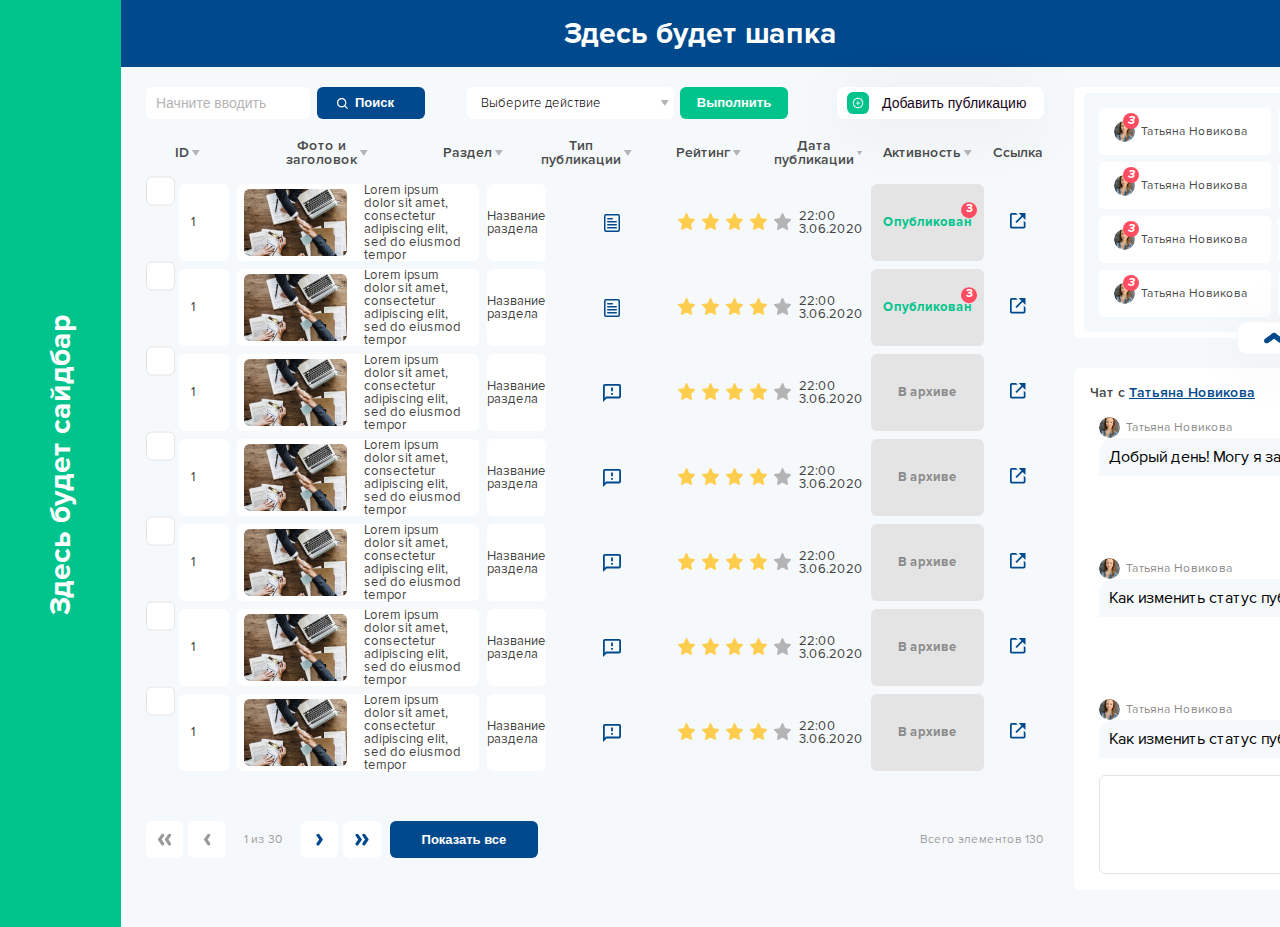
<file: index3.html>
<!DOCTYPE html>
<html lang="en">

<head>
    <meta charset="UTF-8">
    <meta http-equiv="X-UA-Compatible" content="IE=edge">
    <meta name="viewport" content="width=device-width, initial-scale=1.0">
    <title>Все апубликации</title>
    <link rel="stylesheet" href="css/nice-select.css">
    <link rel="stylesheet" href="css/datepicker.css">
    <link rel="stylesheet" href="https://cdn.jsdelivr.net/npm/bootstrap@4.6.0/dist/css/bootstrap.min.css" integrity="sha384-B0vP5xmATw1+K9KRQjQERJvTumQW0nPEzvF6L/Z6nronJ3oUOFUFpCjEUQouq2+l" crossorigin="anonymous">
    <link rel="stylesheet" href="css/style.css">
</head>

<body>
    <div class="wrapper">
        <aside class='removed-sidebar'>
            <span>Здесь будет сайдбар</span>
        </aside>
        <main>
            <header class='removed-header'>Здесь будет шапка</header>
            <div class="content">
                <div class="content__left">
                    <div class="content-top">
                        <div class="content-top__left">
                            <div class="search">
                                <input type="text" placeholder="Начните вводить">
                                <button class="blue-btn">
                                    <svg width="11" height="11" viewBox="0 0 11 11" fill="none" xmlns="http://www.w3.org/2000/svg">
                                        <path d="M4.70412 9.40774C5.74783 9.40753 6.76147 9.05814 7.58363 8.41522L10.1685 11L11 10.1686L8.41508 7.58381C9.05837 6.76162 9.40799 5.7478 9.40824 4.70387C9.40824 2.11027 7.29786 0 4.70412 0C2.11039 0 0 2.11027 0 4.70387C0 7.29747 2.11039 9.40774 4.70412 9.40774ZM4.70412 1.17597C6.64986 1.17597 8.23221 2.75823 8.23221 4.70387C8.23221 6.64951 6.64986 8.23177 4.70412 8.23177C2.75838 8.23177 1.17603 6.64951 1.17603 4.70387C1.17603 2.75823 2.75838 1.17597 4.70412 1.17597Z" fill="white"/>
                                    </svg>
                                    <span>Поиск</span>
                                </button>
                            </div>
                            <div class="action">
                                <select class="select">
                                    <option disabled selected value="">Выберите действие</option>
                                    <option value="действие 1">действие 1</option>
                                    <option value="действие 2">действие 2</option>
                                    <option value="действие 3">действие 3</option>
                                </select>
                                <button class="green-btn">Выполнить</button>
                            </div>
                        </div>
                        <div class="content-top__right">
                            <button class="add-article add-btn custom-btn">
                                <i>
                                    <svg width="12" height="12" viewBox="0 0 12 12" fill="none" xmlns="http://www.w3.org/2000/svg">
                                        <path d="M8.15625 5.625H6.375V3.84375C6.375 3.79219 6.33281 3.75 6.28125 3.75H5.71875C5.66719 3.75 5.625 3.79219 5.625 3.84375V5.625H3.84375C3.79219 5.625 3.75 5.66719 3.75 5.71875V6.28125C3.75 6.33281 3.79219 6.375 3.84375 6.375H5.625V8.15625C5.625 8.20781 5.66719 8.25 5.71875 8.25H6.28125C6.33281 8.25 6.375 8.20781 6.375 8.15625V6.375H8.15625C8.20781 6.375 8.25 6.33281 8.25 6.28125V5.71875C8.25 5.66719 8.20781 5.625 8.15625 5.625Z" fill="white"/>
                                        <path d="M6 0.75C3.10078 0.75 0.75 3.10078 0.75 6C0.75 8.89922 3.10078 11.25 6 11.25C8.89922 11.25 11.25 8.89922 11.25 6C11.25 3.10078 8.89922 0.75 6 0.75ZM6 10.3594C3.59297 10.3594 1.64062 8.40703 1.64062 6C1.64062 3.59297 3.59297 1.64062 6 1.64062C8.40703 1.64062 10.3594 3.59297 10.3594 6C10.3594 8.40703 8.40703 10.3594 6 10.3594Z" fill="white"/>
                                    </svg>
                                </i>
                                <span>Добавить публикацию</span>
                            </button>
                        </div>
                    </div>
                    <div class="table">
                        <div class="table__head">
                            <div class="table__head-title">
                                <span>ID</span>
                                <svg class="svg-sort" width="8" height="6" viewBox="0 0 8 6" fill="none" xmlns="http://www.w3.org/2000/svg">
                                    <path d="M3.44095 5.46338C3.47535 5.51334 3.52138 5.5542 3.57508 5.58242C3.62878 5.61064 3.68853 5.62539 3.7492 5.62539C3.80986 5.62539 3.86962 5.61064 3.92331 5.58242C3.97701 5.5542 4.02305 5.51334 4.05745 5.46338L7.43245 0.588375C7.47151 0.532147 7.49442 0.466287 7.49869 0.397952C7.50295 0.329618 7.4884 0.261421 7.45663 0.200773C7.42486 0.140124 7.37707 0.0893432 7.31846 0.0539468C7.25985 0.0185505 7.19267 -0.000107379 7.1242 4.6487e-07H0.374198C0.305889 0.000282618 0.23895 0.0191805 0.180578 0.0546616C0.122207 0.0901427 0.0746116 0.140865 0.0429113 0.201373C0.0112111 0.261881 -0.00339494 0.329886 0.000664049 0.398075C0.00472303 0.466263 0.0272934 0.532055 0.065948 0.588375L3.44095 5.46338Z" fill="#B4B4B4"/>
                                </svg>
                            </div>
                            <div class="table__head-title">
                                <span>Фото и <br> заголовок</span>
                                <svg class="svg-sort" width="8" height="6" viewBox="0 0 8 6" fill="none" xmlns="http://www.w3.org/2000/svg">
                                    <path d="M3.44095 5.46338C3.47535 5.51334 3.52138 5.5542 3.57508 5.58242C3.62878 5.61064 3.68853 5.62539 3.7492 5.62539C3.80986 5.62539 3.86962 5.61064 3.92331 5.58242C3.97701 5.5542 4.02305 5.51334 4.05745 5.46338L7.43245 0.588375C7.47151 0.532147 7.49442 0.466287 7.49869 0.397952C7.50295 0.329618 7.4884 0.261421 7.45663 0.200773C7.42486 0.140124 7.37707 0.0893432 7.31846 0.0539468C7.25985 0.0185505 7.19267 -0.000107379 7.1242 4.6487e-07H0.374198C0.305889 0.000282618 0.23895 0.0191805 0.180578 0.0546616C0.122207 0.0901427 0.0746116 0.140865 0.0429113 0.201373C0.0112111 0.261881 -0.00339494 0.329886 0.000664049 0.398075C0.00472303 0.466263 0.0272934 0.532055 0.065948 0.588375L3.44095 5.46338Z" fill="#B4B4B4"/>
                                </svg>
                            </div>
                            <div class="table__head-title">
                                <span>Раздел</span>
                                <svg class="svg-sort" width="8" height="6" viewBox="0 0 8 6" fill="none" xmlns="http://www.w3.org/2000/svg">
                                    <path d="M3.44095 5.46338C3.47535 5.51334 3.52138 5.5542 3.57508 5.58242C3.62878 5.61064 3.68853 5.62539 3.7492 5.62539C3.80986 5.62539 3.86962 5.61064 3.92331 5.58242C3.97701 5.5542 4.02305 5.51334 4.05745 5.46338L7.43245 0.588375C7.47151 0.532147 7.49442 0.466287 7.49869 0.397952C7.50295 0.329618 7.4884 0.261421 7.45663 0.200773C7.42486 0.140124 7.37707 0.0893432 7.31846 0.0539468C7.25985 0.0185505 7.19267 -0.000107379 7.1242 4.6487e-07H0.374198C0.305889 0.000282618 0.23895 0.0191805 0.180578 0.0546616C0.122207 0.0901427 0.0746116 0.140865 0.0429113 0.201373C0.0112111 0.261881 -0.00339494 0.329886 0.000664049 0.398075C0.00472303 0.466263 0.0272934 0.532055 0.065948 0.588375L3.44095 5.46338Z" fill="#B4B4B4"/>
                                </svg>
                            </div>
                            <div class="table__head-title">
                                <span>Тип <br>                                    публикации</span>
                                <svg class="svg-sort" width="8" height="6" viewBox="0 0 8 6" fill="none" xmlns="http://www.w3.org/2000/svg">
                                    <path d="M3.44095 5.46338C3.47535 5.51334 3.52138 5.5542 3.57508 5.58242C3.62878 5.61064 3.68853 5.62539 3.7492 5.62539C3.80986 5.62539 3.86962 5.61064 3.92331 5.58242C3.97701 5.5542 4.02305 5.51334 4.05745 5.46338L7.43245 0.588375C7.47151 0.532147 7.49442 0.466287 7.49869 0.397952C7.50295 0.329618 7.4884 0.261421 7.45663 0.200773C7.42486 0.140124 7.37707 0.0893432 7.31846 0.0539468C7.25985 0.0185505 7.19267 -0.000107379 7.1242 4.6487e-07H0.374198C0.305889 0.000282618 0.23895 0.0191805 0.180578 0.0546616C0.122207 0.0901427 0.0746116 0.140865 0.0429113 0.201373C0.0112111 0.261881 -0.00339494 0.329886 0.000664049 0.398075C0.00472303 0.466263 0.0272934 0.532055 0.065948 0.588375L3.44095 5.46338Z" fill="#B4B4B4"/>
                                </svg>
                            </div>
                            <div class="table__head-title">
                                <span>Рейтинг </span>
                                <svg class="svg-sort" width="8" height="6" viewBox="0 0 8 6" fill="none" xmlns="http://www.w3.org/2000/svg">
                                    <path d="M3.44095 5.46338C3.47535 5.51334 3.52138 5.5542 3.57508 5.58242C3.62878 5.61064 3.68853 5.62539 3.7492 5.62539C3.80986 5.62539 3.86962 5.61064 3.92331 5.58242C3.97701 5.5542 4.02305 5.51334 4.05745 5.46338L7.43245 0.588375C7.47151 0.532147 7.49442 0.466287 7.49869 0.397952C7.50295 0.329618 7.4884 0.261421 7.45663 0.200773C7.42486 0.140124 7.37707 0.0893432 7.31846 0.0539468C7.25985 0.0185505 7.19267 -0.000107379 7.1242 4.6487e-07H0.374198C0.305889 0.000282618 0.23895 0.0191805 0.180578 0.0546616C0.122207 0.0901427 0.0746116 0.140865 0.0429113 0.201373C0.0112111 0.261881 -0.00339494 0.329886 0.000664049 0.398075C0.00472303 0.466263 0.0272934 0.532055 0.065948 0.588375L3.44095 5.46338Z" fill="#B4B4B4"/>
                                </svg>
                            </div>
                            <div class="table__head-title">
                                <span>Дата публикации </span>
                                <svg class="svg-sort" width="8" height="6" viewBox="0 0 8 6" fill="none" xmlns="http://www.w3.org/2000/svg">
                                    <path d="M3.44095 5.46338C3.47535 5.51334 3.52138 5.5542 3.57508 5.58242C3.62878 5.61064 3.68853 5.62539 3.7492 5.62539C3.80986 5.62539 3.86962 5.61064 3.92331 5.58242C3.97701 5.5542 4.02305 5.51334 4.05745 5.46338L7.43245 0.588375C7.47151 0.532147 7.49442 0.466287 7.49869 0.397952C7.50295 0.329618 7.4884 0.261421 7.45663 0.200773C7.42486 0.140124 7.37707 0.0893432 7.31846 0.0539468C7.25985 0.0185505 7.19267 -0.000107379 7.1242 4.6487e-07H0.374198C0.305889 0.000282618 0.23895 0.0191805 0.180578 0.0546616C0.122207 0.0901427 0.0746116 0.140865 0.0429113 0.201373C0.0112111 0.261881 -0.00339494 0.329886 0.000664049 0.398075C0.00472303 0.466263 0.0272934 0.532055 0.065948 0.588375L3.44095 5.46338Z" fill="#B4B4B4"/>
                                </svg>
                            </div>
                            <div class="table__head-title">
                                <span>Активность</span>
                                <svg class="svg-sort" width="8" height="6" viewBox="0 0 8 6" fill="none" xmlns="http://www.w3.org/2000/svg">
                                    <path d="M3.44095 5.46338C3.47535 5.51334 3.52138 5.5542 3.57508 5.58242C3.62878 5.61064 3.68853 5.62539 3.7492 5.62539C3.80986 5.62539 3.86962 5.61064 3.92331 5.58242C3.97701 5.5542 4.02305 5.51334 4.05745 5.46338L7.43245 0.588375C7.47151 0.532147 7.49442 0.466287 7.49869 0.397952C7.50295 0.329618 7.4884 0.261421 7.45663 0.200773C7.42486 0.140124 7.37707 0.0893432 7.31846 0.0539468C7.25985 0.0185505 7.19267 -0.000107379 7.1242 4.6487e-07H0.374198C0.305889 0.000282618 0.23895 0.0191805 0.180578 0.0546616C0.122207 0.0901427 0.0746116 0.140865 0.0429113 0.201373C0.0112111 0.261881 -0.00339494 0.329886 0.000664049 0.398075C0.00472303 0.466263 0.0272934 0.532055 0.065948 0.588375L3.44095 5.46338Z" fill="#B4B4B4"/>
                                </svg>
                            </div>
                            <div class="table__head-title">
                                <span>Ссылка</span>
                            </div>
                        </div>
                        <div class="table__row">
                            <div>
                                <div class="table__check">
                                    <input type='checkbox' class="checkbox" id='c' />
                                    <label for='c'></label>
                                </div>
                                <div>1</div>
                            </div>
                            <div>
                                <img src="img/article-img.jpg" alt="">
                                <span>Lorem ipsum dolor sit amet, consectetur adipiscing elit, sed do eiusmod tempor </span>
                            </div>
                            <div>Название раздела </div>
                            <div>
                                <svg width="16" height="18" viewBox="0 0 16 18" fill="none" xmlns="http://www.w3.org/2000/svg">
                                    <rect x="0.75" y="0.75" width="14.5" height="16.5" rx="1.25" stroke="#00498D" stroke-width="1.5"/>
                                    <rect x="3" y="13" width="10" height="1.5" rx="0.75" fill="#00498D"/>
                                    <rect x="3" y="10" width="10" height="1.5" rx="0.75" fill="#00498D"/>
                                    <rect x="3" y="7" width="10" height="1.5" rx="0.75" fill="#00498D"/>
                                    <rect x="3" y="4" width="6" height="1.5" rx="0.75" fill="#00498D"/>
                                </svg>
                            </div>
                            <div>
                                <div class="table__rating ">
                                    <div class="rating ">
                                        <div class="rating__item ">
                                            <svg width="17 " height="17 " viewBox="0 0 17 17 " fill="none " xmlns="http://www.w3.org/2000/svg ">
                                                <path d="M16.4505 5.98618L11.3543 5.21059L9.07611 0.374144C9.01388 0.241725 8.91152 0.134529 8.78506 0.0693701C8.46793 -0.0945772 8.08254 0.0420455 7.92397 0.374144L5.64581 5.21059L0.549539 5.98618C0.409035
                                    6.0072 0.280575 6.07656 0.182222 6.18166C0.0633192 6.30964 -0.00220171 6.48181 5.64944e-05 6.66035C0.0023147 6.83888 0.0721672 7.00918 0.194265 7.13381L3.88148 10.8983L3.01036 16.214C2.98993 16.3376 3.003 16.4648 3.04808
                                    16.5811C3.09316 16.6973 3.16845 16.7981 3.26541 16.8718C3.36237 16.9456 3.47713 16.9894 3.59666 16.9983C3.7162 17.0072 3.83573 16.9809 3.9417 16.9223L8.50004 14.4127L13.0584 16.9223C13.1828 16.9917 13.3273 17.0148 13.4658
                                    16.9896C13.8151 16.9265 14.0499 16.5797 13.9897 16.214L13.1186 10.8983L16.8058 7.13381C16.9062 7.03082 16.9724 6.8963 16.9925 6.74917C17.0467 6.38134 16.8018 6.04083 16.4505 5.98618Z " fill="#FFCD4D "/>
                                            </svg>
                                        </div>
                                        <div class="rating__item ">
                                            <svg width="17 " height="17 " viewBox="0 0 17 17 " fill="none " xmlns="http://www.w3.org/2000/svg ">
                                                <path d="M16.4505 5.98618L11.3543 5.21059L9.07611 0.374144C9.01388 0.241725 8.91152 0.134529 8.78506 0.0693701C8.46793 -0.0945772 8.08254 0.0420455 7.92397 0.374144L5.64581 5.21059L0.549539 5.98618C0.409035
                                    6.0072 0.280575 6.07656 0.182222 6.18166C0.0633192 6.30964 -0.00220171 6.48181 5.64944e-05 6.66035C0.0023147 6.83888 0.0721672 7.00918 0.194265 7.13381L3.88148 10.8983L3.01036 16.214C2.98993 16.3376 3.003 16.4648 3.04808
                                    16.5811C3.09316 16.6973 3.16845 16.7981 3.26541 16.8718C3.36237 16.9456 3.47713 16.9894 3.59666 16.9983C3.7162 17.0072 3.83573 16.9809 3.9417 16.9223L8.50004 14.4127L13.0584 16.9223C13.1828 16.9917 13.3273 17.0148 13.4658
                                    16.9896C13.8151 16.9265 14.0499 16.5797 13.9897 16.214L13.1186 10.8983L16.8058 7.13381C16.9062 7.03082 16.9724 6.8963 16.9925 6.74917C17.0467 6.38134 16.8018 6.04083 16.4505 5.98618Z " fill="#FFCD4D "/>
                                            </svg>
                                        </div>
                                        <div class="rating__item ">
                                            <svg width="17 " height="17 " viewBox="0 0 17 17 " fill="none " xmlns="http://www.w3.org/2000/svg ">
                                                <path d="M16.4505 5.98618L11.3543 5.21059L9.07611 0.374144C9.01388 0.241725 8.91152 0.134529 8.78506 0.0693701C8.46793 -0.0945772 8.08254 0.0420455 7.92397 0.374144L5.64581 5.21059L0.549539 5.98618C0.409035
                                    6.0072 0.280575 6.07656 0.182222 6.18166C0.0633192 6.30964 -0.00220171 6.48181 5.64944e-05 6.66035C0.0023147 6.83888 0.0721672 7.00918 0.194265 7.13381L3.88148 10.8983L3.01036 16.214C2.98993 16.3376 3.003 16.4648 3.04808
                                    16.5811C3.09316 16.6973 3.16845 16.7981 3.26541 16.8718C3.36237 16.9456 3.47713 16.9894 3.59666 16.9983C3.7162 17.0072 3.83573 16.9809 3.9417 16.9223L8.50004 14.4127L13.0584 16.9223C13.1828 16.9917 13.3273 17.0148 13.4658
                                    16.9896C13.8151 16.9265 14.0499 16.5797 13.9897 16.214L13.1186 10.8983L16.8058 7.13381C16.9062 7.03082 16.9724 6.8963 16.9925 6.74917C17.0467 6.38134 16.8018 6.04083 16.4505 5.98618Z " fill="#FFCD4D "/>
                                            </svg>
                                        </div>
                                        <div class="rating__item ">
                                            <svg width="17 " height="17 " viewBox="0 0 17 17 " fill="none " xmlns="http://www.w3.org/2000/svg ">
                                                <path d="M16.4505 5.98618L11.3543 5.21059L9.07611 0.374144C9.01388 0.241725 8.91152 0.134529 8.78506 0.0693701C8.46793 -0.0945772 8.08254 0.0420455 7.92397 0.374144L5.64581 5.21059L0.549539 5.98618C0.409035
                                    6.0072 0.280575 6.07656 0.182222 6.18166C0.0633192 6.30964 -0.00220171 6.48181 5.64944e-05 6.66035C0.0023147 6.83888 0.0721672 7.00918 0.194265 7.13381L3.88148 10.8983L3.01036 16.214C2.98993 16.3376 3.003 16.4648 3.04808
                                    16.5811C3.09316 16.6973 3.16845 16.7981 3.26541 16.8718C3.36237 16.9456 3.47713 16.9894 3.59666 16.9983C3.7162 17.0072 3.83573 16.9809 3.9417 16.9223L8.50004 14.4127L13.0584 16.9223C13.1828 16.9917 13.3273 17.0148 13.4658
                                    16.9896C13.8151 16.9265 14.0499 16.5797 13.9897 16.214L13.1186 10.8983L16.8058 7.13381C16.9062 7.03082 16.9724 6.8963 16.9925 6.74917C17.0467 6.38134 16.8018 6.04083 16.4505 5.98618Z " fill="#FFCD4D "/>
                                            </svg>
                                        </div>
                                        <div class="rating__item ">
                                            <svg width="17 " height="17 " viewBox="0 0 17 17 " fill="none " xmlns="http://www.w3.org/2000/svg ">
                                                <path d="M16.4505 5.98618L11.3543 5.21059L9.07611 0.374144C9.01388 0.241725 8.91152 0.134529 8.78506 0.0693701C8.46793 -0.0945772 8.08254 0.0420455 7.92397 0.374144L5.64581 5.21059L0.549539 5.98618C0.409035
                                    6.0072 0.280575 6.07656 0.182222 6.18166C0.0633192 6.30964 -0.00220171 6.48181 5.64944e-05 6.66035C0.0023147 6.83888 0.0721672 7.00918 0.194265 7.13381L3.88148 10.8983L3.01036 16.214C2.98993 16.3376 3.003 16.4648 3.04808
                                    16.5811C3.09316 16.6973 3.16845 16.7981 3.26541 16.8718C3.36237 16.9456 3.47713 16.9894 3.59666 16.9983C3.7162 17.0072 3.83573 16.9809 3.9417 16.9223L8.50004 14.4127L13.0584 16.9223C13.1828 16.9917 13.3273 17.0148 13.4658
                                    16.9896C13.8151 16.9265 14.0499 16.5797 13.9897 16.214L13.1186 10.8983L16.8058 7.13381C16.9062 7.03082 16.9724 6.8963 16.9925 6.74917C17.0467 6.38134 16.8018 6.04083 16.4505 5.98618Z " fill="#B4B4B4 "/>
                                            </svg>
                                        </div>
                                    </div>

                                </div>
                            </div>
                            <div>22:00 3.06.2020 </div>
                            <div>
                                <strong class="text--green">Опубликован</strong>
                                <span class="table__notification">3</span>
                            </div>
                            <div class="table__link ">
                                <a href=" "><img src="img/link.svg " alt=" "></a>
                            </div>
                        </div>
                        <div class="table__row">
                            <div>
                                <div class="table__check">
                                    <input type='checkbox' class="checkbox" id='c' />
                                    <label for='c'></label>
                                </div>
                                <div>1</div>
                            </div>
                            <div>
                                <img src="img/article-img.jpg" alt="">
                                <span>Lorem ipsum dolor sit amet, consectetur adipiscing elit, sed do eiusmod tempor </span>
                            </div>
                            <div>Название раздела </div>
                            <div>
                                <svg width="16" height="18" viewBox="0 0 16 18" fill="none" xmlns="http://www.w3.org/2000/svg">
                                    <rect x="0.75" y="0.75" width="14.5" height="16.5" rx="1.25" stroke="#00498D" stroke-width="1.5"/>
                                    <rect x="3" y="13" width="10" height="1.5" rx="0.75" fill="#00498D"/>
                                    <rect x="3" y="10" width="10" height="1.5" rx="0.75" fill="#00498D"/>
                                    <rect x="3" y="7" width="10" height="1.5" rx="0.75" fill="#00498D"/>
                                    <rect x="3" y="4" width="6" height="1.5" rx="0.75" fill="#00498D"/>
                                </svg>
                            </div>
                            <div>
                                <div class="table__rating ">
                                    <div class="rating ">
                                        <div class="rating__item ">
                                            <svg width="17 " height="17 " viewBox="0 0 17 17 " fill="none " xmlns="http://www.w3.org/2000/svg ">
                                                <path d="M16.4505 5.98618L11.3543 5.21059L9.07611 0.374144C9.01388 0.241725 8.91152 0.134529 8.78506 0.0693701C8.46793 -0.0945772 8.08254 0.0420455 7.92397 0.374144L5.64581 5.21059L0.549539 5.98618C0.409035
                                    6.0072 0.280575 6.07656 0.182222 6.18166C0.0633192 6.30964 -0.00220171 6.48181 5.64944e-05 6.66035C0.0023147 6.83888 0.0721672 7.00918 0.194265 7.13381L3.88148 10.8983L3.01036 16.214C2.98993 16.3376 3.003 16.4648 3.04808
                                    16.5811C3.09316 16.6973 3.16845 16.7981 3.26541 16.8718C3.36237 16.9456 3.47713 16.9894 3.59666 16.9983C3.7162 17.0072 3.83573 16.9809 3.9417 16.9223L8.50004 14.4127L13.0584 16.9223C13.1828 16.9917 13.3273 17.0148 13.4658
                                    16.9896C13.8151 16.9265 14.0499 16.5797 13.9897 16.214L13.1186 10.8983L16.8058 7.13381C16.9062 7.03082 16.9724 6.8963 16.9925 6.74917C17.0467 6.38134 16.8018 6.04083 16.4505 5.98618Z " fill="#FFCD4D "/>
                                            </svg>
                                        </div>
                                        <div class="rating__item ">
                                            <svg width="17 " height="17 " viewBox="0 0 17 17 " fill="none " xmlns="http://www.w3.org/2000/svg ">
                                                <path d="M16.4505 5.98618L11.3543 5.21059L9.07611 0.374144C9.01388 0.241725 8.91152 0.134529 8.78506 0.0693701C8.46793 -0.0945772 8.08254 0.0420455 7.92397 0.374144L5.64581 5.21059L0.549539 5.98618C0.409035
                                    6.0072 0.280575 6.07656 0.182222 6.18166C0.0633192 6.30964 -0.00220171 6.48181 5.64944e-05 6.66035C0.0023147 6.83888 0.0721672 7.00918 0.194265 7.13381L3.88148 10.8983L3.01036 16.214C2.98993 16.3376 3.003 16.4648 3.04808
                                    16.5811C3.09316 16.6973 3.16845 16.7981 3.26541 16.8718C3.36237 16.9456 3.47713 16.9894 3.59666 16.9983C3.7162 17.0072 3.83573 16.9809 3.9417 16.9223L8.50004 14.4127L13.0584 16.9223C13.1828 16.9917 13.3273 17.0148 13.4658
                                    16.9896C13.8151 16.9265 14.0499 16.5797 13.9897 16.214L13.1186 10.8983L16.8058 7.13381C16.9062 7.03082 16.9724 6.8963 16.9925 6.74917C17.0467 6.38134 16.8018 6.04083 16.4505 5.98618Z " fill="#FFCD4D "/>
                                            </svg>
                                        </div>
                                        <div class="rating__item ">
                                            <svg width="17 " height="17 " viewBox="0 0 17 17 " fill="none " xmlns="http://www.w3.org/2000/svg ">
                                                <path d="M16.4505 5.98618L11.3543 5.21059L9.07611 0.374144C9.01388 0.241725 8.91152 0.134529 8.78506 0.0693701C8.46793 -0.0945772 8.08254 0.0420455 7.92397 0.374144L5.64581 5.21059L0.549539 5.98618C0.409035
                                    6.0072 0.280575 6.07656 0.182222 6.18166C0.0633192 6.30964 -0.00220171 6.48181 5.64944e-05 6.66035C0.0023147 6.83888 0.0721672 7.00918 0.194265 7.13381L3.88148 10.8983L3.01036 16.214C2.98993 16.3376 3.003 16.4648 3.04808
                                    16.5811C3.09316 16.6973 3.16845 16.7981 3.26541 16.8718C3.36237 16.9456 3.47713 16.9894 3.59666 16.9983C3.7162 17.0072 3.83573 16.9809 3.9417 16.9223L8.50004 14.4127L13.0584 16.9223C13.1828 16.9917 13.3273 17.0148 13.4658
                                    16.9896C13.8151 16.9265 14.0499 16.5797 13.9897 16.214L13.1186 10.8983L16.8058 7.13381C16.9062 7.03082 16.9724 6.8963 16.9925 6.74917C17.0467 6.38134 16.8018 6.04083 16.4505 5.98618Z " fill="#FFCD4D "/>
                                            </svg>
                                        </div>
                                        <div class="rating__item ">
                                            <svg width="17 " height="17 " viewBox="0 0 17 17 " fill="none " xmlns="http://www.w3.org/2000/svg ">
                                                <path d="M16.4505 5.98618L11.3543 5.21059L9.07611 0.374144C9.01388 0.241725 8.91152 0.134529 8.78506 0.0693701C8.46793 -0.0945772 8.08254 0.0420455 7.92397 0.374144L5.64581 5.21059L0.549539 5.98618C0.409035
                                    6.0072 0.280575 6.07656 0.182222 6.18166C0.0633192 6.30964 -0.00220171 6.48181 5.64944e-05 6.66035C0.0023147 6.83888 0.0721672 7.00918 0.194265 7.13381L3.88148 10.8983L3.01036 16.214C2.98993 16.3376 3.003 16.4648 3.04808
                                    16.5811C3.09316 16.6973 3.16845 16.7981 3.26541 16.8718C3.36237 16.9456 3.47713 16.9894 3.59666 16.9983C3.7162 17.0072 3.83573 16.9809 3.9417 16.9223L8.50004 14.4127L13.0584 16.9223C13.1828 16.9917 13.3273 17.0148 13.4658
                                    16.9896C13.8151 16.9265 14.0499 16.5797 13.9897 16.214L13.1186 10.8983L16.8058 7.13381C16.9062 7.03082 16.9724 6.8963 16.9925 6.74917C17.0467 6.38134 16.8018 6.04083 16.4505 5.98618Z " fill="#FFCD4D "/>
                                            </svg>
                                        </div>
                                        <div class="rating__item ">
                                            <svg width="17 " height="17 " viewBox="0 0 17 17 " fill="none " xmlns="http://www.w3.org/2000/svg ">
                                                <path d="M16.4505 5.98618L11.3543 5.21059L9.07611 0.374144C9.01388 0.241725 8.91152 0.134529 8.78506 0.0693701C8.46793 -0.0945772 8.08254 0.0420455 7.92397 0.374144L5.64581 5.21059L0.549539 5.98618C0.409035
                                    6.0072 0.280575 6.07656 0.182222 6.18166C0.0633192 6.30964 -0.00220171 6.48181 5.64944e-05 6.66035C0.0023147 6.83888 0.0721672 7.00918 0.194265 7.13381L3.88148 10.8983L3.01036 16.214C2.98993 16.3376 3.003 16.4648 3.04808
                                    16.5811C3.09316 16.6973 3.16845 16.7981 3.26541 16.8718C3.36237 16.9456 3.47713 16.9894 3.59666 16.9983C3.7162 17.0072 3.83573 16.9809 3.9417 16.9223L8.50004 14.4127L13.0584 16.9223C13.1828 16.9917 13.3273 17.0148 13.4658
                                    16.9896C13.8151 16.9265 14.0499 16.5797 13.9897 16.214L13.1186 10.8983L16.8058 7.13381C16.9062 7.03082 16.9724 6.8963 16.9925 6.74917C17.0467 6.38134 16.8018 6.04083 16.4505 5.98618Z " fill="#B4B4B4 "/>
                                            </svg>
                                        </div>
                                    </div>

                                </div>
                            </div>
                            <div>22:00 3.06.2020 </div>
                            <div>
                                <strong class="text--green">Опубликован</strong>
                                <span class="table__notification">3</span>
                            </div>
                            <div class="table__link ">
                                <a href=" "><img src="img/link.svg " alt=" "></a>
                            </div>
                        </div>
                        <div class="table__row">
                            <div>
                                <div class="table__check">
                                    <input type='checkbox' class="checkbox" id='c' />
                                    <label for='c'></label>
                                </div>
                                <div>1</div>
                            </div>
                            <div>
                                <img src="img/article-img.jpg" alt="">
                                <span>Lorem ipsum dolor sit amet, consectetur adipiscing elit, sed do eiusmod tempor </span>
                            </div>
                            <div>Название раздела </div>
                            <div>
                                <svg width="18" height="18" viewBox="0 0 18 18" fill="none" xmlns="http://www.w3.org/2000/svg">
                                    <path d="M16.2 0H1.8C0.81 0 0.00899999 0.81 0.00899999 1.8L0 18L3.6 14.4H16.2C17.19 14.4 18 13.59 18 12.6V1.8C18 0.81 17.19 0 16.2 0ZM16.2 12.6H2.853L2.322 13.131L1.8 13.653V1.8H16.2V12.6ZM8.1 9H9.9V10.8H8.1V9ZM8.1 3.6H9.9V7.2H8.1V3.6Z" fill="#00498D"/>
                                </svg>
                            </div>
                            <div>
                                <div class="table__rating ">
                                    <div class="rating ">
                                        <div class="rating__item ">
                                            <svg width="17 " height="17 " viewBox="0 0 17 17 " fill="none " xmlns="http://www.w3.org/2000/svg ">
                                                <path d="M16.4505 5.98618L11.3543 5.21059L9.07611 0.374144C9.01388 0.241725 8.91152 0.134529 8.78506 0.0693701C8.46793 -0.0945772 8.08254 0.0420455 7.92397 0.374144L5.64581 5.21059L0.549539 5.98618C0.409035
                                    6.0072 0.280575 6.07656 0.182222 6.18166C0.0633192 6.30964 -0.00220171 6.48181 5.64944e-05 6.66035C0.0023147 6.83888 0.0721672 7.00918 0.194265 7.13381L3.88148 10.8983L3.01036 16.214C2.98993 16.3376 3.003 16.4648 3.04808
                                    16.5811C3.09316 16.6973 3.16845 16.7981 3.26541 16.8718C3.36237 16.9456 3.47713 16.9894 3.59666 16.9983C3.7162 17.0072 3.83573 16.9809 3.9417 16.9223L8.50004 14.4127L13.0584 16.9223C13.1828 16.9917 13.3273 17.0148 13.4658
                                    16.9896C13.8151 16.9265 14.0499 16.5797 13.9897 16.214L13.1186 10.8983L16.8058 7.13381C16.9062 7.03082 16.9724 6.8963 16.9925 6.74917C17.0467 6.38134 16.8018 6.04083 16.4505 5.98618Z " fill="#FFCD4D "/>
                                            </svg>
                                        </div>
                                        <div class="rating__item ">
                                            <svg width="17 " height="17 " viewBox="0 0 17 17 " fill="none " xmlns="http://www.w3.org/2000/svg ">
                                                <path d="M16.4505 5.98618L11.3543 5.21059L9.07611 0.374144C9.01388 0.241725 8.91152 0.134529 8.78506 0.0693701C8.46793 -0.0945772 8.08254 0.0420455 7.92397 0.374144L5.64581 5.21059L0.549539 5.98618C0.409035
                                    6.0072 0.280575 6.07656 0.182222 6.18166C0.0633192 6.30964 -0.00220171 6.48181 5.64944e-05 6.66035C0.0023147 6.83888 0.0721672 7.00918 0.194265 7.13381L3.88148 10.8983L3.01036 16.214C2.98993 16.3376 3.003 16.4648 3.04808
                                    16.5811C3.09316 16.6973 3.16845 16.7981 3.26541 16.8718C3.36237 16.9456 3.47713 16.9894 3.59666 16.9983C3.7162 17.0072 3.83573 16.9809 3.9417 16.9223L8.50004 14.4127L13.0584 16.9223C13.1828 16.9917 13.3273 17.0148 13.4658
                                    16.9896C13.8151 16.9265 14.0499 16.5797 13.9897 16.214L13.1186 10.8983L16.8058 7.13381C16.9062 7.03082 16.9724 6.8963 16.9925 6.74917C17.0467 6.38134 16.8018 6.04083 16.4505 5.98618Z " fill="#FFCD4D "/>
                                            </svg>
                                        </div>
                                        <div class="rating__item ">
                                            <svg width="17 " height="17 " viewBox="0 0 17 17 " fill="none " xmlns="http://www.w3.org/2000/svg ">
                                                <path d="M16.4505 5.98618L11.3543 5.21059L9.07611 0.374144C9.01388 0.241725 8.91152 0.134529 8.78506 0.0693701C8.46793 -0.0945772 8.08254 0.0420455 7.92397 0.374144L5.64581 5.21059L0.549539 5.98618C0.409035
                                    6.0072 0.280575 6.07656 0.182222 6.18166C0.0633192 6.30964 -0.00220171 6.48181 5.64944e-05 6.66035C0.0023147 6.83888 0.0721672 7.00918 0.194265 7.13381L3.88148 10.8983L3.01036 16.214C2.98993 16.3376 3.003 16.4648 3.04808
                                    16.5811C3.09316 16.6973 3.16845 16.7981 3.26541 16.8718C3.36237 16.9456 3.47713 16.9894 3.59666 16.9983C3.7162 17.0072 3.83573 16.9809 3.9417 16.9223L8.50004 14.4127L13.0584 16.9223C13.1828 16.9917 13.3273 17.0148 13.4658
                                    16.9896C13.8151 16.9265 14.0499 16.5797 13.9897 16.214L13.1186 10.8983L16.8058 7.13381C16.9062 7.03082 16.9724 6.8963 16.9925 6.74917C17.0467 6.38134 16.8018 6.04083 16.4505 5.98618Z " fill="#FFCD4D "/>
                                            </svg>
                                        </div>
                                        <div class="rating__item ">
                                            <svg width="17 " height="17 " viewBox="0 0 17 17 " fill="none " xmlns="http://www.w3.org/2000/svg ">
                                                <path d="M16.4505 5.98618L11.3543 5.21059L9.07611 0.374144C9.01388 0.241725 8.91152 0.134529 8.78506 0.0693701C8.46793 -0.0945772 8.08254 0.0420455 7.92397 0.374144L5.64581 5.21059L0.549539 5.98618C0.409035
                                    6.0072 0.280575 6.07656 0.182222 6.18166C0.0633192 6.30964 -0.00220171 6.48181 5.64944e-05 6.66035C0.0023147 6.83888 0.0721672 7.00918 0.194265 7.13381L3.88148 10.8983L3.01036 16.214C2.98993 16.3376 3.003 16.4648 3.04808
                                    16.5811C3.09316 16.6973 3.16845 16.7981 3.26541 16.8718C3.36237 16.9456 3.47713 16.9894 3.59666 16.9983C3.7162 17.0072 3.83573 16.9809 3.9417 16.9223L8.50004 14.4127L13.0584 16.9223C13.1828 16.9917 13.3273 17.0148 13.4658
                                    16.9896C13.8151 16.9265 14.0499 16.5797 13.9897 16.214L13.1186 10.8983L16.8058 7.13381C16.9062 7.03082 16.9724 6.8963 16.9925 6.74917C17.0467 6.38134 16.8018 6.04083 16.4505 5.98618Z " fill="#FFCD4D "/>
                                            </svg>
                                        </div>
                                        <div class="rating__item ">
                                            <svg width="17 " height="17 " viewBox="0 0 17 17 " fill="none " xmlns="http://www.w3.org/2000/svg ">
                                                <path d="M16.4505 5.98618L11.3543 5.21059L9.07611 0.374144C9.01388 0.241725 8.91152 0.134529 8.78506 0.0693701C8.46793 -0.0945772 8.08254 0.0420455 7.92397 0.374144L5.64581 5.21059L0.549539 5.98618C0.409035
                                    6.0072 0.280575 6.07656 0.182222 6.18166C0.0633192 6.30964 -0.00220171 6.48181 5.64944e-05 6.66035C0.0023147 6.83888 0.0721672 7.00918 0.194265 7.13381L3.88148 10.8983L3.01036 16.214C2.98993 16.3376 3.003 16.4648 3.04808
                                    16.5811C3.09316 16.6973 3.16845 16.7981 3.26541 16.8718C3.36237 16.9456 3.47713 16.9894 3.59666 16.9983C3.7162 17.0072 3.83573 16.9809 3.9417 16.9223L8.50004 14.4127L13.0584 16.9223C13.1828 16.9917 13.3273 17.0148 13.4658
                                    16.9896C13.8151 16.9265 14.0499 16.5797 13.9897 16.214L13.1186 10.8983L16.8058 7.13381C16.9062 7.03082 16.9724 6.8963 16.9925 6.74917C17.0467 6.38134 16.8018 6.04083 16.4505 5.98618Z " fill="#B4B4B4 "/>
                                            </svg>
                                        </div>
                                    </div>

                                </div>
                            </div>
                            <div>22:00 3.06.2020 </div>
                            <div>
                                <strong class="text--grey">В архиве</strong>
                            </div>
                            <div class="table__link ">
                                <a href=" "><img src="img/link.svg " alt=" "></a>
                            </div>
                        </div>
                        <div class="table__row">
                            <div>
                                <div class="table__check">
                                    <input type='checkbox' class="checkbox" id='c' />
                                    <label for='c'></label>
                                </div>
                                <div>1</div>
                            </div>
                            <div>
                                <img src="img/article-img.jpg" alt="">
                                <span>Lorem ipsum dolor sit amet, consectetur adipiscing elit, sed do eiusmod tempor </span>
                            </div>
                            <div>Название раздела </div>
                            <div>
                                <svg width="18" height="18" viewBox="0 0 18 18" fill="none" xmlns="http://www.w3.org/2000/svg">
                                    <path d="M16.2 0H1.8C0.81 0 0.00899999 0.81 0.00899999 1.8L0 18L3.6 14.4H16.2C17.19 14.4 18 13.59 18 12.6V1.8C18 0.81 17.19 0 16.2 0ZM16.2 12.6H2.853L2.322 13.131L1.8 13.653V1.8H16.2V12.6ZM8.1 9H9.9V10.8H8.1V9ZM8.1 3.6H9.9V7.2H8.1V3.6Z" fill="#00498D"/>
                                </svg>
                            </div>
                            <div>
                                <div class="table__rating ">
                                    <div class="rating ">
                                        <div class="rating__item ">
                                            <svg width="17 " height="17 " viewBox="0 0 17 17 " fill="none " xmlns="http://www.w3.org/2000/svg ">
                                                <path d="M16.4505 5.98618L11.3543 5.21059L9.07611 0.374144C9.01388 0.241725 8.91152 0.134529 8.78506 0.0693701C8.46793 -0.0945772 8.08254 0.0420455 7.92397 0.374144L5.64581 5.21059L0.549539 5.98618C0.409035
                                    6.0072 0.280575 6.07656 0.182222 6.18166C0.0633192 6.30964 -0.00220171 6.48181 5.64944e-05 6.66035C0.0023147 6.83888 0.0721672 7.00918 0.194265 7.13381L3.88148 10.8983L3.01036 16.214C2.98993 16.3376 3.003 16.4648 3.04808
                                    16.5811C3.09316 16.6973 3.16845 16.7981 3.26541 16.8718C3.36237 16.9456 3.47713 16.9894 3.59666 16.9983C3.7162 17.0072 3.83573 16.9809 3.9417 16.9223L8.50004 14.4127L13.0584 16.9223C13.1828 16.9917 13.3273 17.0148 13.4658
                                    16.9896C13.8151 16.9265 14.0499 16.5797 13.9897 16.214L13.1186 10.8983L16.8058 7.13381C16.9062 7.03082 16.9724 6.8963 16.9925 6.74917C17.0467 6.38134 16.8018 6.04083 16.4505 5.98618Z " fill="#FFCD4D "/>
                                            </svg>
                                        </div>
                                        <div class="rating__item ">
                                            <svg width="17 " height="17 " viewBox="0 0 17 17 " fill="none " xmlns="http://www.w3.org/2000/svg ">
                                                <path d="M16.4505 5.98618L11.3543 5.21059L9.07611 0.374144C9.01388 0.241725 8.91152 0.134529 8.78506 0.0693701C8.46793 -0.0945772 8.08254 0.0420455 7.92397 0.374144L5.64581 5.21059L0.549539 5.98618C0.409035
                                    6.0072 0.280575 6.07656 0.182222 6.18166C0.0633192 6.30964 -0.00220171 6.48181 5.64944e-05 6.66035C0.0023147 6.83888 0.0721672 7.00918 0.194265 7.13381L3.88148 10.8983L3.01036 16.214C2.98993 16.3376 3.003 16.4648 3.04808
                                    16.5811C3.09316 16.6973 3.16845 16.7981 3.26541 16.8718C3.36237 16.9456 3.47713 16.9894 3.59666 16.9983C3.7162 17.0072 3.83573 16.9809 3.9417 16.9223L8.50004 14.4127L13.0584 16.9223C13.1828 16.9917 13.3273 17.0148 13.4658
                                    16.9896C13.8151 16.9265 14.0499 16.5797 13.9897 16.214L13.1186 10.8983L16.8058 7.13381C16.9062 7.03082 16.9724 6.8963 16.9925 6.74917C17.0467 6.38134 16.8018 6.04083 16.4505 5.98618Z " fill="#FFCD4D "/>
                                            </svg>
                                        </div>
                                        <div class="rating__item ">
                                            <svg width="17 " height="17 " viewBox="0 0 17 17 " fill="none " xmlns="http://www.w3.org/2000/svg ">
                                                <path d="M16.4505 5.98618L11.3543 5.21059L9.07611 0.374144C9.01388 0.241725 8.91152 0.134529 8.78506 0.0693701C8.46793 -0.0945772 8.08254 0.0420455 7.92397 0.374144L5.64581 5.21059L0.549539 5.98618C0.409035
                                    6.0072 0.280575 6.07656 0.182222 6.18166C0.0633192 6.30964 -0.00220171 6.48181 5.64944e-05 6.66035C0.0023147 6.83888 0.0721672 7.00918 0.194265 7.13381L3.88148 10.8983L3.01036 16.214C2.98993 16.3376 3.003 16.4648 3.04808
                                    16.5811C3.09316 16.6973 3.16845 16.7981 3.26541 16.8718C3.36237 16.9456 3.47713 16.9894 3.59666 16.9983C3.7162 17.0072 3.83573 16.9809 3.9417 16.9223L8.50004 14.4127L13.0584 16.9223C13.1828 16.9917 13.3273 17.0148 13.4658
                                    16.9896C13.8151 16.9265 14.0499 16.5797 13.9897 16.214L13.1186 10.8983L16.8058 7.13381C16.9062 7.03082 16.9724 6.8963 16.9925 6.74917C17.0467 6.38134 16.8018 6.04083 16.4505 5.98618Z " fill="#FFCD4D "/>
                                            </svg>
                                        </div>
                                        <div class="rating__item ">
                                            <svg width="17 " height="17 " viewBox="0 0 17 17 " fill="none " xmlns="http://www.w3.org/2000/svg ">
                                                <path d="M16.4505 5.98618L11.3543 5.21059L9.07611 0.374144C9.01388 0.241725 8.91152 0.134529 8.78506 0.0693701C8.46793 -0.0945772 8.08254 0.0420455 7.92397 0.374144L5.64581 5.21059L0.549539 5.98618C0.409035
                                    6.0072 0.280575 6.07656 0.182222 6.18166C0.0633192 6.30964 -0.00220171 6.48181 5.64944e-05 6.66035C0.0023147 6.83888 0.0721672 7.00918 0.194265 7.13381L3.88148 10.8983L3.01036 16.214C2.98993 16.3376 3.003 16.4648 3.04808
                                    16.5811C3.09316 16.6973 3.16845 16.7981 3.26541 16.8718C3.36237 16.9456 3.47713 16.9894 3.59666 16.9983C3.7162 17.0072 3.83573 16.9809 3.9417 16.9223L8.50004 14.4127L13.0584 16.9223C13.1828 16.9917 13.3273 17.0148 13.4658
                                    16.9896C13.8151 16.9265 14.0499 16.5797 13.9897 16.214L13.1186 10.8983L16.8058 7.13381C16.9062 7.03082 16.9724 6.8963 16.9925 6.74917C17.0467 6.38134 16.8018 6.04083 16.4505 5.98618Z " fill="#FFCD4D "/>
                                            </svg>
                                        </div>
                                        <div class="rating__item ">
                                            <svg width="17 " height="17 " viewBox="0 0 17 17 " fill="none " xmlns="http://www.w3.org/2000/svg ">
                                                <path d="M16.4505 5.98618L11.3543 5.21059L9.07611 0.374144C9.01388 0.241725 8.91152 0.134529 8.78506 0.0693701C8.46793 -0.0945772 8.08254 0.0420455 7.92397 0.374144L5.64581 5.21059L0.549539 5.98618C0.409035
                                    6.0072 0.280575 6.07656 0.182222 6.18166C0.0633192 6.30964 -0.00220171 6.48181 5.64944e-05 6.66035C0.0023147 6.83888 0.0721672 7.00918 0.194265 7.13381L3.88148 10.8983L3.01036 16.214C2.98993 16.3376 3.003 16.4648 3.04808
                                    16.5811C3.09316 16.6973 3.16845 16.7981 3.26541 16.8718C3.36237 16.9456 3.47713 16.9894 3.59666 16.9983C3.7162 17.0072 3.83573 16.9809 3.9417 16.9223L8.50004 14.4127L13.0584 16.9223C13.1828 16.9917 13.3273 17.0148 13.4658
                                    16.9896C13.8151 16.9265 14.0499 16.5797 13.9897 16.214L13.1186 10.8983L16.8058 7.13381C16.9062 7.03082 16.9724 6.8963 16.9925 6.74917C17.0467 6.38134 16.8018 6.04083 16.4505 5.98618Z " fill="#B4B4B4 "/>
                                            </svg>
                                        </div>
                                    </div>

                                </div>
                            </div>
                            <div>22:00 3.06.2020 </div>
                            <div>
                                <strong class="text--grey">В архиве</strong>
                            </div>
                            <div class="table__link ">
                                <a href=" "><img src="img/link.svg " alt=" "></a>
                            </div>
                        </div>
                        <div class="table__row">
                            <div>
                                <div class="table__check">
                                    <input type='checkbox' class="checkbox" id='c' />
                                    <label for='c'></label>
                                </div>
                                <div>1</div>
                            </div>
                            <div>
                                <img src="img/article-img.jpg" alt="">
                                <span>Lorem ipsum dolor sit amet, consectetur adipiscing elit, sed do eiusmod tempor </span>
                            </div>
                            <div>Название раздела </div>
                            <div>
                                <svg width="18" height="18" viewBox="0 0 18 18" fill="none" xmlns="http://www.w3.org/2000/svg">
                                    <path d="M16.2 0H1.8C0.81 0 0.00899999 0.81 0.00899999 1.8L0 18L3.6 14.4H16.2C17.19 14.4 18 13.59 18 12.6V1.8C18 0.81 17.19 0 16.2 0ZM16.2 12.6H2.853L2.322 13.131L1.8 13.653V1.8H16.2V12.6ZM8.1 9H9.9V10.8H8.1V9ZM8.1 3.6H9.9V7.2H8.1V3.6Z" fill="#00498D"/>
                                </svg>
                            </div>
                            <div>
                                <div class="table__rating ">
                                    <div class="rating ">
                                        <div class="rating__item ">
                                            <svg width="17 " height="17 " viewBox="0 0 17 17 " fill="none " xmlns="http://www.w3.org/2000/svg ">
                                                <path d="M16.4505 5.98618L11.3543 5.21059L9.07611 0.374144C9.01388 0.241725 8.91152 0.134529 8.78506 0.0693701C8.46793 -0.0945772 8.08254 0.0420455 7.92397 0.374144L5.64581 5.21059L0.549539 5.98618C0.409035
                                    6.0072 0.280575 6.07656 0.182222 6.18166C0.0633192 6.30964 -0.00220171 6.48181 5.64944e-05 6.66035C0.0023147 6.83888 0.0721672 7.00918 0.194265 7.13381L3.88148 10.8983L3.01036 16.214C2.98993 16.3376 3.003 16.4648 3.04808
                                    16.5811C3.09316 16.6973 3.16845 16.7981 3.26541 16.8718C3.36237 16.9456 3.47713 16.9894 3.59666 16.9983C3.7162 17.0072 3.83573 16.9809 3.9417 16.9223L8.50004 14.4127L13.0584 16.9223C13.1828 16.9917 13.3273 17.0148 13.4658
                                    16.9896C13.8151 16.9265 14.0499 16.5797 13.9897 16.214L13.1186 10.8983L16.8058 7.13381C16.9062 7.03082 16.9724 6.8963 16.9925 6.74917C17.0467 6.38134 16.8018 6.04083 16.4505 5.98618Z " fill="#FFCD4D "/>
                                            </svg>
                                        </div>
                                        <div class="rating__item ">
                                            <svg width="17 " height="17 " viewBox="0 0 17 17 " fill="none " xmlns="http://www.w3.org/2000/svg ">
                                                <path d="M16.4505 5.98618L11.3543 5.21059L9.07611 0.374144C9.01388 0.241725 8.91152 0.134529 8.78506 0.0693701C8.46793 -0.0945772 8.08254 0.0420455 7.92397 0.374144L5.64581 5.21059L0.549539 5.98618C0.409035
                                    6.0072 0.280575 6.07656 0.182222 6.18166C0.0633192 6.30964 -0.00220171 6.48181 5.64944e-05 6.66035C0.0023147 6.83888 0.0721672 7.00918 0.194265 7.13381L3.88148 10.8983L3.01036 16.214C2.98993 16.3376 3.003 16.4648 3.04808
                                    16.5811C3.09316 16.6973 3.16845 16.7981 3.26541 16.8718C3.36237 16.9456 3.47713 16.9894 3.59666 16.9983C3.7162 17.0072 3.83573 16.9809 3.9417 16.9223L8.50004 14.4127L13.0584 16.9223C13.1828 16.9917 13.3273 17.0148 13.4658
                                    16.9896C13.8151 16.9265 14.0499 16.5797 13.9897 16.214L13.1186 10.8983L16.8058 7.13381C16.9062 7.03082 16.9724 6.8963 16.9925 6.74917C17.0467 6.38134 16.8018 6.04083 16.4505 5.98618Z " fill="#FFCD4D "/>
                                            </svg>
                                        </div>
                                        <div class="rating__item ">
                                            <svg width="17 " height="17 " viewBox="0 0 17 17 " fill="none " xmlns="http://www.w3.org/2000/svg ">
                                                <path d="M16.4505 5.98618L11.3543 5.21059L9.07611 0.374144C9.01388 0.241725 8.91152 0.134529 8.78506 0.0693701C8.46793 -0.0945772 8.08254 0.0420455 7.92397 0.374144L5.64581 5.21059L0.549539 5.98618C0.409035
                                    6.0072 0.280575 6.07656 0.182222 6.18166C0.0633192 6.30964 -0.00220171 6.48181 5.64944e-05 6.66035C0.0023147 6.83888 0.0721672 7.00918 0.194265 7.13381L3.88148 10.8983L3.01036 16.214C2.98993 16.3376 3.003 16.4648 3.04808
                                    16.5811C3.09316 16.6973 3.16845 16.7981 3.26541 16.8718C3.36237 16.9456 3.47713 16.9894 3.59666 16.9983C3.7162 17.0072 3.83573 16.9809 3.9417 16.9223L8.50004 14.4127L13.0584 16.9223C13.1828 16.9917 13.3273 17.0148 13.4658
                                    16.9896C13.8151 16.9265 14.0499 16.5797 13.9897 16.214L13.1186 10.8983L16.8058 7.13381C16.9062 7.03082 16.9724 6.8963 16.9925 6.74917C17.0467 6.38134 16.8018 6.04083 16.4505 5.98618Z " fill="#FFCD4D "/>
                                            </svg>
                                        </div>
                                        <div class="rating__item ">
                                            <svg width="17 " height="17 " viewBox="0 0 17 17 " fill="none " xmlns="http://www.w3.org/2000/svg ">
                                                <path d="M16.4505 5.98618L11.3543 5.21059L9.07611 0.374144C9.01388 0.241725 8.91152 0.134529 8.78506 0.0693701C8.46793 -0.0945772 8.08254 0.0420455 7.92397 0.374144L5.64581 5.21059L0.549539 5.98618C0.409035
                                    6.0072 0.280575 6.07656 0.182222 6.18166C0.0633192 6.30964 -0.00220171 6.48181 5.64944e-05 6.66035C0.0023147 6.83888 0.0721672 7.00918 0.194265 7.13381L3.88148 10.8983L3.01036 16.214C2.98993 16.3376 3.003 16.4648 3.04808
                                    16.5811C3.09316 16.6973 3.16845 16.7981 3.26541 16.8718C3.36237 16.9456 3.47713 16.9894 3.59666 16.9983C3.7162 17.0072 3.83573 16.9809 3.9417 16.9223L8.50004 14.4127L13.0584 16.9223C13.1828 16.9917 13.3273 17.0148 13.4658
                                    16.9896C13.8151 16.9265 14.0499 16.5797 13.9897 16.214L13.1186 10.8983L16.8058 7.13381C16.9062 7.03082 16.9724 6.8963 16.9925 6.74917C17.0467 6.38134 16.8018 6.04083 16.4505 5.98618Z " fill="#FFCD4D "/>
                                            </svg>
                                        </div>
                                        <div class="rating__item ">
                                            <svg width="17 " height="17 " viewBox="0 0 17 17 " fill="none " xmlns="http://www.w3.org/2000/svg ">
                                                <path d="M16.4505 5.98618L11.3543 5.21059L9.07611 0.374144C9.01388 0.241725 8.91152 0.134529 8.78506 0.0693701C8.46793 -0.0945772 8.08254 0.0420455 7.92397 0.374144L5.64581 5.21059L0.549539 5.98618C0.409035
                                    6.0072 0.280575 6.07656 0.182222 6.18166C0.0633192 6.30964 -0.00220171 6.48181 5.64944e-05 6.66035C0.0023147 6.83888 0.0721672 7.00918 0.194265 7.13381L3.88148 10.8983L3.01036 16.214C2.98993 16.3376 3.003 16.4648 3.04808
                                    16.5811C3.09316 16.6973 3.16845 16.7981 3.26541 16.8718C3.36237 16.9456 3.47713 16.9894 3.59666 16.9983C3.7162 17.0072 3.83573 16.9809 3.9417 16.9223L8.50004 14.4127L13.0584 16.9223C13.1828 16.9917 13.3273 17.0148 13.4658
                                    16.9896C13.8151 16.9265 14.0499 16.5797 13.9897 16.214L13.1186 10.8983L16.8058 7.13381C16.9062 7.03082 16.9724 6.8963 16.9925 6.74917C17.0467 6.38134 16.8018 6.04083 16.4505 5.98618Z " fill="#B4B4B4 "/>
                                            </svg>
                                        </div>
                                    </div>

                                </div>
                            </div>
                            <div>22:00 3.06.2020 </div>
                            <div>
                                <strong class="text--grey">В архиве</strong>
                            </div>
                            <div class="table__link ">
                                <a href=" "><img src="img/link.svg " alt=" "></a>
                            </div>
                        </div>
                        <div class="table__row">
                            <div>
                                <div class="table__check">
                                    <input type='checkbox' class="checkbox" id='c' />
                                    <label for='c'></label>
                                </div>
                                <div>1</div>
                            </div>
                            <div>
                                <img src="img/article-img.jpg" alt="">
                                <span>Lorem ipsum dolor sit amet, consectetur adipiscing elit, sed do eiusmod tempor </span>
                            </div>
                            <div>Название раздела </div>
                            <div>
                                <svg width="18" height="18" viewBox="0 0 18 18" fill="none" xmlns="http://www.w3.org/2000/svg">
                                    <path d="M16.2 0H1.8C0.81 0 0.00899999 0.81 0.00899999 1.8L0 18L3.6 14.4H16.2C17.19 14.4 18 13.59 18 12.6V1.8C18 0.81 17.19 0 16.2 0ZM16.2 12.6H2.853L2.322 13.131L1.8 13.653V1.8H16.2V12.6ZM8.1 9H9.9V10.8H8.1V9ZM8.1 3.6H9.9V7.2H8.1V3.6Z" fill="#00498D"/>
                                </svg>
                            </div>
                            <div>
                                <div class="table__rating ">
                                    <div class="rating ">
                                        <div class="rating__item ">
                                            <svg width="17 " height="17 " viewBox="0 0 17 17 " fill="none " xmlns="http://www.w3.org/2000/svg ">
                                                <path d="M16.4505 5.98618L11.3543 5.21059L9.07611 0.374144C9.01388 0.241725 8.91152 0.134529 8.78506 0.0693701C8.46793 -0.0945772 8.08254 0.0420455 7.92397 0.374144L5.64581 5.21059L0.549539 5.98618C0.409035
                                    6.0072 0.280575 6.07656 0.182222 6.18166C0.0633192 6.30964 -0.00220171 6.48181 5.64944e-05 6.66035C0.0023147 6.83888 0.0721672 7.00918 0.194265 7.13381L3.88148 10.8983L3.01036 16.214C2.98993 16.3376 3.003 16.4648 3.04808
                                    16.5811C3.09316 16.6973 3.16845 16.7981 3.26541 16.8718C3.36237 16.9456 3.47713 16.9894 3.59666 16.9983C3.7162 17.0072 3.83573 16.9809 3.9417 16.9223L8.50004 14.4127L13.0584 16.9223C13.1828 16.9917 13.3273 17.0148 13.4658
                                    16.9896C13.8151 16.9265 14.0499 16.5797 13.9897 16.214L13.1186 10.8983L16.8058 7.13381C16.9062 7.03082 16.9724 6.8963 16.9925 6.74917C17.0467 6.38134 16.8018 6.04083 16.4505 5.98618Z " fill="#FFCD4D "/>
                                            </svg>
                                        </div>
                                        <div class="rating__item ">
                                            <svg width="17 " height="17 " viewBox="0 0 17 17 " fill="none " xmlns="http://www.w3.org/2000/svg ">
                                                <path d="M16.4505 5.98618L11.3543 5.21059L9.07611 0.374144C9.01388 0.241725 8.91152 0.134529 8.78506 0.0693701C8.46793 -0.0945772 8.08254 0.0420455 7.92397 0.374144L5.64581 5.21059L0.549539 5.98618C0.409035
                                    6.0072 0.280575 6.07656 0.182222 6.18166C0.0633192 6.30964 -0.00220171 6.48181 5.64944e-05 6.66035C0.0023147 6.83888 0.0721672 7.00918 0.194265 7.13381L3.88148 10.8983L3.01036 16.214C2.98993 16.3376 3.003 16.4648 3.04808
                                    16.5811C3.09316 16.6973 3.16845 16.7981 3.26541 16.8718C3.36237 16.9456 3.47713 16.9894 3.59666 16.9983C3.7162 17.0072 3.83573 16.9809 3.9417 16.9223L8.50004 14.4127L13.0584 16.9223C13.1828 16.9917 13.3273 17.0148 13.4658
                                    16.9896C13.8151 16.9265 14.0499 16.5797 13.9897 16.214L13.1186 10.8983L16.8058 7.13381C16.9062 7.03082 16.9724 6.8963 16.9925 6.74917C17.0467 6.38134 16.8018 6.04083 16.4505 5.98618Z " fill="#FFCD4D "/>
                                            </svg>
                                        </div>
                                        <div class="rating__item ">
                                            <svg width="17 " height="17 " viewBox="0 0 17 17 " fill="none " xmlns="http://www.w3.org/2000/svg ">
                                                <path d="M16.4505 5.98618L11.3543 5.21059L9.07611 0.374144C9.01388 0.241725 8.91152 0.134529 8.78506 0.0693701C8.46793 -0.0945772 8.08254 0.0420455 7.92397 0.374144L5.64581 5.21059L0.549539 5.98618C0.409035
                                    6.0072 0.280575 6.07656 0.182222 6.18166C0.0633192 6.30964 -0.00220171 6.48181 5.64944e-05 6.66035C0.0023147 6.83888 0.0721672 7.00918 0.194265 7.13381L3.88148 10.8983L3.01036 16.214C2.98993 16.3376 3.003 16.4648 3.04808
                                    16.5811C3.09316 16.6973 3.16845 16.7981 3.26541 16.8718C3.36237 16.9456 3.47713 16.9894 3.59666 16.9983C3.7162 17.0072 3.83573 16.9809 3.9417 16.9223L8.50004 14.4127L13.0584 16.9223C13.1828 16.9917 13.3273 17.0148 13.4658
                                    16.9896C13.8151 16.9265 14.0499 16.5797 13.9897 16.214L13.1186 10.8983L16.8058 7.13381C16.9062 7.03082 16.9724 6.8963 16.9925 6.74917C17.0467 6.38134 16.8018 6.04083 16.4505 5.98618Z " fill="#FFCD4D "/>
                                            </svg>
                                        </div>
                                        <div class="rating__item ">
                                            <svg width="17 " height="17 " viewBox="0 0 17 17 " fill="none " xmlns="http://www.w3.org/2000/svg ">
                                                <path d="M16.4505 5.98618L11.3543 5.21059L9.07611 0.374144C9.01388 0.241725 8.91152 0.134529 8.78506 0.0693701C8.46793 -0.0945772 8.08254 0.0420455 7.92397 0.374144L5.64581 5.21059L0.549539 5.98618C0.409035
                                    6.0072 0.280575 6.07656 0.182222 6.18166C0.0633192 6.30964 -0.00220171 6.48181 5.64944e-05 6.66035C0.0023147 6.83888 0.0721672 7.00918 0.194265 7.13381L3.88148 10.8983L3.01036 16.214C2.98993 16.3376 3.003 16.4648 3.04808
                                    16.5811C3.09316 16.6973 3.16845 16.7981 3.26541 16.8718C3.36237 16.9456 3.47713 16.9894 3.59666 16.9983C3.7162 17.0072 3.83573 16.9809 3.9417 16.9223L8.50004 14.4127L13.0584 16.9223C13.1828 16.9917 13.3273 17.0148 13.4658
                                    16.9896C13.8151 16.9265 14.0499 16.5797 13.9897 16.214L13.1186 10.8983L16.8058 7.13381C16.9062 7.03082 16.9724 6.8963 16.9925 6.74917C17.0467 6.38134 16.8018 6.04083 16.4505 5.98618Z " fill="#FFCD4D "/>
                                            </svg>
                                        </div>
                                        <div class="rating__item ">
                                            <svg width="17 " height="17 " viewBox="0 0 17 17 " fill="none " xmlns="http://www.w3.org/2000/svg ">
                                                <path d="M16.4505 5.98618L11.3543 5.21059L9.07611 0.374144C9.01388 0.241725 8.91152 0.134529 8.78506 0.0693701C8.46793 -0.0945772 8.08254 0.0420455 7.92397 0.374144L5.64581 5.21059L0.549539 5.98618C0.409035
                                    6.0072 0.280575 6.07656 0.182222 6.18166C0.0633192 6.30964 -0.00220171 6.48181 5.64944e-05 6.66035C0.0023147 6.83888 0.0721672 7.00918 0.194265 7.13381L3.88148 10.8983L3.01036 16.214C2.98993 16.3376 3.003 16.4648 3.04808
                                    16.5811C3.09316 16.6973 3.16845 16.7981 3.26541 16.8718C3.36237 16.9456 3.47713 16.9894 3.59666 16.9983C3.7162 17.0072 3.83573 16.9809 3.9417 16.9223L8.50004 14.4127L13.0584 16.9223C13.1828 16.9917 13.3273 17.0148 13.4658
                                    16.9896C13.8151 16.9265 14.0499 16.5797 13.9897 16.214L13.1186 10.8983L16.8058 7.13381C16.9062 7.03082 16.9724 6.8963 16.9925 6.74917C17.0467 6.38134 16.8018 6.04083 16.4505 5.98618Z " fill="#B4B4B4 "/>
                                            </svg>
                                        </div>
                                    </div>

                                </div>
                            </div>
                            <div>22:00 3.06.2020 </div>
                            <div>
                                <strong class="text--grey">В архиве</strong>
                            </div>
                            <div class="table__link ">
                                <a href=" "><img src="img/link.svg " alt=" "></a>
                            </div>
                        </div>
                        <div class="table__row">
                            <div>
                                <div class="table__check">
                                    <input type='checkbox' class="checkbox" id='c' />
                                    <label for='c'></label>
                                </div>
                                <div>1</div>
                            </div>
                            <div>
                                <img src="img/article-img.jpg" alt="">
                                <span>Lorem ipsum dolor sit amet, consectetur adipiscing elit, sed do eiusmod tempor </span>
                            </div>
                            <div>Название раздела </div>
                            <div>
                                <svg width="18" height="18" viewBox="0 0 18 18" fill="none" xmlns="http://www.w3.org/2000/svg">
                                    <path d="M16.2 0H1.8C0.81 0 0.00899999 0.81 0.00899999 1.8L0 18L3.6 14.4H16.2C17.19 14.4 18 13.59 18 12.6V1.8C18 0.81 17.19 0 16.2 0ZM16.2 12.6H2.853L2.322 13.131L1.8 13.653V1.8H16.2V12.6ZM8.1 9H9.9V10.8H8.1V9ZM8.1 3.6H9.9V7.2H8.1V3.6Z" fill="#00498D"/>
                                </svg>
                            </div>
                            <div>
                                <div class="table__rating ">
                                    <div class="rating ">
                                        <div class="rating__item ">
                                            <svg width="17 " height="17 " viewBox="0 0 17 17 " fill="none " xmlns="http://www.w3.org/2000/svg ">
                                                <path d="M16.4505 5.98618L11.3543 5.21059L9.07611 0.374144C9.01388 0.241725 8.91152 0.134529 8.78506 0.0693701C8.46793 -0.0945772 8.08254 0.0420455 7.92397 0.374144L5.64581 5.21059L0.549539 5.98618C0.409035
                                    6.0072 0.280575 6.07656 0.182222 6.18166C0.0633192 6.30964 -0.00220171 6.48181 5.64944e-05 6.66035C0.0023147 6.83888 0.0721672 7.00918 0.194265 7.13381L3.88148 10.8983L3.01036 16.214C2.98993 16.3376 3.003 16.4648 3.04808
                                    16.5811C3.09316 16.6973 3.16845 16.7981 3.26541 16.8718C3.36237 16.9456 3.47713 16.9894 3.59666 16.9983C3.7162 17.0072 3.83573 16.9809 3.9417 16.9223L8.50004 14.4127L13.0584 16.9223C13.1828 16.9917 13.3273 17.0148 13.4658
                                    16.9896C13.8151 16.9265 14.0499 16.5797 13.9897 16.214L13.1186 10.8983L16.8058 7.13381C16.9062 7.03082 16.9724 6.8963 16.9925 6.74917C17.0467 6.38134 16.8018 6.04083 16.4505 5.98618Z " fill="#FFCD4D "/>
                                            </svg>
                                        </div>
                                        <div class="rating__item ">
                                            <svg width="17 " height="17 " viewBox="0 0 17 17 " fill="none " xmlns="http://www.w3.org/2000/svg ">
                                                <path d="M16.4505 5.98618L11.3543 5.21059L9.07611 0.374144C9.01388 0.241725 8.91152 0.134529 8.78506 0.0693701C8.46793 -0.0945772 8.08254 0.0420455 7.92397 0.374144L5.64581 5.21059L0.549539 5.98618C0.409035
                                    6.0072 0.280575 6.07656 0.182222 6.18166C0.0633192 6.30964 -0.00220171 6.48181 5.64944e-05 6.66035C0.0023147 6.83888 0.0721672 7.00918 0.194265 7.13381L3.88148 10.8983L3.01036 16.214C2.98993 16.3376 3.003 16.4648 3.04808
                                    16.5811C3.09316 16.6973 3.16845 16.7981 3.26541 16.8718C3.36237 16.9456 3.47713 16.9894 3.59666 16.9983C3.7162 17.0072 3.83573 16.9809 3.9417 16.9223L8.50004 14.4127L13.0584 16.9223C13.1828 16.9917 13.3273 17.0148 13.4658
                                    16.9896C13.8151 16.9265 14.0499 16.5797 13.9897 16.214L13.1186 10.8983L16.8058 7.13381C16.9062 7.03082 16.9724 6.8963 16.9925 6.74917C17.0467 6.38134 16.8018 6.04083 16.4505 5.98618Z " fill="#FFCD4D "/>
                                            </svg>
                                        </div>
                                        <div class="rating__item ">
                                            <svg width="17 " height="17 " viewBox="0 0 17 17 " fill="none " xmlns="http://www.w3.org/2000/svg ">
                                                <path d="M16.4505 5.98618L11.3543 5.21059L9.07611 0.374144C9.01388 0.241725 8.91152 0.134529 8.78506 0.0693701C8.46793 -0.0945772 8.08254 0.0420455 7.92397 0.374144L5.64581 5.21059L0.549539 5.98618C0.409035
                                    6.0072 0.280575 6.07656 0.182222 6.18166C0.0633192 6.30964 -0.00220171 6.48181 5.64944e-05 6.66035C0.0023147 6.83888 0.0721672 7.00918 0.194265 7.13381L3.88148 10.8983L3.01036 16.214C2.98993 16.3376 3.003 16.4648 3.04808
                                    16.5811C3.09316 16.6973 3.16845 16.7981 3.26541 16.8718C3.36237 16.9456 3.47713 16.9894 3.59666 16.9983C3.7162 17.0072 3.83573 16.9809 3.9417 16.9223L8.50004 14.4127L13.0584 16.9223C13.1828 16.9917 13.3273 17.0148 13.4658
                                    16.9896C13.8151 16.9265 14.0499 16.5797 13.9897 16.214L13.1186 10.8983L16.8058 7.13381C16.9062 7.03082 16.9724 6.8963 16.9925 6.74917C17.0467 6.38134 16.8018 6.04083 16.4505 5.98618Z " fill="#FFCD4D "/>
                                            </svg>
                                        </div>
                                        <div class="rating__item ">
                                            <svg width="17 " height="17 " viewBox="0 0 17 17 " fill="none " xmlns="http://www.w3.org/2000/svg ">
                                                <path d="M16.4505 5.98618L11.3543 5.21059L9.07611 0.374144C9.01388 0.241725 8.91152 0.134529 8.78506 0.0693701C8.46793 -0.0945772 8.08254 0.0420455 7.92397 0.374144L5.64581 5.21059L0.549539 5.98618C0.409035
                                    6.0072 0.280575 6.07656 0.182222 6.18166C0.0633192 6.30964 -0.00220171 6.48181 5.64944e-05 6.66035C0.0023147 6.83888 0.0721672 7.00918 0.194265 7.13381L3.88148 10.8983L3.01036 16.214C2.98993 16.3376 3.003 16.4648 3.04808
                                    16.5811C3.09316 16.6973 3.16845 16.7981 3.26541 16.8718C3.36237 16.9456 3.47713 16.9894 3.59666 16.9983C3.7162 17.0072 3.83573 16.9809 3.9417 16.9223L8.50004 14.4127L13.0584 16.9223C13.1828 16.9917 13.3273 17.0148 13.4658
                                    16.9896C13.8151 16.9265 14.0499 16.5797 13.9897 16.214L13.1186 10.8983L16.8058 7.13381C16.9062 7.03082 16.9724 6.8963 16.9925 6.74917C17.0467 6.38134 16.8018 6.04083 16.4505 5.98618Z " fill="#FFCD4D "/>
                                            </svg>
                                        </div>
                                        <div class="rating__item ">
                                            <svg width="17 " height="17 " viewBox="0 0 17 17 " fill="none " xmlns="http://www.w3.org/2000/svg ">
                                                <path d="M16.4505 5.98618L11.3543 5.21059L9.07611 0.374144C9.01388 0.241725 8.91152 0.134529 8.78506 0.0693701C8.46793 -0.0945772 8.08254 0.0420455 7.92397 0.374144L5.64581 5.21059L0.549539 5.98618C0.409035
                                    6.0072 0.280575 6.07656 0.182222 6.18166C0.0633192 6.30964 -0.00220171 6.48181 5.64944e-05 6.66035C0.0023147 6.83888 0.0721672 7.00918 0.194265 7.13381L3.88148 10.8983L3.01036 16.214C2.98993 16.3376 3.003 16.4648 3.04808
                                    16.5811C3.09316 16.6973 3.16845 16.7981 3.26541 16.8718C3.36237 16.9456 3.47713 16.9894 3.59666 16.9983C3.7162 17.0072 3.83573 16.9809 3.9417 16.9223L8.50004 14.4127L13.0584 16.9223C13.1828 16.9917 13.3273 17.0148 13.4658
                                    16.9896C13.8151 16.9265 14.0499 16.5797 13.9897 16.214L13.1186 10.8983L16.8058 7.13381C16.9062 7.03082 16.9724 6.8963 16.9925 6.74917C17.0467 6.38134 16.8018 6.04083 16.4505 5.98618Z " fill="#B4B4B4 "/>
                                            </svg>
                                        </div>
                                    </div>

                                </div>
                            </div>
                            <div>22:00 3.06.2020 </div>
                            <div>
                                <strong class="text--grey">В архиве</strong>
                            </div>
                            <div class="table__link ">
                                <a href=" "><img src="img/link.svg " alt=" "></a>
                            </div>
                        </div>
                    </div>
                    <div class="content-bottom ">
                        <div class="content-bottom__left ">
                            <div class="pagination ">
                                <button class="pagination__btn pagination__btn--disabled ">
                                    <svg width="15 " height="13 " viewBox="0 0 15 13 " fill="none " xmlns="http://www.w3.org/2000/svg ">
                                        <path d="M1.089 7.08982L4.53102 11.9035C4.82069 12.3125 5.28929 12.5596 5.79196 12.5596C7.06142 12.5596 7.79413 11.1282 7.06142 10.0973L4.5651 6.59567L7.06142 3.09401C7.80264 2.06311 7.06142 0.631772 5.79196 0.631772C5.28929
                                    0.631772 4.81218 0.878848 4.5225 1.2878L1.08048 6.10152C0.876002 6.39971 0.876002 6.79163 1.089 7.08982Z " fill="#00498D "/>
                                        <path d="M7.90443 7.08982L11.3379 11.9035C11.6361 12.3125 12.1047 12.5596 12.6074 12.5596C13.8768 12.5596 14.6181 11.1282 13.8768 10.0973L11.3805 6.59567L13.8768 3.09401C14.6181 2.06311 13.8768 0.631772 12.6074
                                    0.631772C12.1047 0.631772 11.6276 0.878848 11.3379 1.2878L7.89591 6.10152C7.69143 6.39971 7.69143 6.79163 7.90443 7.08982Z " fill="#00498D "/>
                                    </svg>
                                </button>
                                <button class="pagination__btn pagination__btn--disabled ">
                                    <svg width="8 " height="13 " viewBox="0 0 8 13 " fill="none " xmlns="http://www.w3.org/2000/svg ">
                                        <path d="M1.09583 7.08982L4.53786 11.9035C4.82753 12.3125 5.29612 12.5596 5.79879 12.5596C7.06825 12.5596 7.80096 11.1282 7.06825 10.0973L4.57194 6.59567L7.06825 3.09401C7.80948 2.06311 7.06825 0.631772 5.79879
                                    0.631772C5.29612 0.631772 4.81901 0.878848 4.52934 1.2878L1.08731 6.10152C0.882838 6.39971 0.882838 6.79163 1.09583 7.08982Z " fill="#00498D "/>
                                    </svg>
                                </button>
                                <span>1 из 30</span>
                                <button class="pagination__btn ">
                                    <svg width="7 " height="13 " viewBox="0 0 7 13 " fill="none " xmlns="http://www.w3.org/2000/svg ">
                                        <path d="M6.66393 6.10146L3.22191 1.28774C2.93224 0.87879 2.46364 0.631714 1.96097 0.631714C0.691513 0.631714 -0.0411954 2.06305 0.691512 3.09395L3.18783 6.59561L0.691512 10.0973C-0.0497153 11.1282 0.691513 12.5595
                                    1.96097 12.5595C2.46364 12.5595 2.94075 12.3124 3.23043 11.9035L6.67245 7.08976C6.87693 6.79157 6.87693 6.39966 6.66393 6.10146Z " fill="#00498D "/>
                                    </svg>
                                </button>
                                <button class="pagination__btn ">
                                    <svg width="14 " height="13 " viewBox="0 0 14 13 " fill="none " xmlns="http://www.w3.org/2000/svg ">
                                        <path d="M13.5223 6.10146L10.0803 1.28774C9.79063 0.87879 9.32204 0.631714 8.81937 0.631714C7.54991 0.631714 6.8172 2.06305 7.54991 3.09395L10.0462 6.59561L7.54991 10.0973C6.80868 11.1282 7.54991 12.5595 8.81937
                                    12.5595C9.32204 12.5595 9.79915 12.3124 10.0888 11.9035L13.5308 7.08976C13.7353 6.79157 13.7353 6.39966 13.5223 6.10146Z " fill="#00498D "/>
                                        <path d="M6.7069 6.10146L3.2734 1.28774C2.9752 0.87879 2.50661 0.631714 2.00394 0.631714C0.734481 0.631714 -0.00674638 2.06305 0.734481 3.09395L3.2308 6.59561L0.734481 10.0973C-0.00674638 11.1282 0.734481 12.5595
                                    2.00394 12.5595C2.50661 12.5595 2.98372 12.3124 3.2734 11.9035L6.71542 7.08976C6.9199 6.79157 6.9199 6.39966 6.7069 6.10146Z " fill="#00498D "/>
                                    </svg>
                                </button>
                            </div>
                            <button class="show__all blue-btn ">
                                <select class="select ">
                                    <option value="Показать все">Показать все</option>
                                    <option value="10 ">10</option>
                                    <option value="20 ">20</option>
                                    <option value="30 ">30</option>
                                </select>
                            </button>
                        </div>
                        <div class="content-bottom__right ">
                            Всего элементов 130
                        </div>
                    </div>
                </div>
                <div class="content__right">
                    <div class="messages">
                        <div class="messages-list">
                            <div class="messages__item">
                                <img src="img/logo.png" alt="">
                                <span>Татьяна Новикова</span>
                                <i>3</i>
                            </div>
                            <div class="messages__item">
                                <img src="img/logo.png" alt="">
                                <span>Татьяна Новикова</span>
                                <i>3</i>
                            </div>
                            <div class="messages__item">
                                <img src="img/logo.png" alt="">
                                <span>Татьяна Новикова</span>
                                <i>3</i>
                            </div>
                            <div class="messages__item">
                                <img src="img/logo.png" alt="">
                                <span>Татьяна Новикова</span>
                                <i>3</i>
                            </div>
                            <div class="messages__item">
                                <img src="img/logo.png" alt="">
                                <span>Татьяна Новикова</span>
                                <i>3</i>
                            </div>
                            <div class="messages__item">
                                <img src="img/logo.png" alt="">
                                <span>Татьяна Новикова</span>
                                <i>3</i>
                            </div>
                            <div class="messages__item">
                                <img src="img/logo.png" alt="">
                                <span>Татьяна Новикова</span>
                                <i>3</i>
                            </div>
                            <div class="messages__item">
                                <img src="img/logo.png" alt="">
                                <span>Татьяна Новикова</span>
                                <i>3</i>
                            </div>
                        </div>
                        <button class="messages__btn">
                            <svg width="20" height="11" viewBox="0 0 20 11" fill="none" xmlns="http://www.w3.org/2000/svg">
                                <path d="M9.17143 0.275208L1.1 6.16516C0.414286 6.66085 -1.5462e-07 7.4627 -1.17021e-07 8.32287C-2.20677e-08 10.4952 2.4 11.749 4.12857 10.4952L10 6.22348L15.8714 10.4952C17.6 11.7635 20 10.4951 20 8.32286C20 7.4627 19.5857 6.64627 18.9 6.15058L10.8286 0.260628C10.3286 -0.0892701 9.67143 -0.0892691 9.17143 0.275208Z" fill="#00498D"/>
                            </svg>
                        </button>
                    </div>
                    <div class="chat">
                        <div class="chat__title">Чат с <a href="">Татьяна Новикова</a></div>
                        <div class="chat__item">
                            <div class="chat__item-top">
                                <div class="chat__item-name">
                                    <img src="img/logo.png" alt="">
                                    <span>Татьяна Новикова</span>
                                </div>
                                <div class="chat__item-date">12:33 22.03.2020</div>
                            </div>
                            <div class="chat__item-message">Добрый день! Могу я задать вам вопрос?</div>
                        </div>
                        <div class="chat__item">
                            <div class="chat__item-date">12:35 22.03.2020</div>
                            <div class="chat__item-message chat__item-message--admin">Да, конечно</div>
                        </div>
                        <div class="chat__item">
                            <div class="chat__item-top">
                                <div class="chat__item-name">
                                    <img src="img/logo.png" alt="">
                                    <span>Татьяна Новикова</span>
                                </div>
                                <div class="chat__item-date">12:33 22.03.2020</div>
                            </div>
                            <div class="chat__item-message">Как изменить статус публикации?</div>
                        </div>
                        <div class="chat__item">
                            <div class="chat__item-date">12:35 22.03.2020</div>
                            <div class="chat__item-message chat__item-message--admin">Да, конечно</div>
                        </div>
                        <div class="chat__item">
                            <div class="chat__item-top">
                                <div class="chat__item-name">
                                    <img src="img/logo.png" alt="">
                                    <span>Татьяна Новикова</span>
                                </div>
                                <div class="chat__item-date">12:33 22.03.2020</div>
                            </div>
                            <div class="chat__item-message">Как изменить статус публикации?</div>
                        </div>
                        <div class="chat__textarea">
                            <textarea></textarea>
                            <button class="green-btn">
                                <svg width="13" height="12" viewBox="0 0 13 12" fill="none" xmlns="http://www.w3.org/2000/svg">
                                    <path d="M12.8499 0.14561C12.7767 0.0784497 12.6842 0.0319508 12.5834 0.0115799C12.4825 -0.00879102 12.3774 -0.00218693 12.2805 0.0306157L0.349972 4.03041C0.247081 4.06639 0.158498 4.13038 0.0959882 4.21388C0.0334784 4.29738 0 4.39643 0 4.49789C0 4.59934 0.0334784 4.6984 0.0959882 4.78189C0.158498 4.86539 0.247081 4.92938 0.349972 4.96536L5.55601 6.88526L7.63843 11.685C7.67755 11.7757 7.74462 11.8539 7.83135 11.9098C7.91807 11.9658 8.02067 11.9971 8.12649 12C8.23608 11.9979 8.34242 11.9653 8.43149 11.9064C8.52055 11.8475 8.58816 11.7651 8.62541 11.67L12.9638 0.670583C13.0007 0.582126 13.0096 0.485807 12.9895 0.392859C12.9693 0.29991 12.9209 0.214161 12.8499 0.14561ZM8.12649 10.1001L6.61349 6.60028L9.21109 4.2054L8.44645 3.50044L5.82716 5.91531L2.05278 4.50039L11.5592 1.33555L8.12649 10.1001Z" fill="white"></path>
                                </svg>
                            </button>
                        </div>
                    </div>
                </div>

            </div>
        </main>
    </div>

    <script src="js/jquery-1.11.3.min.js "></script>
    <script src="js/bootstrap.min.js "></script>
    <script src="js/jquery.mCustomScrollbar.concat.min.js "></script>
    <script src="js/jquery.nice-select.min.js "></script>
    <script src="js/datapicker.js "></script>
    <script src="js/chart.min.js "></script>

    <script src="js/index.js "></script>
</body>

</html>
</file>
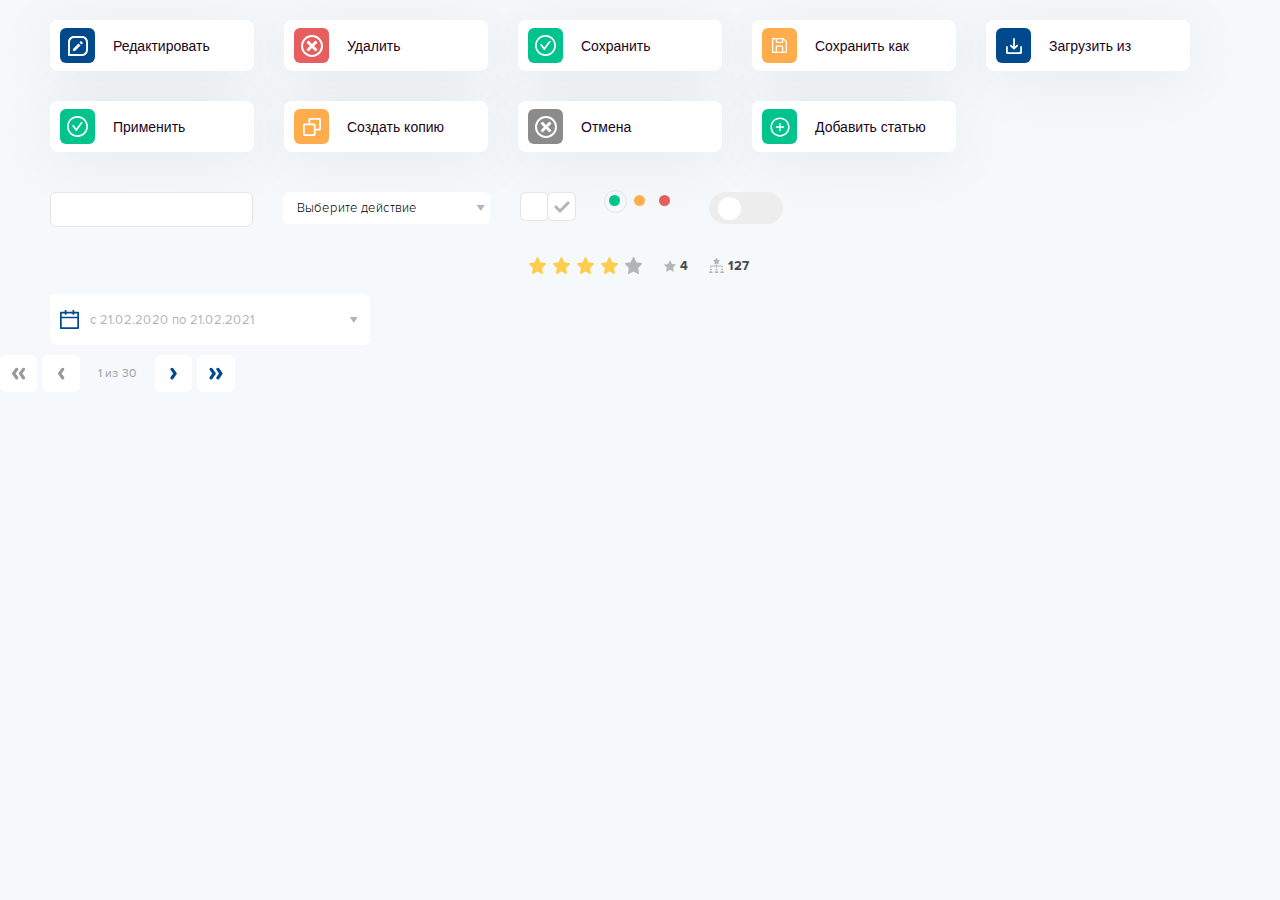
<file: ux.html>
<!DOCTYPE html>
<html lang="en">

<head>
    <meta charset="UTF-8">
    <meta http-equiv="X-UA-Compatible" content="IE=edge">
    <meta name="viewport" content="width=device-width, initial-scale=1.0">
    <title>UX</title>
    <link rel="stylesheet" href="css/nice-select.css">
    <link rel="stylesheet" href="css/datepicker.css">
    <link rel="stylesheet" href="https://cdn.jsdelivr.net/npm/bootstrap@4.6.0/dist/css/bootstrap.min.css" integrity="sha384-B0vP5xmATw1+K9KRQjQERJvTumQW0nPEzvF6L/Z6nronJ3oUOFUFpCjEUQouq2+l" crossorigin="anonymous">
    <link rel="stylesheet" href="css/style.css">
</head>

<body>
    <div class="buttons">
        <button class="edit-btn custom-btn">
            <i>
                <svg width="20" height="20" viewBox="0 0 20 20" fill="none" xmlns="http://www.w3.org/2000/svg">
                    <path d="M14 0H6C2.691 0 0 2.691 0 6V19C0 19.2652 0.105357 19.5196 0.292893 19.7071C0.48043 19.8946 0.734784 20 1 20H14C17.309 20 20 17.309 20 14V6C20 2.691 17.309 0 14 0ZM18 14C18 16.206 16.206 18 14 18H2V6C2 3.794 3.794 2 6 2H14C16.206 2 18 3.794 18 6V14Z" fill="white"/>
                    <path d="M5 12.9868V14.9858H6.999L12.528 9.46382L10.53 7.46582L5 12.9868Z" fill="white"/>
                    <path d="M13.4707 8.522L11.4727 6.522L12.9957 5L14.9957 6.999L13.4707 8.522Z" fill="white"/>
                </svg>
            </i>
            <span>Редактировать</span>
        </button>
        <button class="delete-btn custom-btn">
            <i>
                <svg width="22" height="22" viewBox="0 0 22 22" fill="none" xmlns="http://www.w3.org/2000/svg">
                    <path d="M11 0C8.08262 0 5.28473 1.15893 3.22183 3.22183C1.15893 5.28473 0 8.08262 0 11C0 13.9174 1.15893 16.7153 3.22183 18.7782C5.28473 20.8411 8.08262 22 11 22C13.9174 22 16.7153 20.8411 18.7782 18.7782C20.8411 16.7153 22 13.9174 22 11C22 8.08262 20.8411 5.28473 18.7782 3.22183C16.7153 1.15893 13.9174 0 11 0V0ZM11 19.9375C8.62963 19.9375 6.35634 18.9959 4.68023 17.3198C3.00413 15.6437 2.0625 13.3704 2.0625 11C2.0625 8.62963 3.00413 6.35634 4.68023 4.68023C6.35634 3.00413 8.62963 2.0625 11 2.0625C13.3704 2.0625 15.6437 3.00413 17.3198 4.68023C18.9959 6.35634 19.9375 8.62963 19.9375 11C19.9375 13.3704 18.9959 15.6437 17.3198 17.3198C15.6437 18.9959 13.3704 19.9375 11 19.9375Z" fill="#FFFFFF"/>
                    <path d="M14.4375 5.5L11 8.9375L7.5625 5.5L5.5 7.5625L8.9375 11L5.5 14.4375L7.5625 16.5L11 13.0625L14.4375 16.5L16.5 14.4375L13.0625 11L16.5 7.5625L14.4375 5.5Z" fill="#FFFFFF"/>
                </svg>
            </i>
            <span>Удалить</span>
        </button>
        <button class="save-btn custom-btn">
            <i>
                <svg width="21" height="21" viewBox="0 0 21 21" fill="none" xmlns="http://www.w3.org/2000/svg">
                    <path d="M15.7751 6H14.4522C14.1645 6 13.8909 6.13869 13.7217 6.37644L9.28767 12.5467L7.2794 9.75024C7.11017 9.51532 6.83939 9.37381 6.54887 9.37381H5.22601C5.04267 9.37381 4.93548 9.58325 5.04267 9.73326L8.55714 14.6241C8.64016 14.7404 8.74961 14.8352 8.87641 14.9005C9.00321 14.9659 9.14371 15 9.28626 15C9.42882 15 9.56932 14.9659 9.69612 14.9005C9.82292 14.8352 9.93237 14.7404 10.0154 14.6241L15.9556 6.35946C16.0656 6.20945 15.9584 6 15.7751 6Z" fill="white"/>
                    <path d="M10.5 0C4.70156 0 0 4.70156 0 10.5C0 16.2984 4.70156 21 10.5 21C16.2984 21 21 16.2984 21 10.5C21 4.70156 16.2984 0 10.5 0ZM10.5 19.2188C5.68594 19.2188 1.78125 15.3141 1.78125 10.5C1.78125 5.68594 5.68594 1.78125 10.5 1.78125C15.3141 1.78125 19.2188 5.68594 19.2188 10.5C19.2188 15.3141 15.3141 19.2188 10.5 19.2188Z" fill="white"/>
                </svg>
            </i>
            <span>Сохранить</span>
        </button>
        <button class="save-as-btn custom-btn">
            <i>
                <svg width="15" height="15" viewBox="0 0 15 15" fill="none" xmlns="http://www.w3.org/2000/svg">
                    <path d="M14.8187 3.30626L11.6937 0.18126C11.6353 0.123334 11.5661 0.0775062 11.4899 0.0464034C11.4138 0.0153005 11.3322 -0.000465111 11.25 1.04464e-05H1.25C0.918479 1.04464e-05 0.600537 0.131706 0.366116 0.366127C0.131696 0.600547 0 0.918489 0 1.25001V13.75C0 14.0815 0.131696 14.3995 0.366116 14.6339C0.600537 14.8683 0.918479 15 1.25 15H13.75C14.0815 15 14.3995 14.8683 14.6339 14.6339C14.8683 14.3995 15 14.0815 15 13.75V3.75001C15.0005 3.66775 14.9847 3.58621 14.9536 3.51007C14.9225 3.43392 14.8767 3.36466 14.8187 3.30626ZM5 1.25001H9.99999V3.75001H5V1.25001ZM9.99999 13.75H5V8.75H9.99999V13.75ZM11.25 13.75V8.75C11.25 8.41848 11.1183 8.10054 10.8839 7.86612C10.6495 7.6317 10.3315 7.50001 9.99999 7.50001H5C4.66848 7.50001 4.35053 7.6317 4.11611 7.86612C3.88169 8.10054 3.75 8.41848 3.75 8.75V13.75H1.25V1.25001H3.75V3.75001C3.75 4.08153 3.88169 4.39947 4.11611 4.63389C4.35053 4.86831 4.66848 5.00001 5 5.00001H9.99999C10.3315 5.00001 10.6495 4.86831 10.8839 4.63389C11.1183 4.39947 11.25 4.08153 11.25 3.75001V1.50626L13.75 4.00626V13.75H11.25Z" fill="#FFFFFF"/>
                </svg>
            </i>
            <span>Сохранить как</span>
        </button>
        <button class="download-btn custom-btn">
            <i>
                <svg width="16" height="16" viewBox="0 0 16 16" fill="none" xmlns="http://www.w3.org/2000/svg">
                    <path d="M14.2222 8.88889V13.3333C14.2222 13.8222 13.8222 14.2222 13.3333 14.2222H2.66667C2.17778 14.2222 1.77778 13.8222 1.77778 13.3333V8.88889C1.77778 8.4 1.37778 8 0.888889 8C0.4 8 0 8.4 0 8.88889V14.2222C0 15.2 0.8 16 1.77778 16H14.2222C15.2 16 16 15.2 16 14.2222V8.88889C16 8.4 15.6 8 15.1111 8C14.6222 8 14.2222 8.4 14.2222 8.88889ZM8.88889 8.59556L10.56 6.92444C10.6423 6.84215 10.74 6.77687 10.8475 6.73233C10.955 6.68779 11.0703 6.66487 11.1867 6.66487C11.303 6.66487 11.4183 6.68779 11.5258 6.73233C11.6333 6.77687 11.731 6.84215 11.8133 6.92444C11.8956 7.00674 11.9609 7.10444 12.0054 7.21196C12.05 7.31949 12.0729 7.43473 12.0729 7.55111C12.0729 7.66749 12.05 7.78274 12.0054 7.89026C11.9609 7.99778 11.8956 8.09548 11.8133 8.17778L8.62222 11.3689C8.53999 11.4513 8.44231 11.5167 8.33478 11.5613C8.22725 11.6059 8.11197 11.6288 7.99556 11.6288C7.87914 11.6288 7.76387 11.6059 7.65633 11.5613C7.5488 11.5167 7.45112 11.4513 7.36889 11.3689L4.17778 8.17778C4.01158 8.01158 3.9182 7.78616 3.9182 7.55111C3.9182 7.31607 4.01158 7.09065 4.17778 6.92444C4.34398 6.75824 4.5694 6.66487 4.80444 6.66487C5.03949 6.66487 5.26491 6.75824 5.43111 6.92444L7.11111 8.59556V0.888889C7.11111 0.4 7.51111 0 8 0C8.48889 0 8.88889 0.4 8.88889 0.888889V8.59556Z" fill="white"/>
                </svg>
            </i>
            <span>Загрузить из</span>
        </button>
        <button class="apply-btn custom-btn">
            <i>
                <svg width="21" height="21" viewBox="0 0 21 21" fill="none" xmlns="http://www.w3.org/2000/svg">
                    <path d="M15.7751 6H14.4522C14.1645 6 13.8909 6.13869 13.7217 6.37644L9.28767 12.5467L7.2794 9.75024C7.11017 9.51532 6.83939 9.37381 6.54887 9.37381H5.22601C5.04267 9.37381 4.93548 9.58325 5.04267 9.73326L8.55714 14.6241C8.64016 14.7404 8.74961 14.8352 8.87641 14.9005C9.00321 14.9659 9.14371 15 9.28626 15C9.42882 15 9.56932 14.9659 9.69612 14.9005C9.82292 14.8352 9.93237 14.7404 10.0154 14.6241L15.9556 6.35946C16.0656 6.20945 15.9584 6 15.7751 6Z" fill="white"/>
                    <path d="M10.5 0C4.70156 0 0 4.70156 0 10.5C0 16.2984 4.70156 21 10.5 21C16.2984 21 21 16.2984 21 10.5C21 4.70156 16.2984 0 10.5 0ZM10.5 19.2188C5.68594 19.2188 1.78125 15.3141 1.78125 10.5C1.78125 5.68594 5.68594 1.78125 10.5 1.78125C15.3141 1.78125 19.2188 5.68594 19.2188 10.5C19.2188 15.3141 15.3141 19.2188 10.5 19.2188Z" fill="white"/>
                </svg>
            </i>
            <span>Применить</span>
        </button>
        <button class="copy-btn custom-btn">
            <i>
                <svg width="18" height="18" viewBox="0 0 18 18" fill="none" xmlns="http://www.w3.org/2000/svg">
                    <path d="M16.2 0H7.2C6.2073 0 5.4 0.8073 5.4 1.8V5.4H1.8C0.8073 5.4 0 6.2073 0 7.2V16.2C0 17.1927 0.8073 18 1.8 18H10.8C11.7927 18 12.6 17.1927 12.6 16.2V12.6H16.2C17.1927 12.6 18 11.7927 18 10.8V1.8C18 0.8073 17.1927 0 16.2 0ZM1.8 16.2V7.2H10.8L10.8018 16.2H1.8ZM16.2 10.8H12.6V7.2C12.6 6.2073 11.7927 5.4 10.8 5.4H7.2V1.8H16.2V10.8Z" fill="white"/>
                </svg>
            </i>
            <span>Создать копию</span>
        </button>
        <button class="cancel-btn custom-btn">
            <i>
                <svg width="22" height="22" viewBox="0 0 22 22" fill="none" xmlns="http://www.w3.org/2000/svg">
                    <path d="M11 0C8.08262 0 5.28473 1.15893 3.22183 3.22183C1.15893 5.28473 0 8.08262 0 11C0 13.9174 1.15893 16.7153 3.22183 18.7782C5.28473 20.8411 8.08262 22 11 22C13.9174 22 16.7153 20.8411 18.7782 18.7782C20.8411 16.7153 22 13.9174 22 11C22 8.08262 20.8411 5.28473 18.7782 3.22183C16.7153 1.15893 13.9174 0 11 0V0ZM11 19.9375C8.62963 19.9375 6.35634 18.9959 4.68023 17.3198C3.00413 15.6437 2.0625 13.3704 2.0625 11C2.0625 8.62963 3.00413 6.35634 4.68023 4.68023C6.35634 3.00413 8.62963 2.0625 11 2.0625C13.3704 2.0625 15.6437 3.00413 17.3198 4.68023C18.9959 6.35634 19.9375 8.62963 19.9375 11C19.9375 13.3704 18.9959 15.6437 17.3198 17.3198C15.6437 18.9959 13.3704 19.9375 11 19.9375Z" fill="#FFFFFF"/>
                    <path d="M14.4375 5.5L11 8.9375L7.5625 5.5L5.5 7.5625L8.9375 11L5.5 14.4375L7.5625 16.5L11 13.0625L14.4375 16.5L16.5 14.4375L13.0625 11L16.5 7.5625L14.4375 5.5Z" fill="#FFFFFF"/>
                </svg>
            </i>
            <span>Отмена</span>
        </button>
        <button class="add-btn custom-btn">
            <i>
                <svg width="22" height="22" viewBox="0 0 12 12" fill="none" xmlns="http://www.w3.org/2000/svg">
                    <path d="M8.15625 5.625H6.375V3.84375C6.375 3.79219 6.33281 3.75 6.28125 3.75H5.71875C5.66719 3.75 5.625 3.79219 5.625 3.84375V5.625H3.84375C3.79219 5.625 3.75 5.66719 3.75 5.71875V6.28125C3.75 6.33281 3.79219 6.375 3.84375 6.375H5.625V8.15625C5.625 8.20781 5.66719 8.25 5.71875 8.25H6.28125C6.33281 8.25 6.375 8.20781 6.375 8.15625V6.375H8.15625C8.20781 6.375 8.25 6.33281 8.25 6.28125V5.71875C8.25 5.66719 8.20781 5.625 8.15625 5.625Z" fill="white"/>
                    <path d="M6 0.75C3.10078 0.75 0.75 3.10078 0.75 6C0.75 8.89922 3.10078 11.25 6 11.25C8.89922 11.25 11.25 8.89922 11.25 6C11.25 3.10078 8.89922 0.75 6 0.75ZM6 10.3594C3.59297 10.3594 1.64062 8.40703 1.64062 6C1.64062 3.59297 3.59297 1.64062 6 1.64062C8.40703 1.64062 10.3594 3.59297 10.3594 6C10.3594 8.40703 8.40703 10.3594 6 10.3594Z" fill="white"/>
                </svg>
            </i>
            <span>Добавить статью</span>
        </button>
    </div>

    <div class="inputs">
        <input type="text">
        <div class="select-block">
            <select class="select">
                <option disabled selected value="">Выберите действие</option>
                <option value="действие 1">действие 1</option>
                <option value="действие 2">действие 2</option>
                <option value="действие 3">действие 3</option>
            </select>
        </div>
        <!-- <input type='text' class="datepicker-here" /> -->
        <div class="check">
            <input type='checkbox' class="checkbox" id='c' />
            <label for='c'>
            </label>
            <input type='checkbox' class="checkbox" checked id='c2' />
            <label for='c2'>
            </label>
        </div>
        <div class="radio">
            <input type='radio' checked class='orange-radio' id='r' name='r' />
            <label for='r'>
            </label>
            <input type='radio' class='orange-radio' id='r2' name='r' />
            <label for='r2'>
            </label>
            <input type='radio' class='red-radio' id='r3' name='r' />
            <label for='r3'>
            </label>
        </div>
        <div class="switch-block">
            <input type="checkbox" id="toggle" class="toggle" />
            <label for="toggle" class="switch"></label>
        </div>
    </div>

    <div class="block">
        <div class="rating-block">
            <div class="rating">
                <svg class="rating__item" width="17" height="17" viewBox="0 0 17 17" fill="none" xmlns="http://www.w3.org/2000/svg">
                    <path d="M16.4505 5.98618L11.3543 5.21059L9.07611 0.374144C9.01388 0.241725 8.91152 0.134529 8.78506 0.0693701C8.46793 -0.0945772 8.08254 0.0420455 7.92397 0.374144L5.64581 5.21059L0.549539 5.98618C0.409035 6.0072 0.280575 6.07656 0.182222 6.18166C0.0633192 6.30964 -0.00220171 6.48181 5.64944e-05 6.66035C0.0023147 6.83888 0.0721672 7.00918 0.194265 7.13381L3.88148 10.8983L3.01036 16.214C2.98993 16.3376 3.003 16.4648 3.04808 16.5811C3.09316 16.6973 3.16845 16.7981 3.26541 16.8718C3.36237 16.9456 3.47713 16.9894 3.59666 16.9983C3.7162 17.0072 3.83573 16.9809 3.9417 16.9223L8.50004 14.4127L13.0584 16.9223C13.1828 16.9917 13.3273 17.0148 13.4658 16.9896C13.8151 16.9265 14.0499 16.5797 13.9897 16.214L13.1186 10.8983L16.8058 7.13381C16.9062 7.03082 16.9724 6.8963 16.9925 6.74917C17.0467 6.38134 16.8018 6.04083 16.4505 5.98618Z" fill="#FFCD4D"/>
                </svg>
                <svg class="rating__item" width="17" height="17" viewBox="0 0 17 17" fill="none" xmlns="http://www.w3.org/2000/svg">
                    <path d="M16.4505 5.98618L11.3543 5.21059L9.07611 0.374144C9.01388 0.241725 8.91152 0.134529 8.78506 0.0693701C8.46793 -0.0945772 8.08254 0.0420455 7.92397 0.374144L5.64581 5.21059L0.549539 5.98618C0.409035 6.0072 0.280575 6.07656 0.182222 6.18166C0.0633192 6.30964 -0.00220171 6.48181 5.64944e-05 6.66035C0.0023147 6.83888 0.0721672 7.00918 0.194265 7.13381L3.88148 10.8983L3.01036 16.214C2.98993 16.3376 3.003 16.4648 3.04808 16.5811C3.09316 16.6973 3.16845 16.7981 3.26541 16.8718C3.36237 16.9456 3.47713 16.9894 3.59666 16.9983C3.7162 17.0072 3.83573 16.9809 3.9417 16.9223L8.50004 14.4127L13.0584 16.9223C13.1828 16.9917 13.3273 17.0148 13.4658 16.9896C13.8151 16.9265 14.0499 16.5797 13.9897 16.214L13.1186 10.8983L16.8058 7.13381C16.9062 7.03082 16.9724 6.8963 16.9925 6.74917C17.0467 6.38134 16.8018 6.04083 16.4505 5.98618Z" fill="#FFCD4D"/>
                </svg>
                <svg class="rating__item" width="17" height="17" viewBox="0 0 17 17" fill="none" xmlns="http://www.w3.org/2000/svg">
                    <path d="M16.4505 5.98618L11.3543 5.21059L9.07611 0.374144C9.01388 0.241725 8.91152 0.134529 8.78506 0.0693701C8.46793 -0.0945772 8.08254 0.0420455 7.92397 0.374144L5.64581 5.21059L0.549539 5.98618C0.409035 6.0072 0.280575 6.07656 0.182222 6.18166C0.0633192 6.30964 -0.00220171 6.48181 5.64944e-05 6.66035C0.0023147 6.83888 0.0721672 7.00918 0.194265 7.13381L3.88148 10.8983L3.01036 16.214C2.98993 16.3376 3.003 16.4648 3.04808 16.5811C3.09316 16.6973 3.16845 16.7981 3.26541 16.8718C3.36237 16.9456 3.47713 16.9894 3.59666 16.9983C3.7162 17.0072 3.83573 16.9809 3.9417 16.9223L8.50004 14.4127L13.0584 16.9223C13.1828 16.9917 13.3273 17.0148 13.4658 16.9896C13.8151 16.9265 14.0499 16.5797 13.9897 16.214L13.1186 10.8983L16.8058 7.13381C16.9062 7.03082 16.9724 6.8963 16.9925 6.74917C17.0467 6.38134 16.8018 6.04083 16.4505 5.98618Z" fill="#FFCD4D"/>
                </svg>
                <svg class="rating__item" width="17" height="17" viewBox="0 0 17 17" fill="none" xmlns="http://www.w3.org/2000/svg">
                    <path d="M16.4505 5.98618L11.3543 5.21059L9.07611 0.374144C9.01388 0.241725 8.91152 0.134529 8.78506 0.0693701C8.46793 -0.0945772 8.08254 0.0420455 7.92397 0.374144L5.64581 5.21059L0.549539 5.98618C0.409035 6.0072 0.280575 6.07656 0.182222 6.18166C0.0633192 6.30964 -0.00220171 6.48181 5.64944e-05 6.66035C0.0023147 6.83888 0.0721672 7.00918 0.194265 7.13381L3.88148 10.8983L3.01036 16.214C2.98993 16.3376 3.003 16.4648 3.04808 16.5811C3.09316 16.6973 3.16845 16.7981 3.26541 16.8718C3.36237 16.9456 3.47713 16.9894 3.59666 16.9983C3.7162 17.0072 3.83573 16.9809 3.9417 16.9223L8.50004 14.4127L13.0584 16.9223C13.1828 16.9917 13.3273 17.0148 13.4658 16.9896C13.8151 16.9265 14.0499 16.5797 13.9897 16.214L13.1186 10.8983L16.8058 7.13381C16.9062 7.03082 16.9724 6.8963 16.9925 6.74917C17.0467 6.38134 16.8018 6.04083 16.4505 5.98618Z" fill="#FFCD4D"/>
                </svg>
                <svg width="17" height="17" viewBox="0 0 17 17" fill="none" xmlns="http://www.w3.org/2000/svg">
                    <path d="M16.4505 5.98618L11.3543 5.21059L9.07611 0.374144C9.01388 0.241725 8.91152 0.134529 8.78506 0.0693701C8.46793 -0.0945772 8.08254 0.0420455 7.92397 0.374144L5.64581 5.21059L0.549539 5.98618C0.409035 6.0072 0.280575 6.07656 0.182222 6.18166C0.0633192 6.30964 -0.00220171 6.48181 5.64944e-05 6.66035C0.0023147 6.83888 0.0721672 7.00918 0.194265 7.13381L3.88148 10.8983L3.01036 16.214C2.98993 16.3376 3.003 16.4648 3.04808 16.5811C3.09316 16.6973 3.16845 16.7981 3.26541 16.8718C3.36237 16.9456 3.47713 16.9894 3.59666 16.9983C3.7162 17.0072 3.83573 16.9809 3.9417 16.9223L8.50004 14.4127L13.0584 16.9223C13.1828 16.9917 13.3273 17.0148 13.4658 16.9896C13.8151 16.9265 14.0499 16.5797 13.9897 16.214L13.1186 10.8983L16.8058 7.13381C16.9062 7.03082 16.9724 6.8963 16.9925 6.74917C17.0467 6.38134 16.8018 6.04083 16.4505 5.98618Z" fill="#B4B4B4"/>
                </svg>
            </div>
            <div class="rating-num">
                <svg width="12" height="12" viewBox="0 0 12 12" fill="none" xmlns="http://www.w3.org/2000/svg">
                    <path d="M11.9894 4.63497C11.9641 4.55721 11.8969 4.5005 11.8159 4.48869L7.93022 3.92399L6.19252 0.403059C6.15643 0.329599 6.08168 0.283203 6.00006 0.283203C5.91844 0.283203 5.84348 0.329599 5.8076 0.403059L4.06969 3.92421L0.184033 4.48891C0.103055 4.50072 0.0360388 4.55721 0.0104781 4.63518C-0.0146531 4.71272 0.00618214 4.79821 0.0648214 4.85513L2.87671 7.59593L2.21278 11.4661C2.19903 11.5467 2.23211 11.6281 2.29805 11.6762C2.36443 11.7247 2.45228 11.731 2.52423 11.6925L6.00006 9.86546L9.47546 11.6925C9.50682 11.7091 9.5414 11.7172 9.57556 11.7172C9.62002 11.7172 9.66427 11.7035 9.70185 11.6762C9.76801 11.6281 9.80109 11.5467 9.78713 11.4661L9.12341 7.59614L11.9353 4.85513C11.9937 4.79778 12.0148 4.71251 11.9894 4.63497Z" fill="#B4B4B4"/>
                </svg>
                <span>4</span>
            </div>
            <div class="rating-group">
                <img src="img/group-star.svg" alt="">
                <span>127</span>
            </div>
        </div>

    </div>
    <div class="block">
        <div class="datapicker">
            <div class="datapicker__show">
                <img src="img/calendar.svg" alt="">
                <span>с 21.02.2020 </span>&#160;по&#160;
                <span> 21.02.2021</span>
            </div>
            <div class="datapicker__hidden">
                <div class="datapicker__hidden-nav">
                    <select class="select select-month">
                        <option value="Январь">Январь</option>
                        <option selected value="Февраль">Февраль</option>
                        <option value="Март">Март</option>
                        <option value="Апрель">Апрель</option>
                        <option value="Май">Май</option>
                        <option value="Июнь">Июнь</option>
                        <option value="Июль">Июль</option>
                        <option value="Август">Август</option>
                        <option value="Сентябрь">Сентябрь</option>
                        <option value="Октябрь">Октябрь</option>
                        <option value="Ноябрь">Ноябрь</option>
                        <option value="Декабрь">Декабрь</option>
                    </select>
                    <select class="select select-year">
                        <option selected value="2020">2020</option>
                        <option value="2021">2021</option>
                        <option value="2022">2022</option>
                        <option value="2023">2023</option>
                        <option value="2024">2024</option>
                        <option value="2025">2025</option>
                        <option value="2026">2026</option>
                        <option value="2027">2027</option>
                        <option value="2028">2028</option>
                        <option value="2029">2029</option>
                        <option value="2030">2030</option>
                        <option value="2031">2031</option>
                        <option value="2032">2032</option>
                    </select>
                </div>
                <div class="datapicker__days-top">
                    <div>Пн</div>
                    <div>Вт</div>
                    <div>Ср</div>
                    <div>Чт</div>
                    <div>Пт</div>
                    <div>Сб</div>
                    <div>Вс</div>
                </div>
                <div class="datapicker__days">
                    <div class="datapicker__day datapicker__day--disabled">28</div>
                    <div class="datapicker__day datapicker__day--disabled">29</div>
                    <div class="datapicker__day datapicker__day--disabled">30</div>
                    <div class="datapicker__day datapicker__day--disabled">31</div>
                    <div class="datapicker__day">1</div>
                    <div class="datapicker__day">2</div>
                    <div class="datapicker__day datapicker__day--weekend">3</div>
                    <div class="datapicker__day">4</div>
                    <div class="datapicker__day">5</div>
                    <div class="datapicker__day">6</div>
                    <div class="datapicker__day">7</div>
                    <div class="datapicker__day">8</div>
                    <div class="datapicker__day">9</div>
                    <div class="datapicker__day datapicker__day--weekend">10</div>
                    <div class="datapicker__day">11</div>
                    <div class="datapicker__day">12</div>
                    <div class="datapicker__day">13</div>
                    <div class="datapicker__day">14</div>
                    <div class="datapicker__day">15</div>
                    <div class="datapicker__day">16</div>
                    <div class="datapicker__day datapicker__day--weekend">17</div>
                    <div class="datapicker__day">18</div>
                    <div class="datapicker__day">19</div>
                    <div class="datapicker__day">20</div>
                    <div class="datapicker__day datapicker__day--from">21</div>
                    <div class="datapicker__day">22</div>
                    <div class="datapicker__day datapicker__day--to">23</div>
                    <div class="datapicker__day datapicker__day--weekend">24</div>
                    <div class="datapicker__day">25</div>
                    <div class="datapicker__day">26</div>
                    <div class="datapicker__day">27</div>
                    <div class="datapicker__day">28</div>
                    <div class="datapicker__day">29</div>
                    <div class="datapicker__day">30</div>
                    <div class="datapicker__day datapicker__day--disabled datapicker__day--weekend">1</div>
                </div>
            </div>
        </div>
    </div>

    <div class="pagination">
        <button class="pagination__btn pagination__btn--disabled">
            <svg width="15" height="13" viewBox="0 0 15 13" fill="none" xmlns="http://www.w3.org/2000/svg">
                <path d="M1.089 7.08982L4.53102 11.9035C4.82069 12.3125 5.28929 12.5596 5.79196 12.5596C7.06142 12.5596 7.79413 11.1282 7.06142 10.0973L4.5651 6.59567L7.06142 3.09401C7.80264 2.06311 7.06142 0.631772 5.79196 0.631772C5.28929 0.631772 4.81218 0.878848 4.5225 1.2878L1.08048 6.10152C0.876002 6.39971 0.876002 6.79163 1.089 7.08982Z" fill="#00498D"/>
                <path d="M7.90443 7.08982L11.3379 11.9035C11.6361 12.3125 12.1047 12.5596 12.6074 12.5596C13.8768 12.5596 14.6181 11.1282 13.8768 10.0973L11.3805 6.59567L13.8768 3.09401C14.6181 2.06311 13.8768 0.631772 12.6074 0.631772C12.1047 0.631772 11.6276 0.878848 11.3379 1.2878L7.89591 6.10152C7.69143 6.39971 7.69143 6.79163 7.90443 7.08982Z" fill="#00498D"/>
            </svg>
        </button>
        <button class="pagination__btn pagination__btn--disabled">
            <svg width="8" height="13" viewBox="0 0 8 13" fill="none" xmlns="http://www.w3.org/2000/svg">
                <path d="M1.09583 7.08982L4.53786 11.9035C4.82753 12.3125 5.29612 12.5596 5.79879 12.5596C7.06825 12.5596 7.80096 11.1282 7.06825 10.0973L4.57194 6.59567L7.06825 3.09401C7.80948 2.06311 7.06825 0.631772 5.79879 0.631772C5.29612 0.631772 4.81901 0.878848 4.52934 1.2878L1.08731 6.10152C0.882838 6.39971 0.882838 6.79163 1.09583 7.08982Z" fill="#00498D"/>
            </svg>
        </button>
        <span>1 из 30</span>
        <button class="pagination__btn">
            <svg width="7" height="13" viewBox="0 0 7 13" fill="none" xmlns="http://www.w3.org/2000/svg">
                <path d="M6.66393 6.10146L3.22191 1.28774C2.93224 0.87879 2.46364 0.631714 1.96097 0.631714C0.691513 0.631714 -0.0411954 2.06305 0.691512 3.09395L3.18783 6.59561L0.691512 10.0973C-0.0497153 11.1282 0.691513 12.5595 1.96097 12.5595C2.46364 12.5595 2.94075 12.3124 3.23043 11.9035L6.67245 7.08976C6.87693 6.79157 6.87693 6.39966 6.66393 6.10146Z" fill="#00498D"/>
            </svg>
        </button>
        <button class="pagination__btn">
            <svg width="14" height="13" viewBox="0 0 14 13" fill="none" xmlns="http://www.w3.org/2000/svg">
                <path d="M13.5223 6.10146L10.0803 1.28774C9.79063 0.87879 9.32204 0.631714 8.81937 0.631714C7.54991 0.631714 6.8172 2.06305 7.54991 3.09395L10.0462 6.59561L7.54991 10.0973C6.80868 11.1282 7.54991 12.5595 8.81937 12.5595C9.32204 12.5595 9.79915 12.3124 10.0888 11.9035L13.5308 7.08976C13.7353 6.79157 13.7353 6.39966 13.5223 6.10146Z" fill="#00498D"/>
                <path d="M6.7069 6.10146L3.2734 1.28774C2.9752 0.87879 2.50661 0.631714 2.00394 0.631714C0.734481 0.631714 -0.00674638 2.06305 0.734481 3.09395L3.2308 6.59561L0.734481 10.0973C-0.00674638 11.1282 0.734481 12.5595 2.00394 12.5595C2.50661 12.5595 2.98372 12.3124 3.2734 11.9035L6.71542 7.08976C6.9199 6.79157 6.9199 6.39966 6.7069 6.10146Z" fill="#00498D"/>
            </svg>
        </button>
    </div>




    <script src="js/jquery-1.11.3.min.js"></script>
    <script src="js/bootstrap.min.js"></script>
    <script src="js/jquery.mCustomScrollbar.concat.min.js"></script>
    <script src="js/jquery.nice-select.min.js"></script>
    <script src="js/datapicker.js"></script>
    <script src="js/index.js"></script>
</body>


</html>
</file>
<file: css/nice-select.css>
.nice-select {
  -webkit-tap-highlight-color: transparent;
  background-color: #fff;
  border-radius: 5px;
  border: solid 1px #e8e8e8;
  -webkit-box-sizing: border-box;
  box-sizing: border-box;
  cursor: pointer;
  display: block;
  float: left;
  font-family: inherit;
  font-size: 14px;
  font-weight: normal;
  height: 42px;
  line-height: 40px;
  outline: none;
  padding-left: 18px;
  padding-right: 30px;
  position: relative;
  text-align: left !important;
  -webkit-transition: all 0.2s ease-in-out;
  transition: all 0.2s ease-in-out;
  -webkit-user-select: none;
     -moz-user-select: none;
      -ms-user-select: none;
          user-select: none;
  white-space: nowrap;
  width: auto;
  background: #ffffff !important;
  padding: 0 10px;
  font-size: 13px;
  color: #212121;
  height: 22px;
  line-height: 22px;
  background: #ffffff !important;
  border: 1px solid #e0e0e0;
  width: 142px;
  font-weight: 300;
}
.ncatlist .ncatfilterselect .nice-select, .cartselect.nice-select{
  width: 100%;
}
.shoplist .shoplist-menu .nice-select{
  width: 380px;
    height: 52px;
    border: 1px solid #e0e0e0;
    border-radius: 3px;
    line-height: 52px;
    padding: 0 15px;
    color: #cccccc;
}
.shoplist .shoplist-menu .nice-select:after{
    background: url(../images/seldropblack.png) no-repeat;
    content: "";
    position: absolute;
    z-index: 1;
    right: 15px;
    top: 50%;
    width: 13px;
    height: 13px;
    display: block;
    margin-top: -7px;
    -webkit-transform: rotate(0deg);
    transform: rotate(0deg);
}
.shoplist .shoplist-menu .nice-select.open:after {
    -webkit-transform: rotate(-180deg);
    transform: rotate(-180deg); }
  .nice-select:hover {
    border-color: #dbdbdb; }
  .nice-select:active, .nice-select.open, .nice-select:focus {
    border-color: #999; }
  .nice-select:after {
        content: "";
    position: absolute;
    z-index: 7;
    top: 2px;
    right: 10px;
    width: 8px;
    height: 16px;
    cursor: pointer;
    -webkit-transform: rotate(-90deg);
    transform: rotate(-90deg);
    -webkit-transition: all 0.3s;
    transition: all 0.3s;
    background-size: 4px auto; }
  .nice-select.open:after {
    -webkit-transform: rotate(-270deg);
            transform: rotate(-270deg); }
  .nice-select.open .list {
    opacity: 1;
    pointer-events: auto;
    -webkit-transform: scale(1) translateY(0);
            transform: scale(1) translateY(0); }
  .nice-select.disabled {
    border-color: #ededed;
    color: #999;
    pointer-events: none; }
    .nice-select.disabled:after {
      border-color: #cccccc; }
  .nice-select.wide {
    width: 100%; }
    .nice-select.wide .list {
      left: 0 !important;
      right: 0 !important; }
  .nice-select.right {
    float: right; }
    .nice-select.right .list {
      left: auto;
      right: 0; }
  .nice-select.small {
    font-size: 12px;
    height: 36px;
    line-height: 34px; }
    .nice-select.small:after {
      height: 4px;
      width: 4px; }
    .nice-select.small .option {
      line-height: 34px;
      min-height: 34px; }
  .nice-select .list {
    background-color: #fff;
    border-radius: 5px;
    -webkit-box-shadow: 0 0 0 1px rgba(68, 68, 68, 0.11);
    box-shadow: 0 0 0 1px rgba(68, 68, 68, 0.11);
    -webkit-box-sizing: border-box;
    box-sizing: border-box;
    margin-top: 4px;
    opacity: 0;
    overflow: hidden;
    padding: 0;
    pointer-events: none;
    position: absolute;
    top: 100%;
    left: 0;
    width: 100%;
    -webkit-transition: all 0.2s cubic-bezier(0.5, 0, 0, 1.25), opacity 0.15s ease-out;
    transition: all 0.2s cubic-bezier(0.5, 0, 0, 1.25), opacity 0.15s ease-out;
    z-index: 9; }
    .nice-select .list:hover .option:not(:hover) {
      background-color: transparent !important; }
  .nice-select .option {
    cursor: pointer;
    font-weight: 400;
    list-style: none;
    outline: none;
    padding-left: 18px;
    padding-right: 29px;
    padding: 6px 10px;
    font-size: 12px;
    line-height: 1;
    border-top: 1px dotted #e0e0e0;
    text-align: left;
    -webkit-transition: all 0.2s;
    transition: all 0.2s; }
    .nice-select .option:hover, .nice-select .option.focus, .nice-select .option.selected.focus {
      background-color: #f6f6f6; }
    .nice-select .option.selected {
      font-weight: bold; width: 100%;}
    .nice-select .option.disabled {
      background-color: transparent;
      cursor: default; }

.no-csspointerevents .nice-select .list {
  display: none; }

.no-csspointerevents .nice-select.open .list {
  display: block; }

.cartFormBuy .nice-select,.cartFormBuy .cartselect{
  height: 40px;
  line-height: 40px;
  margin-bottom: 30px;
}
.cartFormBuy .nice-select:after{
  top: 12px;
}
.cartwrap .cartFormWrap .cartFormBuy .tabcart .cartselect.mt20 .nice-select{
  height: 40px;
  line-height: 40px;
  margin-bottom: 30px;
}
.cartwrap .cartFormWrap .cartFormBuy .tabcart .cartselect.mt20 .nice-select:after{
  top: 12px;
}
</file>
<file: css/datepicker.css>
.datepicker--cell-day.-other-month-,
.datepicker--cell-year.-other-decade- {
    color: #dedede;
}

.datepicker--cell-day.-other-month-:hover,
.datepicker--cell-year.-other-decade-:hover {
    color: #c5c5c5;
}

.-disabled-.-focus-.datepicker--cell-day.-other-month-,
.-disabled-.-focus-.datepicker--cell-year.-other-decade- {
    color: #dedede;
}

.-selected-.datepicker--cell-day.-other-month-,
.-selected-.datepicker--cell-year.-other-decade- {
    color: #fff;
    background: #a2ddf6;
}

.-selected-.-focus-.datepicker--cell-day.-other-month-,
.-selected-.-focus-.datepicker--cell-year.-other-decade- {
    background: #8ad5f4;
}

.-in-range-.datepicker--cell-day.-other-month-,
.-in-range-.datepicker--cell-year.-other-decade- {
    background-color: rgba(92, 196, 239, 0.1);
    color: #cccccc;
}

.-in-range-.-focus-.datepicker--cell-day.-other-month-,
.-in-range-.-focus-.datepicker--cell-year.-other-decade- {
    background-color: rgba(92, 196, 239, 0.2);
}

.datepicker--cell-day.-other-month-:empty,
.datepicker--cell-year.-other-decade-:empty {
    background: none;
    border: none;
}


/* -------------------------------------------------
      Datepicker cells
     ------------------------------------------------- */

.datepicker--cells {
    display: -webkit-flex;
    display: -ms-flexbox;
    display: flex;
    -webkit-flex-wrap: wrap;
    -ms-flex-wrap: wrap;
    flex-wrap: wrap;
}

.datepicker--cell {
    border-radius: 4px;
    box-sizing: border-box;
    cursor: pointer;
    display: -webkit-flex;
    display: -ms-flexbox;
    display: flex;
    position: relative;
    -webkit-align-items: center;
    -ms-flex-align: center;
    align-items: center;
    -webkit-justify-content: center;
    -ms-flex-pack: center;
    justify-content: center;
    height: 32px;
    z-index: 1;
}

.datepicker--cell.-focus- {
    background: #f0f0f0;
}

.datepicker--cell.-current- {
    color: #4EB5E6;
}

.datepicker--cell.-current-.-focus- {
    color: #4a4a4a;
}

.datepicker--cell.-current-.-in-range- {
    color: #4EB5E6;
}

.datepicker--cell.-in-range- {
    background: rgba(92, 196, 239, 0.1);
    color: #4a4a4a;
    border-radius: 0;
}

.datepicker--cell.-in-range-.-focus- {
    background-color: rgba(92, 196, 239, 0.2);
}

.datepicker--cell.-disabled- {
    cursor: default;
    color: #aeaeae;
}

.datepicker--cell.-disabled-.-focus- {
    color: #aeaeae;
}

.datepicker--cell.-disabled-.-in-range- {
    color: #a1a1a1;
}

.datepicker--cell.-disabled-.-current-.-focus- {
    color: #aeaeae;
}

.datepicker--cell.-range-from- {
    border: 1px solid rgba(92, 196, 239, 0.5);
    background-color: rgba(92, 196, 239, 0.1);
    border-radius: 4px 0 0 4px;
}

.datepicker--cell.-range-to- {
    border: 1px solid rgba(92, 196, 239, 0.5);
    background-color: rgba(92, 196, 239, 0.1);
    border-radius: 0 4px 4px 0;
}

.datepicker--cell.-range-from-.-range-to- {
    border-radius: 4px;
}

.datepicker--cell.-selected- {
    color: #fff;
    border: none;
    background: #5cc4ef;
}

.datepicker--cell.-selected-.-current- {
    color: #fff;
    background: #5cc4ef;
}

.datepicker--cell.-selected-.-focus- {
    background: #45bced;
}

.datepicker--cell:empty {
    cursor: default;
}

.datepicker--days-names {
    display: -webkit-flex;
    display: -ms-flexbox;
    display: flex;
    -webkit-flex-wrap: wrap;
    -ms-flex-wrap: wrap;
    flex-wrap: wrap;
    margin: 8px 0 3px;
}

.datepicker--day-name {
    color: #FF9A19;
    display: -webkit-flex;
    display: -ms-flexbox;
    display: flex;
    -webkit-align-items: center;
    -ms-flex-align: center;
    align-items: center;
    -webkit-justify-content: center;
    -ms-flex-pack: center;
    justify-content: center;
    -webkit-flex: 1;
    -ms-flex: 1;
    flex: 1;
    text-align: center;
    text-transform: uppercase;
    font-size: .8em;
}

.datepicker--cell-day {
    width: 14.28571%;
}

.datepicker--cells-months {
    height: 170px;
}

.datepicker--cell-month {
    width: 33.33%;
    height: 25%;
}

.datepicker--years {
    height: 170px;
}

.datepicker--cells-years {
    height: 170px;
}

.datepicker--cell-year {
    width: 25%;
    height: 33.33%;
}

.datepicker--cell-day.-other-month-,
.datepicker--cell-year.-other-decade- {
    color: #dedede;
}

.datepicker--cell-day.-other-month-:hover,
.datepicker--cell-year.-other-decade-:hover {
    color: #c5c5c5;
}

.-disabled-.-focus-.datepicker--cell-day.-other-month-,
.-disabled-.-focus-.datepicker--cell-year.-other-decade- {
    color: #dedede;
}

.-selected-.datepicker--cell-day.-other-month-,
.-selected-.datepicker--cell-year.-other-decade- {
    color: #fff;
    background: #a2ddf6;
}

.-selected-.-focus-.datepicker--cell-day.-other-month-,
.-selected-.-focus-.datepicker--cell-year.-other-decade- {
    background: #8ad5f4;
}

.-in-range-.datepicker--cell-day.-other-month-,
.-in-range-.datepicker--cell-year.-other-decade- {
    background-color: rgba(92, 196, 239, 0.1);
    color: #cccccc;
}

.-in-range-.-focus-.datepicker--cell-day.-other-month-,
.-in-range-.-focus-.datepicker--cell-year.-other-decade- {
    background-color: rgba(92, 196, 239, 0.2);
}

.datepicker--cell-day.-other-month-:empty,
.datepicker--cell-year.-other-decade-:empty {
    background: none;
    border: none;
}


/* -------------------------------------------------
      Datepicker
     ------------------------------------------------- */

.datepickers-container {
    position: absolute;
    left: 0;
    top: 0;
}

@media print {
    .datepickers-container {
        display: none;
    }
}

.datepicker {
    background: #fff;
    border: 1px solid #dbdbdb;
    box-shadow: 0 4px 12px rgba(0, 0, 0, 0.15);
    border-radius: 4px;
    box-sizing: content-box;
    font-family: Tahoma, sans-serif;
    font-size: 14px;
    color: #4a4a4a;
    width: 250px;
    position: absolute;
    left: -100000px;
    opacity: 0;
    transition: opacity 0.3s ease, left 0s 0.3s, -webkit-transform 0.3s ease;
    transition: opacity 0.3s ease, transform 0.3s ease, left 0s 0.3s;
    transition: opacity 0.3s ease, transform 0.3s ease, left 0s 0.3s, -webkit-transform 0.3s ease;
    z-index: 100;
}

.datepicker.-from-top- {
    -webkit-transform: translateY(-8px);
    transform: translateY(-8px);
}

.datepicker.-from-right- {
    -webkit-transform: translateX(8px);
    transform: translateX(8px);
}

.datepicker.-from-bottom- {
    -webkit-transform: translateY(8px);
    transform: translateY(8px);
}

.datepicker.-from-left- {
    -webkit-transform: translateX(-8px);
    transform: translateX(-8px);
}

.datepicker.active {
    opacity: 1;
    -webkit-transform: translate(0);
    transform: translate(0);
    transition: opacity 0.3s ease, left 0s 0s, -webkit-transform 0.3s ease;
    transition: opacity 0.3s ease, transform 0.3s ease, left 0s 0s;
    transition: opacity 0.3s ease, transform 0.3s ease, left 0s 0s, -webkit-transform 0.3s ease;
}

.datepicker-inline .datepicker {
    border-color: #d7d7d7;
    box-shadow: none;
    position: static;
    left: auto;
    right: auto;
    opacity: 1;
    -webkit-transform: none;
    transform: none;
}

.datepicker-inline .datepicker--pointer {
    display: none;
}

.datepicker--content {
    box-sizing: content-box;
    padding: 4px;
}

.-only-timepicker- .datepicker--content {
    display: none;
}

.datepicker--pointer {
    position: absolute;
    background: #fff;
    border-top: 1px solid #dbdbdb;
    border-right: 1px solid #dbdbdb;
    width: 10px;
    height: 10px;
    z-index: -1;
}

.-top-left- .datepicker--pointer,
.-top-center- .datepicker--pointer,
.-top-right- .datepicker--pointer {
    top: calc(100% - 4px);
    -webkit-transform: rotate(135deg);
    transform: rotate(135deg);
}

.-right-top- .datepicker--pointer,
.-right-center- .datepicker--pointer,
.-right-bottom- .datepicker--pointer {
    right: calc(100% - 4px);
    -webkit-transform: rotate(225deg);
    transform: rotate(225deg);
}

.-bottom-left- .datepicker--pointer,
.-bottom-center- .datepicker--pointer,
.-bottom-right- .datepicker--pointer {
    bottom: calc(100% - 4px);
    -webkit-transform: rotate(315deg);
    transform: rotate(315deg);
}

.-left-top- .datepicker--pointer,
.-left-center- .datepicker--pointer,
.-left-bottom- .datepicker--pointer {
    left: calc(100% - 4px);
    -webkit-transform: rotate(45deg);
    transform: rotate(45deg);
}

.-top-left- .datepicker--pointer,
.-bottom-left- .datepicker--pointer {
    left: 10px;
}

.-top-right- .datepicker--pointer,
.-bottom-right- .datepicker--pointer {
    right: 10px;
}

.-top-center- .datepicker--pointer,
.-bottom-center- .datepicker--pointer {
    left: calc(50% - 10px / 2);
}

.-left-top- .datepicker--pointer,
.-right-top- .datepicker--pointer {
    top: 10px;
}

.-left-bottom- .datepicker--pointer,
.-right-bottom- .datepicker--pointer {
    bottom: 10px;
}

.-left-center- .datepicker--pointer,
.-right-center- .datepicker--pointer {
    top: calc(50% - 10px / 2);
}

.datepicker--body {
    display: none;
}

.datepicker--body.active {
    display: block;
}

.datepicker--cell-day.-other-month-,
.datepicker--cell-year.-other-decade- {
    color: #dedede;
}

.datepicker--cell-day.-other-month-:hover,
.datepicker--cell-year.-other-decade-:hover {
    color: #c5c5c5;
}

.-disabled-.-focus-.datepicker--cell-day.-other-month-,
.-disabled-.-focus-.datepicker--cell-year.-other-decade- {
    color: #dedede;
}

.-selected-.datepicker--cell-day.-other-month-,
.-selected-.datepicker--cell-year.-other-decade- {
    color: #fff;
    background: #a2ddf6;
}

.-selected-.-focus-.datepicker--cell-day.-other-month-,
.-selected-.-focus-.datepicker--cell-year.-other-decade- {
    background: #8ad5f4;
}

.-in-range-.datepicker--cell-day.-other-month-,
.-in-range-.datepicker--cell-year.-other-decade- {
    background-color: rgba(92, 196, 239, 0.1);
    color: #cccccc;
}

.-in-range-.-focus-.datepicker--cell-day.-other-month-,
.-in-range-.-focus-.datepicker--cell-year.-other-decade- {
    background-color: rgba(92, 196, 239, 0.2);
}

.datepicker--cell-day.-other-month-:empty,
.datepicker--cell-year.-other-decade-:empty {
    background: none;
    border: none;
}


/* -------------------------------------------------
      Navigation
     ------------------------------------------------- */

.datepicker--nav {
    display: -webkit-flex;
    display: -ms-flexbox;
    display: flex;
    -webkit-justify-content: space-between;
    -ms-flex-pack: justify;
    justify-content: space-between;
    border-bottom: 1px solid #efefef;
    min-height: 32px;
    padding: 4px;
}

.-only-timepicker- .datepicker--nav {
    display: none;
}

.datepicker--nav-title,
.datepicker--nav-action {
    display: -webkit-flex;
    display: -ms-flexbox;
    display: flex;
    cursor: pointer;
    -webkit-align-items: center;
    -ms-flex-align: center;
    align-items: center;
    -webkit-justify-content: center;
    -ms-flex-pack: center;
    justify-content: center;
}

.datepicker--nav-action {
    width: 32px;
    border-radius: 4px;
    -webkit-user-select: none;
    -moz-user-select: none;
    -ms-user-select: none;
    user-select: none;
}

.datepicker--nav-action:hover {
    background: #f0f0f0;
}

.datepicker--nav-action.-disabled- {
    visibility: hidden;
}

.datepicker--nav-action svg {
    width: 32px;
    height: 32px;
}

.datepicker--nav-action path {
    fill: none;
    stroke: #9c9c9c;
    stroke-width: 2px;
}

.datepicker--nav-title {
    border-radius: 4px;
    padding: 0 8px;
}

.datepicker--nav-title i {
    font-style: normal;
    color: #9c9c9c;
    margin-left: 5px;
}

.datepicker--nav-title:hover {
    background: #f0f0f0;
}

.datepicker--nav-title.-disabled- {
    cursor: default;
    background: none;
}

.datepicker--buttons {
    display: -webkit-flex;
    display: -ms-flexbox;
    display: flex;
    padding: 4px;
    border-top: 1px solid #efefef;
}

.datepicker--button {
    color: #4EB5E6;
    cursor: pointer;
    border-radius: 4px;
    -webkit-flex: 1;
    -ms-flex: 1;
    flex: 1;
    display: -webkit-inline-flex;
    display: -ms-inline-flexbox;
    display: inline-flex;
    -webkit-justify-content: center;
    -ms-flex-pack: center;
    justify-content: center;
    -webkit-align-items: center;
    -ms-flex-align: center;
    align-items: center;
    height: 32px;
}

.datepicker--button:hover {
    color: #4a4a4a;
    background: #f0f0f0;
}

.datepicker--cell-day.-other-month-,
.datepicker--cell-year.-other-decade- {
    color: #dedede;
}

.datepicker--cell-day.-other-month-:hover,
.datepicker--cell-year.-other-decade-:hover {
    color: #c5c5c5;
}

.-disabled-.-focus-.datepicker--cell-day.-other-month-,
.-disabled-.-focus-.datepicker--cell-year.-other-decade- {
    color: #dedede;
}

.-selected-.datepicker--cell-day.-other-month-,
.-selected-.datepicker--cell-year.-other-decade- {
    color: #fff;
    background: #a2ddf6;
}

.-selected-.-focus-.datepicker--cell-day.-other-month-,
.-selected-.-focus-.datepicker--cell-year.-other-decade- {
    background: #8ad5f4;
}

.-in-range-.datepicker--cell-day.-other-month-,
.-in-range-.datepicker--cell-year.-other-decade- {
    background-color: rgba(92, 196, 239, 0.1);
    color: #cccccc;
}

.-in-range-.-focus-.datepicker--cell-day.-other-month-,
.-in-range-.-focus-.datepicker--cell-year.-other-decade- {
    background-color: rgba(92, 196, 239, 0.2);
}

.datepicker--cell-day.-other-month-:empty,
.datepicker--cell-year.-other-decade-:empty {
    background: none;
    border: none;
}


/* -------------------------------------------------
      Timepicker
     ------------------------------------------------- */

.datepicker--time {
    border-top: 1px solid #efefef;
    display: -webkit-flex;
    display: -ms-flexbox;
    display: flex;
    -webkit-align-items: center;
    -ms-flex-align: center;
    align-items: center;
    padding: 4px;
    position: relative;
}

.datepicker--time.-am-pm- .datepicker--time-sliders {
    -webkit-flex: 0 1 138px;
    -ms-flex: 0 1 138px;
    flex: 0 1 138px;
    max-width: 138px;
}

.-only-timepicker- .datepicker--time {
    border-top: none;
}

.datepicker--time-sliders {
    -webkit-flex: 0 1 153px;
    -ms-flex: 0 1 153px;
    flex: 0 1 153px;
    margin-right: 10px;
    max-width: 153px;
}

.datepicker--time-label {
    display: none;
    font-size: 12px;
}

.datepicker--time-current {
    display: -webkit-flex;
    display: -ms-flexbox;
    display: flex;
    -webkit-align-items: center;
    -ms-flex-align: center;
    align-items: center;
    -webkit-flex: 1;
    -ms-flex: 1;
    flex: 1;
    font-size: 14px;
    text-align: center;
    margin: 0 0 0 10px;
}

.datepicker--time-current-colon {
    margin: 0 2px 3px;
    line-height: 1;
}

.datepicker--time-current-hours,
.datepicker--time-current-minutes {
    line-height: 1;
    font-size: 19px;
    font-family: "Century Gothic", CenturyGothic, AppleGothic, sans-serif;
    position: relative;
    z-index: 1;
}

.datepicker--time-current-hours:after,
.datepicker--time-current-minutes:after {
    content: '';
    background: #f0f0f0;
    border-radius: 4px;
    position: absolute;
    left: -2px;
    top: -3px;
    right: -2px;
    bottom: -2px;
    z-index: -1;
    opacity: 0;
}

.datepicker--time-current-hours.-focus-:after,
.datepicker--time-current-minutes.-focus-:after {
    opacity: 1;
}

.datepicker--time-current-ampm {
    text-transform: uppercase;
    -webkit-align-self: flex-end;
    -ms-flex-item-align: end;
    align-self: flex-end;
    color: #9c9c9c;
    margin-left: 6px;
    font-size: 11px;
    margin-bottom: 1px;
}

.datepicker--time-row {
    display: -webkit-flex;
    display: -ms-flexbox;
    display: flex;
    -webkit-align-items: center;
    -ms-flex-align: center;
    align-items: center;
    font-size: 11px;
    height: 17px;
    background: linear-gradient(to right, #dedede, #dedede) left 50%/100% 1px no-repeat;
}

.datepicker--time-row:first-child {
    margin-bottom: 4px;
}

.datepicker--time-row input[type='range'] {
    background: none;
    cursor: pointer;
    -webkit-flex: 1;
    -ms-flex: 1;
    flex: 1;
    height: 100%;
    padding: 0;
    margin: 0;
    -webkit-appearance: none;
}

.datepicker--time-row input[type='range']::-webkit-slider-thumb {
    -webkit-appearance: none;
}

.datepicker--time-row input[type='range']::-ms-tooltip {
    display: none;
}

.datepicker--time-row input[type='range']:hover::-webkit-slider-thumb {
    border-color: #b8b8b8;
}

.datepicker--time-row input[type='range']:hover::-moz-range-thumb {
    border-color: #b8b8b8;
}

.datepicker--time-row input[type='range']:hover::-ms-thumb {
    border-color: #b8b8b8;
}

.datepicker--time-row input[type='range']:focus {
    outline: none;
}

.datepicker--time-row input[type='range']:focus::-webkit-slider-thumb {
    background: #5cc4ef;
    border-color: #5cc4ef;
}

.datepicker--time-row input[type='range']:focus::-moz-range-thumb {
    background: #5cc4ef;
    border-color: #5cc4ef;
}

.datepicker--time-row input[type='range']:focus::-ms-thumb {
    background: #5cc4ef;
    border-color: #5cc4ef;
}

.datepicker--time-row input[type='range']::-webkit-slider-thumb {
    box-sizing: border-box;
    height: 12px;
    width: 12px;
    border-radius: 3px;
    border: 1px solid #dedede;
    background: #fff;
    cursor: pointer;
    transition: background .2s;
}

.datepicker--time-row input[type='range']::-moz-range-thumb {
    box-sizing: border-box;
    height: 12px;
    width: 12px;
    border-radius: 3px;
    border: 1px solid #dedede;
    background: #fff;
    cursor: pointer;
    transition: background .2s;
}

.datepicker--time-row input[type='range']::-ms-thumb {
    box-sizing: border-box;
    height: 12px;
    width: 12px;
    border-radius: 3px;
    border: 1px solid #dedede;
    background: #fff;
    cursor: pointer;
    transition: background .2s;
}

.datepicker--time-row input[type='range']::-webkit-slider-thumb {
    margin-top: -6px;
}

.datepicker--time-row input[type='range']::-webkit-slider-runnable-track {
    border: none;
    height: 1px;
    cursor: pointer;
    color: transparent;
    background: transparent;
}

.datepicker--time-row input[type='range']::-moz-range-track {
    border: none;
    height: 1px;
    cursor: pointer;
    color: transparent;
    background: transparent;
}

.datepicker--time-row input[type='range']::-ms-track {
    border: none;
    height: 1px;
    cursor: pointer;
    color: transparent;
    background: transparent;
}

.datepicker--time-row input[type='range']::-ms-fill-lower {
    background: transparent;
}

.datepicker--time-row input[type='range']::-ms-fill-upper {
    background: transparent;
}

.datepicker--time-row span {
    padding: 0 12px;
}

.datepicker--time-icon {
    color: #9c9c9c;
    border: 1px solid;
    border-radius: 50%;
    font-size: 16px;
    position: relative;
    margin: 0 5px -1px 0;
    width: 1em;
    height: 1em;
}

.datepicker--time-icon:after,
.datepicker--time-icon:before {
    content: '';
    background: currentColor;
    position: absolute;
}

.datepicker--time-icon:after {
    height: .4em;
    width: 1px;
    left: calc(50% - 1px);
    top: calc(50% + 1px);
    -webkit-transform: translateY(-100%);
    transform: translateY(-100%);
}

.datepicker--time-icon:before {
    width: .4em;
    height: 1px;
    top: calc(50% + 1px);
    left: calc(50% - 1px);
}

.datepicker--cell-day.-other-month-,
.datepicker--cell-year.-other-decade- {
    color: #dedede;
}

.datepicker--cell-day.-other-month-:hover,
.datepicker--cell-year.-other-decade-:hover {
    color: #c5c5c5;
}

.-disabled-.-focus-.datepicker--cell-day.-other-month-,
.-disabled-.-focus-.datepicker--cell-year.-other-decade- {
    color: #dedede;
}

.-selected-.datepicker--cell-day.-other-month-,
.-selected-.datepicker--cell-year.-other-decade- {
    color: #fff;
    background: #a2ddf6;
}

.-selected-.-focus-.datepicker--cell-day.-other-month-,
.-selected-.-focus-.datepicker--cell-year.-other-decade- {
    background: #8ad5f4;
}

.-in-range-.datepicker--cell-day.-other-month-,
.-in-range-.datepicker--cell-year.-other-decade- {
    background-color: rgba(92, 196, 239, 0.1);
    color: #cccccc;
}

.-in-range-.-focus-.datepicker--cell-day.-other-month-,
.-in-range-.-focus-.datepicker--cell-year.-other-decade- {
    background-color: rgba(92, 196, 239, 0.2);
}

.datepicker--cell-day.-other-month-:empty,
.datepicker--cell-year.-other-decade-:empty {
    background: none;
    border: none;
}
</file>
<file: css/style.css>
@charset "UTF-8";
.buttons {
  display: flex;
  gap: 30px;
  padding: 20px 50px;
  flex-wrap: wrap;
}

.custom-btn {
  background: #FFFFFF;
  box-shadow: 0px 7px 64px rgba(0, 0, 0, 0.07);
  border-radius: 8px;
  width: 204px;
  height: 51px;
  display: flex;
  padding: 0 10px;
}
.custom-btn i {
  border-radius: 6px;
  width: 35px;
  height: 35px;
  display: flex;
  justify-content: center;
  align-items: center;
  margin-right: 18px;
}
.custom-btn span {
  font-size: 14px;
  line-height: 20px;
  color: #1A051D;
}
.custom-btn:hover i {
  background-color: #fff;
}
.custom-btn:hover span {
  color: #fff;
}

.download-btn {
  position: relative;
}
.download-btn input {
  position: absolute;
  width: 100%;
  height: 100%;
  opacity: 0;
  left: 0;
  top: 0;
  z-index: 2;
  cursor: pointer;
}

.edit-btn i,
.download-btn i {
  background: #00498D;
}
.edit-btn:hover,
.download-btn:hover {
  background: #00498D;
}
.edit-btn:hover path,
.download-btn:hover path {
  fill: #00498D;
}

.delete-btn i {
  background: #E75E5E;
}
.delete-btn:hover {
  background: #E75E5E;
}
.delete-btn:hover path {
  fill: #E75E5E;
}

.save-btn i,
.apply-btn i,
.add-btn i {
  background: #00C48C;
}
.save-btn:hover,
.apply-btn:hover,
.add-btn:hover {
  background: #00C48C;
}
.save-btn:hover path,
.apply-btn:hover path,
.add-btn:hover path {
  fill: #00C48C;
}

.save-as-btn i,
.copy-btn i {
  background: #FFAD4C;
}
.save-as-btn:hover,
.copy-btn:hover {
  background: #FFAD4C;
}
.save-as-btn:hover path,
.copy-btn:hover path {
  fill: #FFAD4C;
}

.cancel-btn i {
  background: #8B8B8B;
}
.cancel-btn:hover {
  background: #8B8B8B;
}
.cancel-btn:hover path {
  fill: #8B8B8B;
}

.blue-btn {
  background-color: #00498D;
  color: #fff;
}
.blue-btn:hover {
  background-color: #003c74 !important;
  color: #fff;
}
.blue-btn:active {
  background-color: #002f5a !important;
  color: #fff;
}
.blue-btn:focus {
  box-shadow: 0px 0px 0px 4px #9BCFFD;
  background-color: #00498D;
}

.green-btn {
  background-color: #00C48C;
  color: #fff;
}
.green-btn:hover {
  background-color: #00ab7a !important;
  color: #fff;
}
.green-btn:active {
  background-color: #009168 !important;
  color: #fff;
}
.green-btn:focus {
  box-shadow: 0px 0px 0px 4px #9BCFFD;
  background-color: #00C48C;
}

.red-btn {
  background-color: #E75E5E;
  color: #fff;
}
.red-btn:hover {
  background-color: #e44848 !important;
  color: #fff;
}
.red-btn:active {
  background-color: #e03232 !important;
  color: #fff;
}
.red-btn:focus {
  box-shadow: 0px 0px 0px 4px #9BCFFD;
  background-color: #E75E5E;
}

.inputs {
  padding: 20px 50px;
  display: flex;
  gap: 30px;
}

input {
  background: #FFFFFF;
  border: 1px solid #E4E4E4;
  border-radius: 6px;
  font-size: 14px;
  line-height: 17px;
  padding: 6px 10px;
  color: #494A4A;
}
input::placeholder {
  color: #B4B4B4;
}

.nice-select {
  background: #FFFFFF;
  border-radius: 6px;
  height: 32px;
  border: none;
  width: 207px;
  font-size: 13px;
  line-height: 16px;
  color: #B4B4B4;
  padding: 0;
}
.nice-select > span {
  display: flex;
  align-items: center;
  width: 100%;
  height: 100%;
  padding: 0 14px;
  background-image: url(../img/select-arrow.svg);
  background-repeat: no-repeat;
  background-position: right 5px center;
  color: #000;
}
.nice-select .list {
  background: #FFFFFF;
  border-radius: 6px;
  border: none;
  box-shadow: none;
  margin-top: 7px;
  padding: 17px 0;
}
.nice-select .option {
  border: none;
  font-size: 13px;
  line-height: 16px;
  color: #000;
  height: 24px;
  padding: 0 14px;
  background-color: #fff !important;
  display: flex;
  align-items: center;
}
.nice-select .option.disabled {
  display: none;
}
.nice-select .option.selected {
  color: #494A4A;
}
.nice-select .option:hover {
  color: #494A4A;
}

.checkbox + label {
  position: relative;
  padding: 0 0 0 27px;
  cursor: pointer;
  font-size: 14px;
  font-weight: 400;
  color: #242424;
}

.checkbox + label:after {
  content: '';
  position: absolute;
  top: 0px;
  left: 0px;
  width: 27px;
  height: 27px;
  background: #FFFFFF;
  border: 1px solid #E4E4E4;
  border-radius: 6px;
  transition: all .3s;
}

.checkbox:checked + label:after {
  background-image: url(../img/select.svg);
  background-size: 16px auto;
  background-repeat: no-repeat;
  background-position: center;
}

input[type='radio'] {
  position: absolute;
  z-index: -1;
  opacity: 0;
  margin: 10px 0 0 20px;
}

input[type='radio'] + label {
  position: relative;
  padding: 0 0 0 25px;
  cursor: pointer;
}

input[type='radio'] + label:after {
  content: '';
  position: absolute;
  top: 0px;
  left: 0px;
  width: 21px;
  height: 21px;
  transition: .3s;
}

input[type='radio'] + label:before {
  content: '';
  position: absolute;
  top: 5px;
  left: 5px;
  width: 11px;
  height: 11px;
  transition: .3s;
  border-radius: 50%;
}

input[type='radio'].orange-radio + label:before {
  background: #FFAD4D;
}

input[type='radio'].red-radio + label:before {
  background: #E75E5E;
}

input[type='radio']:checked + label:before {
  background: #00C48C !important;
}

input[type='radio']:checked + label:after {
  border: 1px solid #E4E4E4;
  border-radius: 50%;
}

.switch {
  position: relative;
  display: inline-block;
  width: 74px;
  height: 32px;
  margin-bottom: 0;
  background: #EDEDED;
  border-radius: 20px;
  transition: all 0.3s;
  cursor: pointer;
}

.switch::after {
  content: '';
  position: absolute;
  width: 23px;
  height: 23px;
  border-radius: 50%;
  background-color: white;
  top: 4.5px;
  left: 9px;
  transition: all 0.3s;
}

.toggle:checked + .switch::after {
  left: 42px;
}

.toggle:checked + .switch {
  background: #00C48C;
}

.toggle {
  display: none;
}

.rating {
  display: flex;
  gap: 7px;
}
.rating-block {
  display: flex;
  align-items: center;
  justify-content: center;
}
.rating-num {
  margin-left: 22px;
  display: flex;
  align-items: center;
}
.rating-num span {
  margin-left: 4px;
  font-weight: bold;
  font-size: 13px;
  line-height: 16px;
  color: #494A4A;
}
.rating-group {
  display: flex;
  align-items: center;
  margin-left: 20px;
}
.rating-group span {
  margin-left: 4px;
  font-weight: bold;
  font-size: 13px;
  line-height: 16px;
  color: #494A4A;
}
.rating-group img {
  width: 15px;
}

.block {
  padding: 10px 50px;
}

.datapicker {
  position: relative;
  width: 320px;
  z-index: 10;
}
.datapicker__show {
  background-color: #FFFFFF;
  border-radius: 6px;
  height: 51px;
  display: flex;
  align-items: center;
  padding: 0 10px;
  font-size: 13px;
  line-height: 16px;
  color: #B4B4B4;
  background-image: url(../img/select-arrow.svg);
  background-repeat: no-repeat;
  background-position: right 12.5px center;
  cursor: pointer;
}
.datapicker__show img {
  margin-right: 11px;
}
.datapicker__show--active {
  background-image: none;
  pointer-events: none;
}
.datapicker__show--active ~ .datapicker__hidden {
  display: block;
}
.datapicker__hidden {
  position: absolute;
  margin-top: 6px;
  width: 100%;
  padding: 10px 16px;
  background: #FFFFFF;
  box-shadow: 0px 7px 64px rgba(0, 0, 0, 0.07);
  border-radius: 6px;
  display: none;
}
.datapicker__hidden-nav {
  display: flex;
  justify-content: center;
  align-items: center;
}
.datapicker__days {
  display: grid;
  grid-template-columns: 1fr 1fr 1fr 1fr 1fr 1fr 1fr;
  gap: 10.7px;
}
.datapicker__days-top {
  margin-bottom: 16px;
  display: grid;
  grid-template-columns: 1fr 1fr 1fr 1fr 1fr 1fr 1fr;
  margin-top: 11px;
  padding-bottom: 8px;
  border-bottom: 1px dashed #ECEBED;
}
.datapicker__days-top div {
  color: #D0C9D6;
  font-size: 12px;
  line-height: 16px;
  text-align: center;
}
.datapicker__day {
  height: 32px;
  display: flex;
  align-items: center;
  justify-content: center;
  border-radius: 50%;
  font-size: 12px;
  line-height: 16px;
  color: #3F3356;
  cursor: pointer;
}
.datapicker__day--from {
  background: #00498D;
  color: #fff;
  pointer-events: none;
}
.datapicker__day--to {
  background: #9CB9D5;
  color: #fff;
  pointer-events: none;
}
.datapicker__day--weekend {
  color: #FFA26B;
}
.datapicker__day--weekend.datapicker__day--disabled {
  color: #FFE8DA;
}
.datapicker__day--disabled {
  color: #ECEBED;
  pointer-events: none;
}

.select-month,
.select-year {
  width: 90px;
  background-color: transparent !important;
  font-size: 15px;
  line-height: 20px;
  color: #1A051D;
  margin: 0 12px;
  height: 24px;
}
.select-month span,
.select-year span {
  background-color: transparent;
  padding: 0;
  background-image: unset;
  position: relative;
  color: #1A051D;
}
.select-month span:after,
.select-year span:after {
  content: '';
  position: absolute;
  z-index: 1;
  background-color: #FFFFFF;
  width: 24px;
  height: 24px;
  box-shadow: 0px 7px 20px rgba(0, 0, 0, 0.07);
  border-radius: 6px;
  right: 0;
  top: 50%;
  transform: translateY(-50%);
  background-image: url(../img/arrow-bottom.svg);
  background-repeat: no-repeat;
  background-position: center;
}

.select-year {
  width: 75px;
  background-color: transparent;
}

.pagination {
  display: flex;
  gap: 5px;
}
.pagination__btn {
  background: #FFFFFF;
  border-radius: 6px;
  width: 37.49px;
  height: 37.49px;
  display: flex;
  align-items: center;
  justify-content: center;
}
.pagination__btn:hover {
  background: #00498D;
}
.pagination__btn:hover path {
  fill: #FFFFFF;
}
.pagination__btn--disabled {
  pointer-events: none;
}
.pagination__btn--disabled path {
  fill: #999999;
}
.pagination span {
  width: 65px;
  font-size: 12px;
  line-height: 15px;
  color: #9F9F9F;
  display: flex;
  justify-content: center;
  align-items: center;
}

@font-face {
  font-family: "Proxima Nova";
  src: url(../fonts/ProximaNova-Bold.ttf);
  font-weight: 700;
  font-style: normal;
}
@font-face {
  font-family: "Proxima Nova";
  src: url(../fonts/ProximaNova-BoldIt.ttf);
  font-weight: 700;
  font-style: italic;
}
@font-face {
  font-family: "Proxima Nova";
  src: url(../fonts/ProximaNova-Semibold.ttf);
  font-weight: 600;
  font-style: normal;
}
@font-face {
  font-family: "Proxima Nova";
  src: url(../fonts/ProximaNova-SemiboldIt.ttf);
  font-weight: 600;
  font-style: italic;
}
@font-face {
  font-family: "Proxima Nova";
  src: url(../fonts/ProximaNova-Regular.ttf);
  font-weight: 400;
  font-style: normal;
}
@font-face {
  font-family: "Proxima Nova";
  src: url(../fonts/ProximaNova-RegularIt.ttf);
  font-weight: 400;
  font-style: italic;
}
@font-face {
  font-family: "Proxima Nova";
  src: url(../fonts/ProximaNova-Light.ttf);
  font-weight: 300;
  font-style: normal;
}
@font-face {
  font-family: "Proxima Nova";
  src: url(../fonts/ProximaNova-LightIt.ttf);
  font-weight: 300;
  font-style: italic;
}
* {
  margin: 0;
  padding: 0;
  box-sizing: border-box;
}

body,
div,
p,
h1,
h2,
h3,
h4,
h5,
ul,
li,
a,
form,
label {
  margin: 0;
  padding: 0;
  border: 0;
  text-decoration: none;
  line-height: 1;
}

button,
input,
textarea {
  outline: none !important;
  font-family: 'IBM Plex Sans', sans-serif !important;
}

input[type=text]:focus,
input[type=file]:focus,
input[type=checkbox]:focus,
input[type=radio]:focus,
input:active {
  outline: none !important;
}

/*css оформление скроллбара*/
div.catalog-table-content::-webkit-scrollbar {
  -webkit-appearance: none;
  height: 7px;
}

div.catalog-table-content::-webkit-scrollbar-thumb {
  border-radius: 8px;
  background-color: rgba(0, 0, 0, 0.5);
  -webkit-box-shadow: 0 0 1px rgba(255, 255, 255, 0.5);
}

::-webkit-input-placeholder {
  color: #222;
}

::-moz-placeholder {
  color: #222;
}

/* Firefox 19+ */
:-moz-placeholder {
  color: #222;
}

/* Firefox 18- */
:-ms-input-placeholder {
  color: #222;
}

.transit {
  /* Safari */
  transition: all 0.4s;
}

input::-webkit-outer-spin-button,
input::-webkit-inner-spin-button {
  -webkit-appearance: none;
  margin: 0;
}

input[type=number] {
  -moz-appearance: textfield;
}

input {
  font-family: "Proxima Nova";
}

body {
  font-family: "Proxima Nova";
  font-weight: 400;
  background-color: #F5F9FB;
}

h1,
h2,
h3,
h4,
h5,
h6,
p,
img {
  margin: 0;
  padding: 0;
}

a {
  color: inherit;
  text-decoration: none;
  transition: 0.4s;
}
a:hover {
  text-decoration: none !important;
}
a:focus {
  text-decoration: none !important;
}

button {
  cursor: pointer;
  border: none;
  outline: none;
  box-sizing: border-box;
  transition: 0.3s;
  display: flex;
  align-items: center;
  background-color: transparent;
}

ul,
li {
  margin: 0;
  padding: 0;
  list-style: none;
}

i {
  line-height: 100%;
}

input[type='checkbox'] {
  position: absolute;
  z-index: -1;
  opacity: 0;
  margin: 10px 0 0 20px;
}

.wrapper {
  display: flex;
}

.removed-header {
  height: 67px;
  background: #00498D;
  display: flex;
  justify-content: center;
  align-items: center;
  font-size: 30px;
  color: #fff;
  font-weight: bold;
}

.removed-sidebar {
  background: #00C48C;
  width: 121px;
  display: flex;
  justify-content: center;
  align-items: center;
  font-size: 30px;
  color: #fff;
  font-weight: bold;
  min-height: 100vh;
}
.removed-sidebar span {
  transform: rotate(-90deg);
  white-space: nowrap;
}

main {
  padding-bottom: 37px;
  width: calc(100% - 121px);
}

.content {
  margin-top: 20px;
  padding-left: 25px;
  padding-right: 45px;
  display: flex;
}
.content__right {
  flex-shrink: 0;
  width: 400px;
  margin-left: 30px;
}
.content__right-inner {
  background: #FFFFFF;
  border-radius: 6px;
  padding: 14px 0px;
}
.content__right .datapicker {
  width: calc(100% - 40px);
  margin: 0 auto;
}
.content__right .datapicker__day {
  height: 39px;
}
.content__right .datapicker__show, .content__right .datapicker__hidden {
  background-color: #F5F9FB;
}
.content__right-title {
  margin-bottom: 12px;
  font-weight: 600;
  font-size: 16px;
  line-height: 19px;
  color: #494A4A;
  padding: 0 20px;
}
.content__left {
  flex-grow: 1;
}

.content-top {
  display: flex;
  justify-content: space-between;
  align-items: center;
}
.content-top__left, .content-top__right {
  display: flex;
  align-items: center;
}

.search {
  display: flex;
  align-items: center;
}
.search input {
  width: 164px;
  height: 32px;
  margin-right: 7px;
  border: none;
}
.search button {
  border-radius: 6px;
  background-color: #00498D;
  width: 108px;
  height: 32px;
  padding: 0 20px;
}
.search button span {
  font-weight: 600;
  font-size: 13px;
  line-height: 16px;
  color: #FFFFFF;
  margin-left: 7px;
}

.action {
  margin-left: 42px;
  display: flex;
  align-items: center;
}
.action button {
  border-radius: 6px;
  width: 108px;
  height: 32px;
  margin-left: 6px;
  justify-content: center;
  font-weight: 600;
  font-size: 13px;
  line-height: 16px;
}

.import-excel,
.add-article {
  width: 193px;
  height: 32px;
  margin-left: 14px;
}
.import-excel i,
.add-article i {
  width: 22px;
  height: 22px;
  margin-right: 13px;
}

.add-article {
  width: 207px;
}

.table {
  margin-top: 20px;
  margin-bottom: 50px;
}
.table__head {
  display: flex;
  gap: 8px;
  font-weight: 600;
  font-size: 14px;
  line-height: 14px;
  color: #494A4A;
  margin-bottom: 17px;
}
.table__head-title.table__head-title--active svg {
  transform: rotate(180deg);
}
.table__head-title.table__head-title--active svg path {
  fill: #00498D;
}
.table__head div {
  display: flex;
  justify-content: center;
  align-items: center;
  text-align: center;
  flex-grow: 1;
}
.table__head div svg {
  margin-left: 3px;
}
.table__head div svg:hover {
  cursor: pointer;
}
.table__head div svg:hover path {
  fill: #00498D;
}
.table__head div:nth-child(1) {
  width: 83px;
  flex-shrink: 0;
  flex-grow: 0;
}
.table__head div:nth-child(2) {
  width: 28.4%;
}
.table__head div:nth-child(3) {
  width: 15%;
}
.table__head div:nth-child(4) {
  width: 116px;
  flex-shrink: 0;
  flex-grow: 0;
}
.table__head div:nth-child(5) {
  width: 113px;
  flex-shrink: 0;
  flex-grow: 0;
}
.table__head div:nth-child(6) {
  width: 10%;
}
.table__head div:nth-child(7) {
  width: 113px;
  flex-shrink: 0;
  flex-grow: 0;
}
.table__head div:nth-child(8) {
  width: 52px;
  flex-shrink: 0;
}
.table__head-title--google img {
  width: 56px !important;
}
.table__head-title--yandex img {
  width: 51px !important;
}
.table__row {
  display: flex;
  gap: 8px;
  margin-top: 8px;
  position: relative;
  font-size: 13px;
  line-height: 108.3%;
  color: #424242;
}
.table__row:after {
  content: '';
  position: absolute;
  z-index: 1;
  width: calc(100% + 10px);
  height: calc(100% + 10px);
  background: #F5F9FB;
  border-radius: 6px;
  top: -4px;
  left: -5px;
  transition: all .3s;
}
.table__row > div {
  height: 77px;
  position: relative;
  z-index: 2;
  border-radius: 6px;
  display: flex;
  align-items: center;
  justify-content: center;
  flex-grow: 1;
}
.table__row > div:nth-child(1) {
  width: 83px;
  display: flex;
  align-items: center;
  flex-shrink: 0;
  flex-grow: 0;
  gap: 6px;
  align-items: center;
}
.table__row > div:nth-child(1) div:last-child {
  background: #FFFFFF;
  border-radius: 6px;
  height: 100%;
  flex-grow: 1;
  display: flex;
  align-items: center;
  padding: 0 12px;
}
.table__row > div:nth-child(2) {
  width: 28.4%;
  display: flex;
  padding: 5px 7px;
  background-color: #fff;
}
.table__row > div:nth-child(2) span {
  flex-grow: 1;
}
.table__row > div:nth-child(2) img {
  width: 140px;
  max-height: 100%;
  margin-right: 17px;
}
.table__row > div:nth-child(3) {
  width: 15%;
  background-color: #fff;
}
.table__row > div:nth-child(4) {
  width: 116px;
  flex-shrink: 0;
  flex-grow: 0;
}
.table__row > div:nth-child(5) {
  width: 113px;
  flex-shrink: 0;
  flex-grow: 0;
}
.table__row > div:nth-child(6) {
  width: 10%;
}
.table__row > div:nth-child(7) {
  width: 113px;
  flex-shrink: 0;
  flex-grow: 0;
  background: #E4E4E4;
  position: relative;
}
.table__row > div:nth-child(8) {
  width: 52px;
  flex-shrink: 0;
}
.table__row--active {
  position: relative;
}
.table__row--active:after {
  background: #E4E4E4;
}
.table__row--active .table__date {
  color: #FFAD4D;
}
.table__row--active .table__period button {
  background-image: url(../img/play.svg);
}
.table__notification {
  position: absolute;
  top: 50%;
  transform: translateY(-130%);
  right: 7px;
  font-weight: bold;
  font-size: 12px;
  line-height: 89.8%;
  background: #FF4C61;
  width: 16px;
  height: 16px;
  border-radius: 50%;
  color: #FFFFFF;
  display: flex;
  align-items: center;
  justify-content: center;
}
.table__rating {
  display: flex;
  align-items: center;
  justify-content: center;
  flex-wrap: wrap;
}
.table__rating > div {
  width: 100%;
}
.table__rating .rating {
  display: flex;
  align-items: center;
  justify-content: center;
}
.table__rating .rating-num {
  margin-top: 7px;
  margin-left: 0;
  width: 100%;
  display: flex;
  align-items: center;
  justify-content: center;
  gap: 5px;
}
.table__title {
  flex-grow: 1;
  margin-left: 6px;
  background: #FFFFFF;
  border-radius: 6px;
  padding: 0 14px;
  display: flex;
  align-items: center;
  height: 100%;
  font-weight: 600;
  font-size: 12px;
  line-height: 12px;
  color: #00498D;
}
.table__check {
  height: 100%;
}
.table__check label {
  height: 100%;
}
.table__check label:after {
  top: 50%;
  transform: translateY(-50%);
}

.chart-block {
  width: 140px;
  height: 140px;
  position: relative;
}
.chart-block span {
  position: absolute;
  top: 53%;
  left: 50%;
  transform: translate(-50%, -50%);
  font-weight: bold;
  font-size: 24px;
  line-height: 24px;
  /* identical to box height, or 100% */
  letter-spacing: 0.01em;
  color: #494A4A;
}

.text--green {
  color: #00C48C;
}

.text--grey {
  color: #8B8B8B;
}

.statistic {
  display: flex;
  justify-content: space-between;
  align-items: center;
  background: #FFFFFF;
  border-radius: 10px;
  margin-top: 11px;
  padding: 0 20px;
}
.statistic__item {
  display: flex;
  justify-content: space-between;
  align-items: center;
}
.statistic__item:not(:last-child) {
  margin-bottom: 14px;
}
.statistic__item div {
  display: flex;
  align-items: center;
}
.statistic__item i {
  background: #000;
  margin-right: 12px;
  width: 8px;
  height: 8px;
  border-radius: 50%;
  display: block;
}
.statistic__item span {
  font-size: 14px;
  line-height: 17px;
  letter-spacing: 0.01em;
  color: #A6ACBE;
}
.statistic__item strong {
  color: #494A4A;
  font-size: 14px;
  line-height: 17px;
  font-weight: 400;
}
.statistic__item--blue i {
  background: #6F52ED;
}
.statistic__item--orange i {
  background: #FFB800;
}
.statistic__item--red i {
  background: #FF4C61;
}
.statistic__item--green i {
  background: #33D69F;
}
.statistic__block {
  flex-grow: 1;
  margin-left: 25px;
}

.statistic-info {
  margin-top: 24px;
  padding: 24px 10px 50px 20px;
  position: relative;
  border-top: 1px solid #bebebe;
}
.statistic-info__title {
  font-weight: 600;
  font-size: 16px;
  line-height: 19px;
  color: #494A4A;
  padding-right: 10px;
  margin-bottom: 22px;
}
.statistic-info__item {
  display: flex;
  align-items: center;
  margin-bottom: 17px;
}
.statistic-info__item > span {
  width: 95px;
  margin-right: 13px;
  font-size: 12px;
  line-height: 11px;
  text-align: right;
  color: #8B8B8B;
  flex-shrink: 0;
}
.statistic-info__item > div {
  flex-grow: 1;
  font-size: 12px;
  line-height: 15px;
  color: #494A4A;
}

.period__block {
  display: flex;
  align-items: center;
}
.period__buttons {
  display: flex;
  margin-left: 30px;
  align-items: center;
}
.period__buttons button {
  margin-right: 12px;
  background-color: transparent;
}

.content__right-nav {
  display: flex;
  gap: 13px;
  margin-top: 10px;
}

.content-bottom {
  display: flex;
  justify-content: space-between;
  align-items: center;
}
.content-bottom__left {
  display: flex;
  align-items: center;
}
.content-bottom__right {
  font-size: 12px;
  line-height: 15px;
  text-align: right;
  color: #9F9F9F;
}

.show__all {
  width: 148px;
  height: 37px;
  background: #00498D;
  border-radius: 6px;
  margin-left: 9px;
  display: flex;
  align-items: center;
  justify-content: center;
  position: relative;
}
.show__all .select {
  position: absolute;
  width: 100%;
  background: transparent !important;
}
.show__all .select span {
  background: none;
  display: flex;
  align-items: center;
  justify-content: center;
  font-weight: 600;
  font-size: 13px;
  line-height: 16px;
  color: #FFFFFF;
}
.show__all .select li {
  justify-content: center;
}
.show__all .select .list {
  top: -470%;
}

.categories {
  margin-top: 21px;
  padding: 17px 20px 0;
  border-top: 1px solid #BEBEBE;
}
.categories__title {
  font-weight: 600;
  font-size: 16px;
  line-height: 19px;
  margin-bottom: 27px;
  color: #494A4A;
}
.categories__item {
  margin-bottom: 13px;
  display: flex;
  align-items: center;
}
.categories__item span {
  font-size: 12px;
  line-height: 12px;
  text-align: right;
  letter-spacing: 0.01em;
  width: 88px;
  color: #A6ACBE;
  margin-right: 10px;
}
.categories__item strong {
  font-weight: bold;
  font-size: 13px;
  line-height: 16px;
  color: #494A4A;
  margin-left: 6px;
}
.categories__item progress {
  margin-right: 20px;
}
.categories__item progress, .categories__item progress::-webkit-progress-bar {
  -webkit-appearance: none;
  width: 120px;
  height: 12px;
  border: none;
  background: #F5F9FB;
  border-radius: 15px;
}
.categories__item progress::-webkit-progress-value {
  background: #00498D;
  border-radius: 15px;
}
.categories__item-view, .categories__item-click, .categories__item-like {
  display: flex;
  align-items: center;
  margin-right: 10px;
}
.categories__item-like {
  margin-right: 0;
}

.chart-block--w100 {
  width: 100px;
  height: 100px;
}
.chart-block--w100 span {
  top: 55%;
  left: 52%;
}

.statistic--2 {
  padding-left: 50px;
  padding-right: 40px;
}
.statistic--2 .statistic__block {
  margin-left: 45px;
}
.statistic--2__title {
  font-weight: 600;
  font-size: 16px;
  line-height: 19px;
  color: #494A4A;
  padding: 0px 20px;
}
.statistic--2__block {
  padding-top: 16px;
  border-top: 1px solid #BEBEBE;
}

.statistic-view {
  width: 100%;
  height: 250px;
  padding: 0 10px;
}
.statistic-view__top {
  margin-bottom: 11px;
  display: flex;
  align-items: center;
  justify-content: space-between;
  padding-right: 20px;
}
.statistic-view__top > div {
  display: flex;
  align-items: center;
  font-size: 14px;
  line-height: 17px;
  display: flex;
  align-items: center;
  color: #A6ACBE;
}
.statistic-view__top > div > div {
  display: flex;
  align-items: center;
  margin-left: 11px;
}
.statistic-view__top i {
  width: 9px;
  height: 9px;
  border-radius: 50%;
  margin-right: 6px;
  display: block;
}
.statistic-view__top .i--blue {
  background: #00498D;
}
.statistic-view__top .i--green {
  background: #33D69F;
}
.statistic-view__title {
  font-weight: 600;
  font-size: 16px;
  line-height: 19px;
  color: #494A4A;
  padding: 0px 20px;
}
.statistic-view__block {
  padding-top: 16px;
  border-top: 1px solid #BEBEBE;
  margin-top: 10px;
}
.statistic-view #myChart3 {
  width: 100% !important;
  height: 100% !important;
}

.author-card {
  padding: 0 20px;
  margin-top: 25px;
}
.author-card__top {
  display: flex;
  justify-content: space-between;
}
.author-card__top-left {
  display: flex;
}
.author-card__top-left img {
  width: 64px;
  margin-right: 10px;
}
.author-card__top-left strong {
  font-weight: 600;
  font-size: 14px;
  line-height: 17px;
  color: #494A4A;
  display: block;
}
.author-card__top-left span {
  font-size: 13px;
  line-height: 16px;
  margin-top: 1px;
  color: #494A4A;
  display: block;
}
.author-card__top-left small {
  font-weight: normal;
  font-size: 11px;
  line-height: 13px;
  color: #8B8B8B;
  margin-top: 1px;
  display: block;
}
.author-card__top-left .rating {
  gap: 1.5px;
}
.author-card__contacts {
  display: flex;
  align-items: center;
  justify-content: space-between;
  flex-direction: column;
}
.author-card__contacts-item {
  display: flex;
  align-items: center;
  justify-content: space-between;
  width: 100%;
}
.author-card__contacts-item span {
  width: 60px;
  font-size: 12px;
  line-height: 15px;
  text-align: right;
  color: #8B8B8B;
  flex-shrink: 0;
  display: block;
}
.author-card__contacts-item svg {
  margin-left: 8px;
  margin-right: 6px;
}
.author-card__contacts-item svg.svg--green path {
  fill: #00C48C;
}
.author-card__contacts-item svg.svg--green ~ strong {
  color: #00C48C;
}
.author-card__contacts-item div {
  flex-shrink: 0;
  width: calc(100% - 60px);
}
.author-card__contacts-item strong {
  font-weight: normal;
  font-size: 12px;
  line-height: 15px;
  color: #494A4A;
}
.author-card__bottom {
  display: flex;
  justify-content: space-between;
  gap: 5px;
  margin-top: 23px;
}
.author-card__status {
  padding: 8px 11px;
  background: #FFFFFF;
  box-shadow: 0px 7px 64px rgba(0, 0, 0, 0.07);
  border-radius: 8px;
  height: 51px;
  flex-grow: 1;
}
.author-card__status span {
  display: block;
  font-size: 12px;
  line-height: 15px;
  color: #8B8B8B;
}
.author-card__status strong {
  display: block;
  margin-top: 3px;
  font-weight: bold;
  font-size: 15px;
  line-height: 18px;
  color: #494A4A;
}
.author-card__published {
  padding: 5px 11px;
  background: #FFFFFF;
  box-shadow: 0px 7px 64px rgba(0, 0, 0, 0.07);
  border-radius: 8px;
  height: 51px;
  flex-grow: 1;
  max-width: 116px;
}
.author-card__published > span {
  display: block;
  font-size: 12px;
  line-height: 15px;
  color: #8B8B8B;
}
.author-card__published div {
  margin-top: 7px;
  display: flex;
  align-items: center;
  justify-content: space-between;
  gap: 3px;
}
.author-card__published div span {
  font-weight: bold;
  font-size: 13px;
  line-height: 16px;
  color: #494A4A;
}
.author-card__likes {
  background: #FFFFFF;
  /* Dropshadow 1 */
  box-shadow: 0px 7px 64px rgba(0, 0, 0, 0.07);
  border-radius: 8px;
  width: 80px;
  height: 51px;
  display: flex;
  align-items: center;
  justify-content: center;
  gap: 3px;
  flex-grow: 1;
}

.publuc-card {
  margin-top: 15px;
  padding: 20px;
  border-top: 1px solid #BEBEBE;
}
.publuc-card__item {
  display: flex;
  align-items: center;
  margin-bottom: 12px;
}
.publuc-card__item > span {
  font-size: 12px;
  line-height: 15px;
  text-align: right;
  color: #8B8B8B;
  width: 90px;
  flex-shrink: 0;
  margin-right: 13px;
}
.publuc-card__item > div {
  display: flex;
  align-items: center;
  gap: 7px;
  flex-grow: 1;
  font-size: 13px;
  line-height: 108.3%;
  color: #424242;
}
.publuc-card__item strong {
  font-weight: 600;
  font-size: 16px;
  line-height: 19px;
}

.messages {
  width: 100%;
  background-color: #fff;
  border-radius: 6px;
  padding: 6px 10px;
  position: relative;
}
.messages-list {
  background: #F5F9FB;
  border-radius: 5px;
  display: grid;
  grid-template-columns: 1fr 1fr;
  width: 100%;
  gap: 7px;
  padding: 15px;
}
.messages__item {
  height: 47px;
  background-color: #fff;
  border-radius: 5px;
  padding: 0 15px;
  display: flex;
  align-items: center;
  font-size: 12px;
  line-height: 11px;
  color: #494A4A;
  position: relative;
  transition: all .3s;
}
.messages__item img {
  margin-right: 6px;
  width: 21px;
  height: 21px;
  border-radius: 50%;
}
.messages__item i {
  position: absolute;
  background: #FF4C61;
  display: block;
  width: 16px;
  height: 16px;
  border-radius: 50%;
  left: 24px;
  top: 5px;
  font-weight: bold;
  font-size: 12px;
  display: flex;
  align-items: center;
  justify-content: center;
  color: #FFFFFF;
}
.messages__item:hover {
  background: #00498D;
  color: #fff;
  cursor: pointer;
}
.messages__btn {
  position: absolute;
  bottom: 0;
  left: 50%;
  transform: translate(-50%, 50%);
  background: #FFFFFF;
  box-shadow: 0px 7px 64px rgba(0, 0, 0, 0.07);
  border-radius: 8px;
  width: 72px;
  height: 31px;
  justify-content: center;
}

.chat {
  padding: 16px;
  padding-left: 25px;
  background: #FFFFFF;
  border-radius: 6px;
  margin-top: 30px;
}
.chat__title {
  font-weight: 600;
  font-size: 14px;
  line-height: 17px;
  color: #494A4A;
  margin-left: -9px;
}
.chat__title a {
  font-weight: 600;
  text-decoration: underline;
  color: #00498D;
}
.chat__item {
  margin-top: 16px;
}
.chat__item-top {
  display: flex;
  align-items: center;
  justify-content: space-between;
}
.chat__item-name {
  display: flex;
  align-items: center;
}
.chat__item-name > img {
  width: 21px;
  height: 21px;
  border-radius: 50%;
}
.chat__item-name span {
  font-size: 12px;
  line-height: 11px;
  color: #8B8B8B;
  margin-left: 6px;
}
.chat__item-date {
  font-size: 10px;
  line-height: 12px;
  color: #8B8B8B;
  margin-left: auto;
  text-align: right;
}
.chat__item-message {
  background: #F5F9FB;
  border-radius: 15px 15px 15px 0px;
  height: 38px;
  display: flex;
  align-items: center;
  padding: 0 10px;
}
.chat__item-message--admin {
  background: #00498D;
  border-radius: 15px 15px 0px 15px;
  color: #fff;
  width: 150px;
  margin-left: auto;
}
.chat__textarea {
  margin-top: 17px;
  height: 99px;
  position: relative;
}
.chat__textarea textarea {
  width: 100%;
  height: 100%;
  resize: none;
  background: #FFFFFF;
  border: 1px solid #E4E4E4;
  border-radius: 6px;
}
.chat__textarea button {
  border-radius: 3px;
  width: 25px;
  height: 23px;
  position: absolute;
  right: 3px;
  bottom: 3px;
  justify-content: center;
}
</file>
